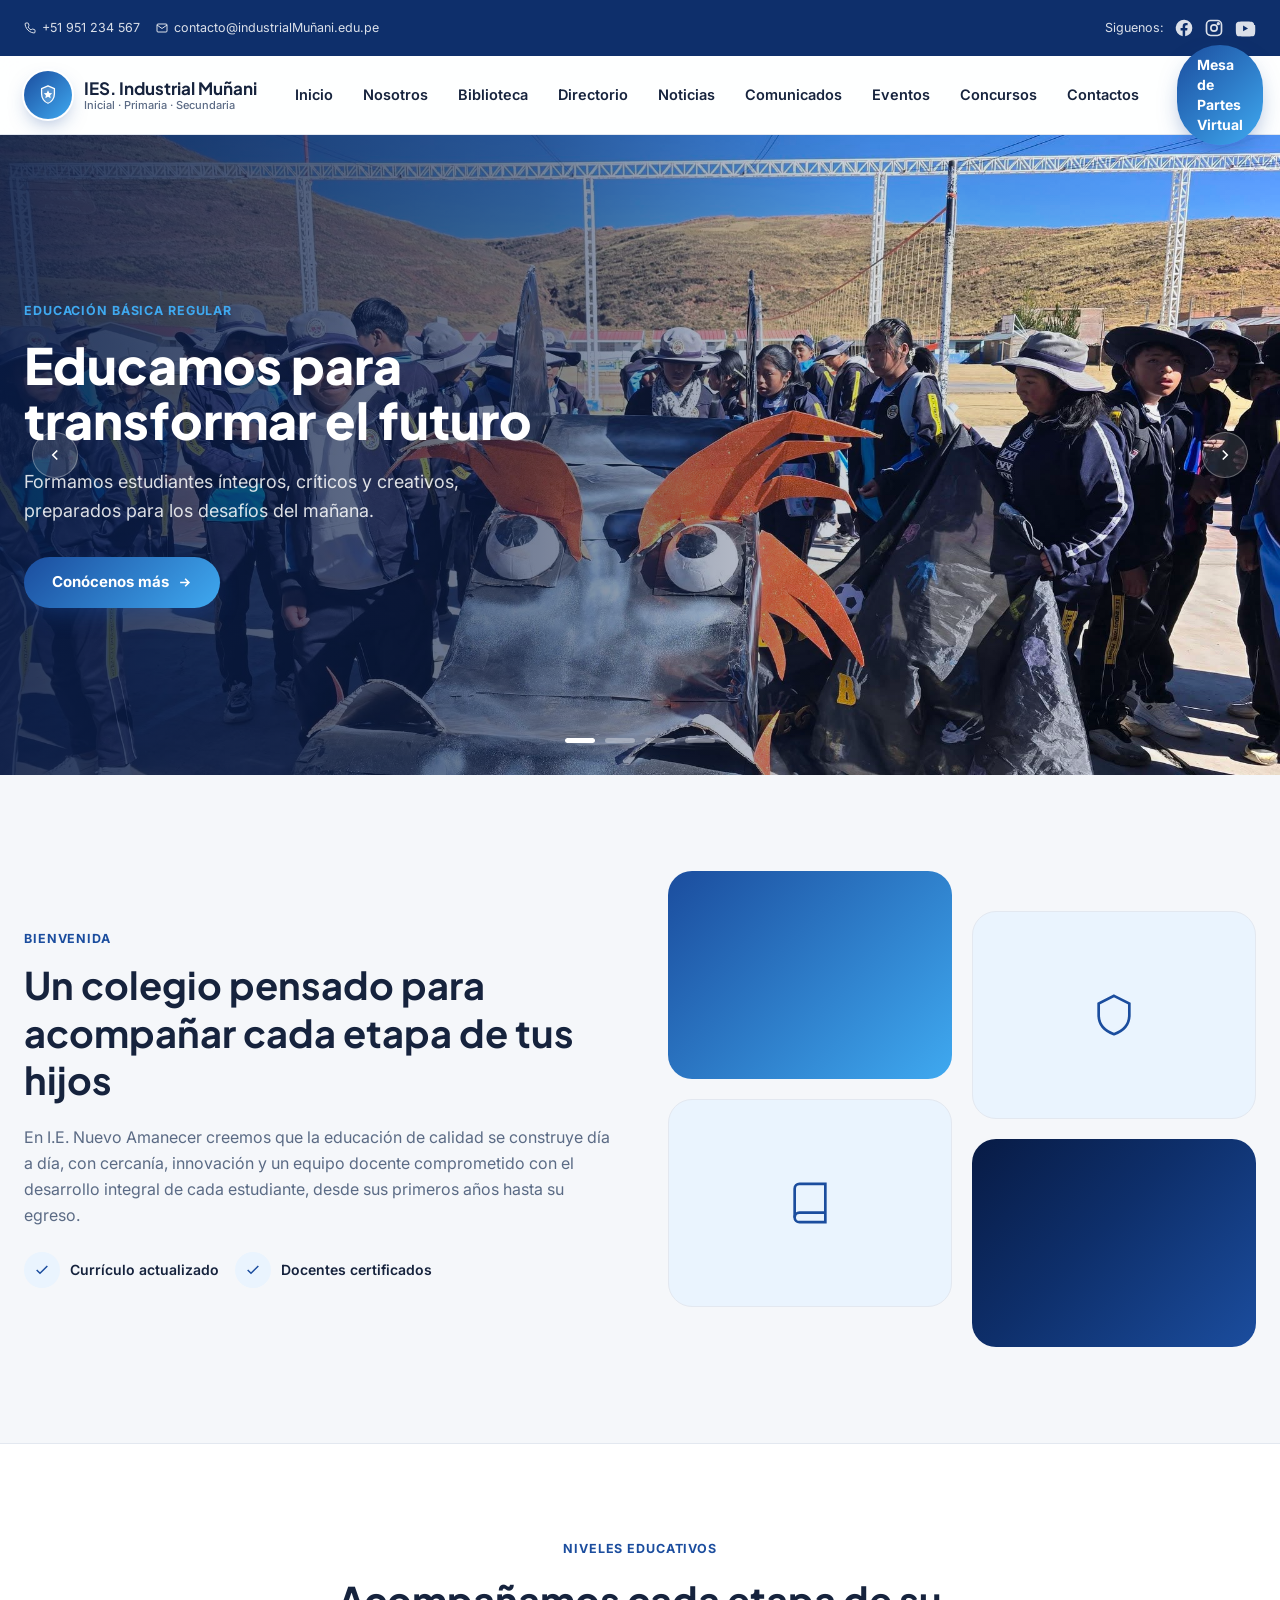
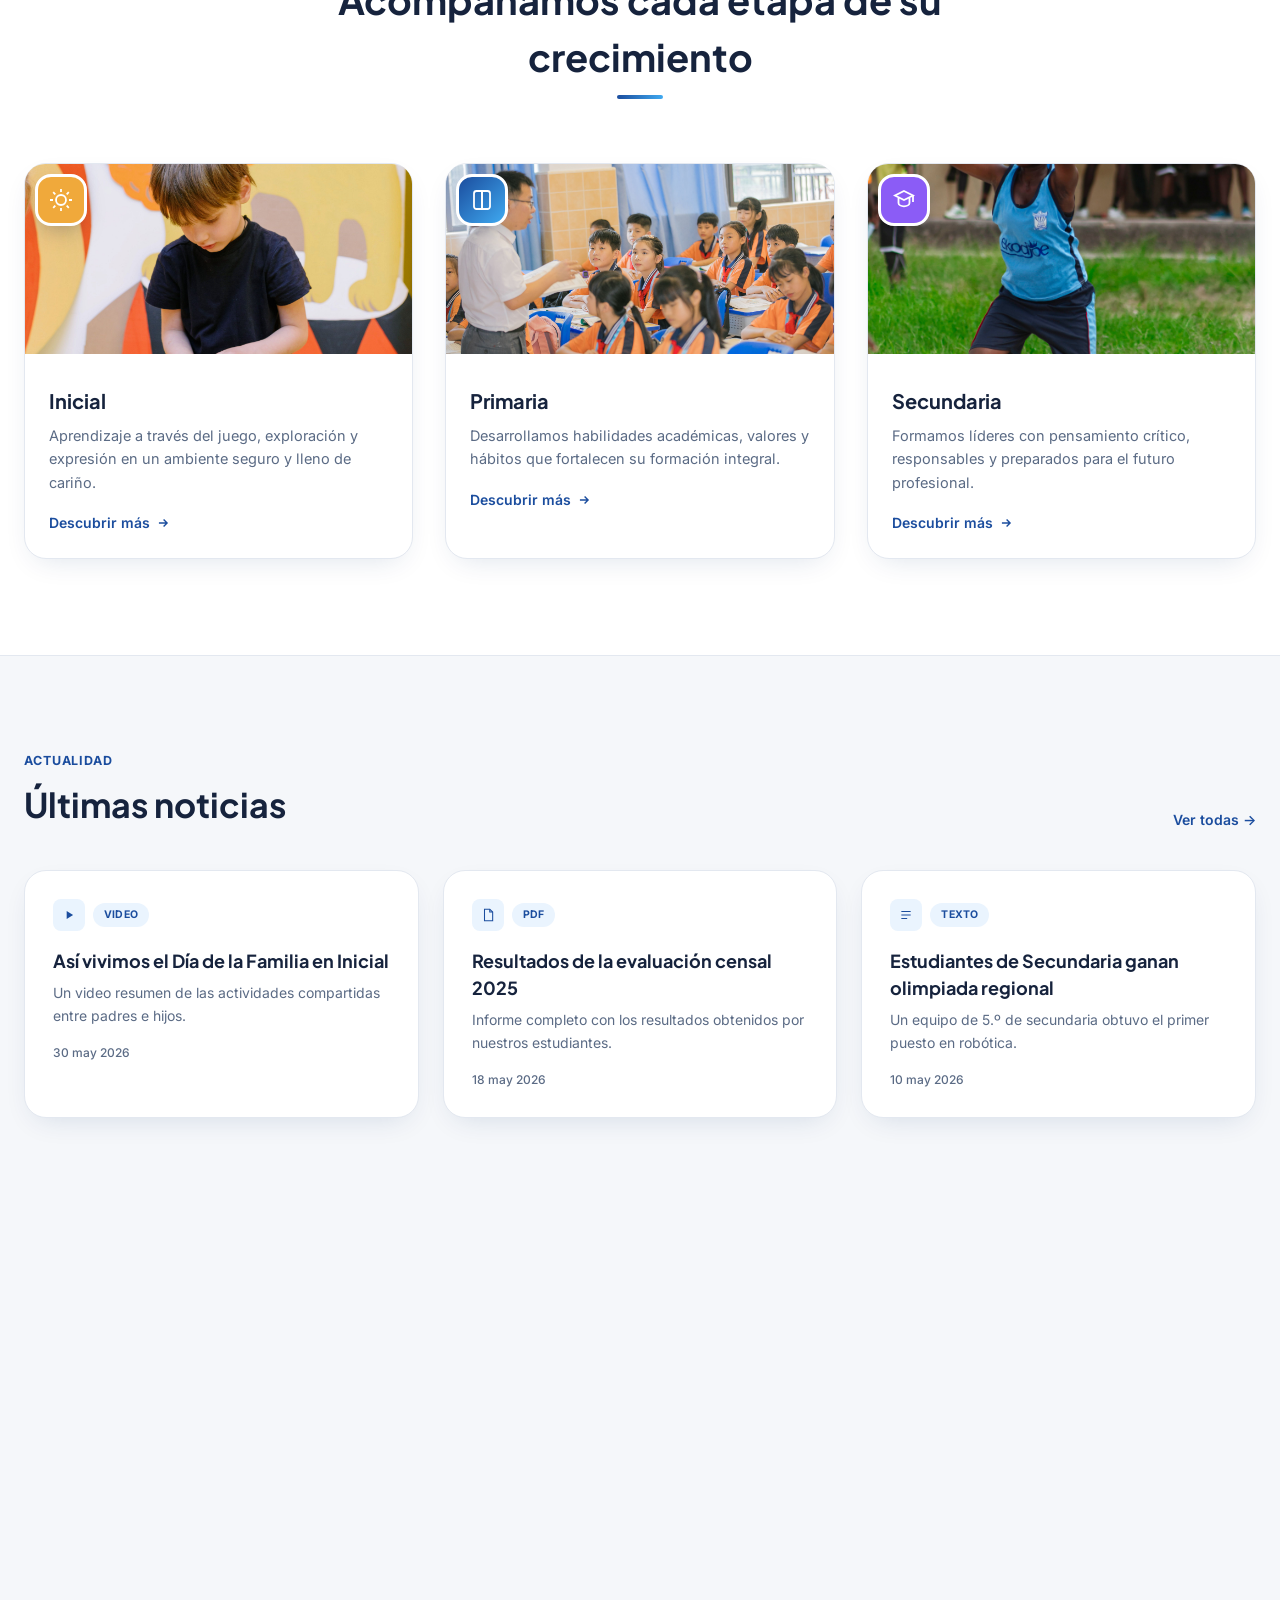
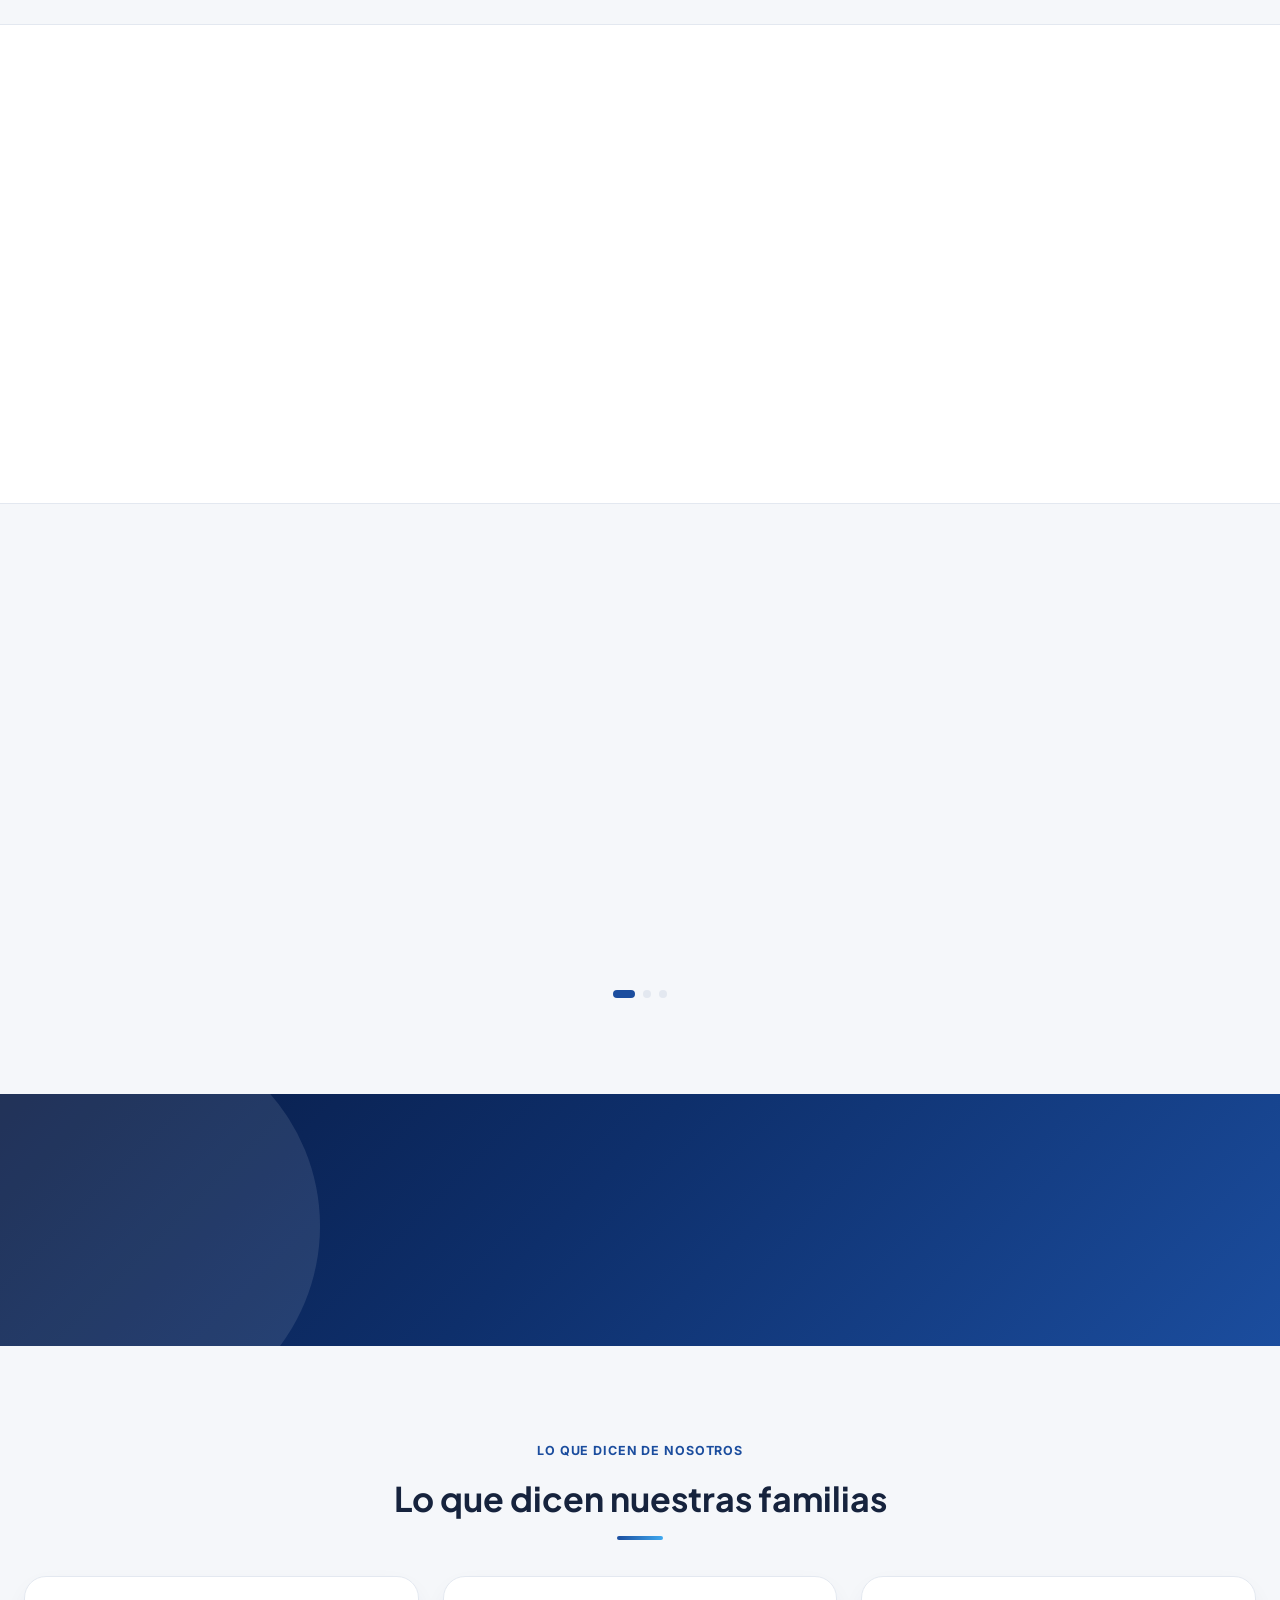
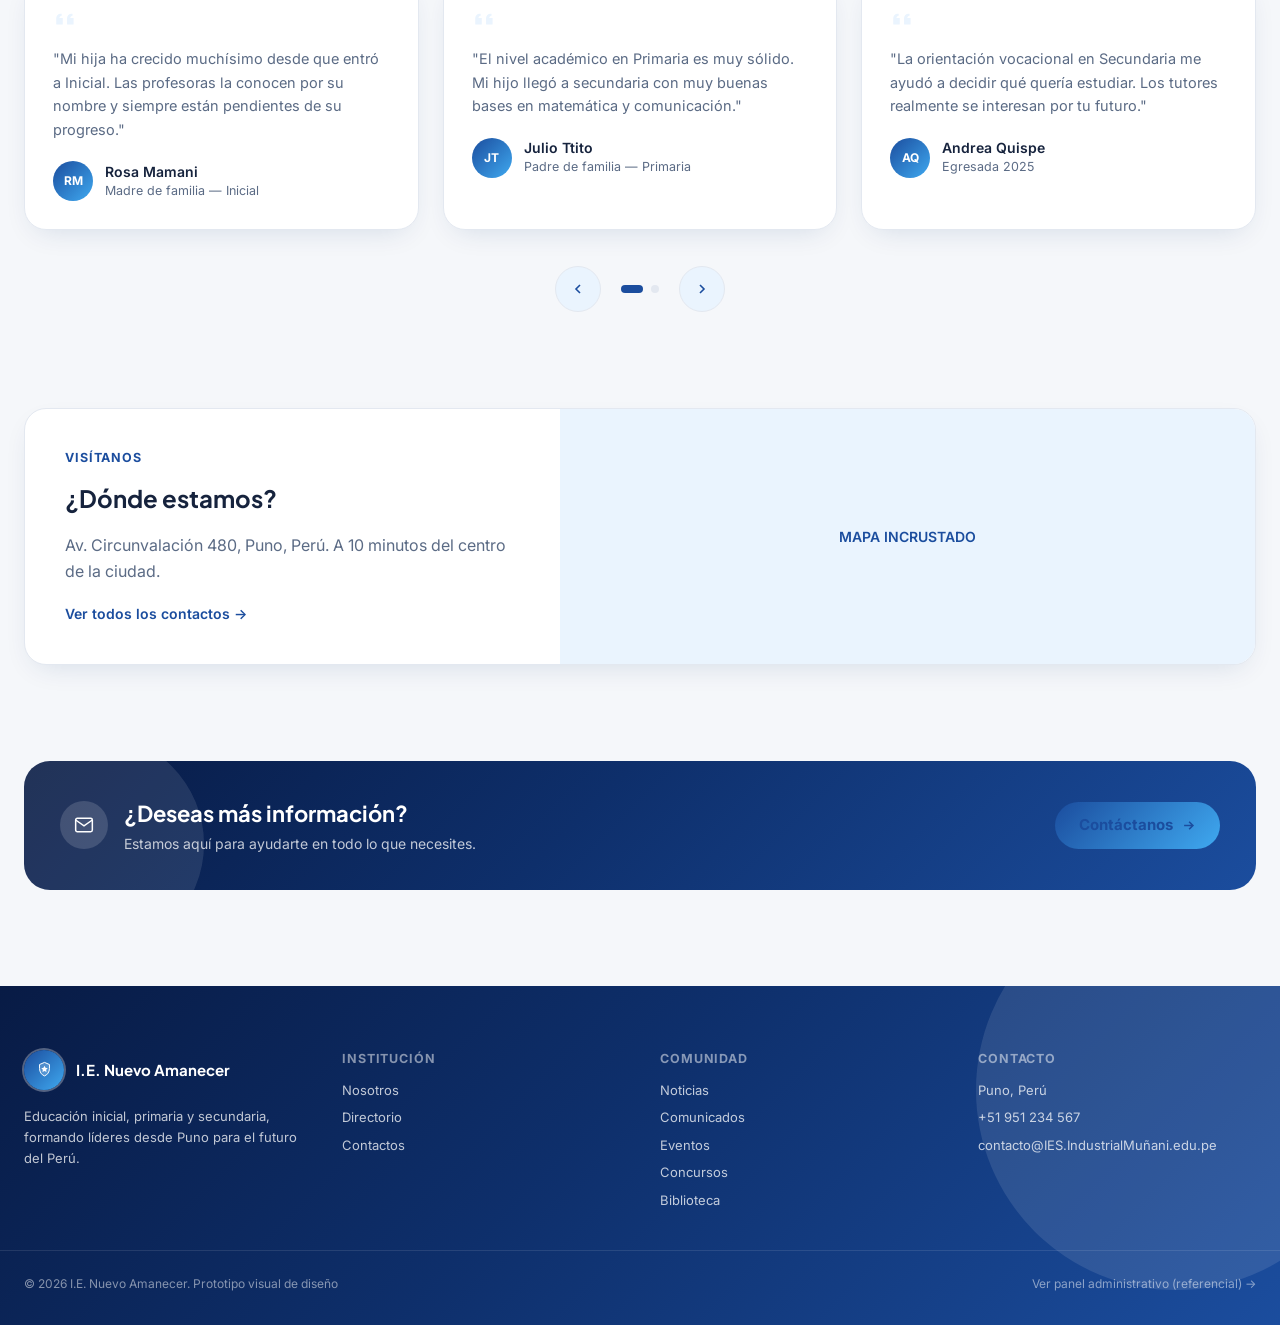
<file: index.html>
<!DOCTYPE html>
<html lang="es">
<head>
<meta charset="UTF-8">
<meta name="viewport" content="width=device-width, initial-scale=1.0">
<title>I.E. Nuevo Amanecer — Inicio (Prototipo)</title>
<link rel="preconnect" href="https://fonts.googleapis.com">
<link href="https://fonts.googleapis.com/css2?family=Plus+Jakarta+Sans:wght@500;600;700;800&family=Inter:wght@400;500;600;700&display=swap" rel="stylesheet">
<link rel="stylesheet" href="assets/tailwind.css">
<link rel="stylesheet" href="assets/styles.css">
</head>
<body class="antialiased">

<a href="#contenido" class="sr-only focus:not-sr-only focus:absolute focus:top-2 focus:left-2 focus:bg-white focus:px-3 focus:py-2 focus:rounded-md focus:z-50">Saltar al contenido</a>

<!-- <div class="bg-[var(--blue-deep)] text-white text-center text-[12px] sm:text-[13px] py-2 px-4">
  PROTOTIPO VISUAL DE DISEÑO — sin backend, autenticación ni datos reales
</div> -->

<!-- Utility bar -->
<div class="bg-[var(--blue-dark)] text-white/85">
  <div class="max-w-7xl mx-auto px-4 sm:px-6 h-14 flex items-center justify-between text-[12.5px]">
    <div class="flex items-center gap-4">
      <span class="hidden sm:flex items-center gap-1.5"><svg width="12" height="12" viewBox="0 0 24 24" fill="none" stroke="currentColor" stroke-width="2"><path d="M22 16.9v3a2 2 0 0 1-2.2 2 19.8 19.8 0 0 1-8.6-3 19.5 19.5 0 0 1-6-6 19.8 19.8 0 0 1-3-8.7A2 2 0 0 1 4.1 2h3a2 2 0 0 1 2 1.7c.1 1 .4 2 .7 3a2 2 0 0 1-.5 2.1L8 10a16 16 0 0 0 6 6l1.3-1.3a2 2 0 0 1 2-.5c1 .3 2 .5 3 .7a2 2 0 0 1 1.7 2z"/></svg>+51 951 234 567</span>
      <span class="hidden sm:flex items-center gap-1.5"><svg width="12" height="12" viewBox="0 0 24 24" fill="none" stroke="currentColor" stroke-width="2"><rect x="2" y="4" width="20" height="16" rx="2"/><path d="M2 6l10 7L22 6"/></svg>contacto@industrialMuñani.edu.pe</span>
    </div>
    <div class="flex items-center gap-2.5">
      <span>Siguenos:</span>
      <a href="#" aria-label="Facebook" class="hover:text-white"><svg width="20" height="20" viewBox="0 0 24 24" fill="currentColor"><path d="M22 12a10 10 0 1 0-11.6 9.9v-7H7.9V12h2.5V9.8c0-2.5 1.5-3.9 3.7-3.9 1.1 0 2.2.2 2.2.2v2.5h-1.3c-1.2 0-1.6.8-1.6 1.6V12h2.8l-.4 2.9h-2.4v7A10 10 0 0 0 22 12z"/></svg></a>
      <a href="#" aria-label="Instagram" class="hover:text-white"><svg width="20" height="20" viewBox="0 0 24 24" fill="none" stroke="currentColor" stroke-width="2"><rect x="3" y="3" width="18" height="18" rx="5"/><circle cx="12" cy="12" r="3.8"/><circle cx="17.2" cy="6.8" r="1"/></svg></a>
      <a href="#" aria-label="YouTube" class="hover:text-white"><svg width="22" height="22" viewBox="0 0 24 24" fill="currentColor"><path d="M22 8.6s-.2-1.6-.9-2.3c-.8-.9-1.7-.9-2.2-1C15.6 5 12 5 12 5s-3.6 0-6.9.3c-.5.1-1.4.1-2.2 1-.7.7-.9 2.3-.9 2.3S2 10.4 2 12.3v1.8c0 1.9.2 3.7.2 3.7s.2 1.6.9 2.3c.8.9 1.9.9 2.4 1 1.7.2 7.5.3 7.5.3s3.6 0 6.9-.3c.5-.1 1.4-.1 2.2-1 .7-.7.9-2.3.9-2.3s.2-1.9.2-3.7v-1.8c0-1.9-.2-3.7-.2-3.7zM9.9 15.6V9.4l5.4 3.1z"/></svg></a>
    </div>
  </div>
</div>

<!-- Header -->
<header class="sticky top-0 z-50 bg-white/90 backdrop-blur-md border-b border-[var(--gray-line)]">
  <div class="max-w-8xl mx-auto px-4 sm:px-6 h-[78px] flex items-center justify-between gap-6">
    <a href="index.html" class="flex items-center gap-3 shrink-0">
      <div class="w-12 h-12 rounded-full bg-gradient-sky flex items-center justify-center ring-2 ring-white shadow-[0_8px_20px_-6px_rgba(27,77,158,0.5)]">
        <svg width="22" height="22" viewBox="0 0 24 24" fill="none"><path d="M12 2l7 3v5.5c0 5-3 9.3-7 10.5-4-1.2-7-5.5-7-10.5V5z" fill="white" opacity="0.18"/><path d="M12 2l7 3v5.5c0 5-3 9.3-7 10.5-4-1.2-7-5.5-7-10.5V5z" stroke="white" stroke-width="1.4" stroke-linejoin="round"/><path d="M12 6.8l1.4 2.9 3.2.4-2.3 2.2.6 3.2L12 14l-2.9 1.5.6-3.2-2.3-2.2 3.2-.4z" fill="white"/></svg>
      </div>
      <div class="leading-tight">
        <p class="font-display font-bold text-[17px] text-[var(--ink)]">IES. Industrial Muñani</p>
        <p class="text-[11px] text-[var(--ink-soft)] font-medium">Inicial · Primaria · Secundaria</p>
      </div>
    </a>
    <nav class="hidden lg:flex items-center gap-0.5 font-semibold text-[14.5px] text-[var(--ink)]">      
      <a href="index.html" class="px-3.5 py-2 rounded-lg hover:bg-[var(--sky-light)] hover:text-[var(--blue)]">Inicio</a>
      <a href="nosotros.html" class="px-3.5 py-2 rounded-lg hover:bg-[var(--sky-light)] hover:text-[var(--blue)]">Nosotros</a>
      <a href="biblioteca.html" class="px-3.5 py-2 rounded-lg hover:bg-[var(--sky-light)] hover:text-[var(--blue)]">Biblioteca</a>
      <a href="directorio.html" class="px-3.5 py-2 rounded-lg hover:bg-[var(--sky-light)] hover:text-[var(--blue)]">Directorio</a>
      <a href="noticias.html" class="px-3.5 py-2 rounded-lg hover:bg-[var(--sky-light)] hover:text-[var(--blue)]">Noticias</a>
      <a href="comunicados.html" class="px-3.5 py-2 rounded-lg hover:bg-[var(--sky-light)] hover:text-[var(--blue)]">Comunicados</a>
      <a href="eventos.html" class="px-3.5 py-2 rounded-lg hover:bg-[var(--sky-light)] hover:text-[var(--blue)]">Eventos</a>
      <a href="concursos.html" class="px-3.5 py-2 rounded-lg hover:bg-[var(--sky-light)] hover:text-[var(--blue)]">Concursos</a>
      <a href="contactos.html" class="px-3.5 py-2 rounded-lg hover:bg-[var(--sky-light)] hover:text-[var(--blue)]">Contactos</a>
    </nav>

    <div class="flex items-center gap-3">
      <a href="mesa-de-partes.html" class="hidden sm:inline-flex btn-primary rounded-full px-5 py-2.5 text-sm">Mesa de Partes Virtual</a>
      <button data-menu-toggle aria-expanded="false" aria-controls="mobile-nav" class="lg:hidden w-10 h-10 flex items-center justify-center rounded-lg border border-[var(--gray-line)]">
        <svg width="18" height="18" viewBox="0 0 24 24" fill="none" stroke="currentColor" stroke-width="2"><path d="M4 7h16M4 12h16M4 17h16"/></svg>
      </button>
    </div>
  </div>

  <div id="mobile-nav" data-mobile-nav class="hidden lg:hidden border-t border-[var(--gray-line)] bg-white px-4 sm:px-6 py-4 space-y-1 text-[15px] font-semibold">
    <a href="index.html" class="block px-3 py-2.5 rounded-lg hover:bg-[var(--sky-light)]">Inicio</a>
    <a href="nosotros.html" class="block px-3 py-2.5 rounded-lg hover:bg-[var(--sky-light)]">Nosotros</a>
    <a href="biblioteca.html" class="block px-3 py-2.5 rounded-lg hover:bg-[var(--sky-light)]">Biblioteca</a>
    <a href="directorio.html" class="block px-3 py-2.5 rounded-lg hover:bg-[var(--sky-light)]">Directorio</a>
    <a href="noticias.html" class="block px-3 py-2.5 rounded-lg hover:bg-[var(--sky-light)]">Noticias</a>
    <a href="comunicados.html" class="block px-3 py-2.5 rounded-lg hover:bg-[var(--sky-light)]">Comunicados</a>
    <a href="eventos.html" class="block px-3 py-2.5 rounded-lg hover:bg-[var(--sky-light)]">Eventos</a>
    <a href="concursos.html" class="block px-3 py-2.5 rounded-lg hover:bg-[var(--sky-light)]">Concursos</a>
    <a href="contactos.html" class="block px-3 py-2.5 rounded-lg hover:bg-[var(--sky-light)]">Contactos</a>
    <a href="mesa-de-partes.html" class="block mt-2 btn-primary rounded-full px-4 py-2.5 text-center">Mesa de Partes Virtual</a>
  </div>
</header>

<main id="contenido">

  <!-- ================= HERO SLIDER ================= -->
  <section data-hero-slider class="hero-slider bg-gradient-blue">
    <!-- Slide 1 -->
    <div data-slide class="hero-slide is-active">
      <div class="hero-slide-bg overflow-hidden bg-[var(--blue-deep)]">
        <div class="hero-photo-bg"><img src="assets/images/hero-1.jpg" alt="Estudiantes de I.E. Nuevo Amanecer"></div>
        <div class="hero-overlay"></div>
      </div>
      <div class="max-w-7xl mx-auto px-4 sm:px-6 w-full relative z-10">
        <div class="max-w-xl">
          <p class="eyebrow !text-[var(--sky)] mb-4">Educación básica regular</p>
          <h1 class="font-display text-[32px] sm:text-[50px] font-extrabold text-white leading-[1.1] mb-5">Educamos para transformar el futuro</h1>
          <p class="text-white/85 text-[16px] sm:text-[18px] leading-relaxed mb-8 max-w-lg">Formamos estudiantes íntegros, críticos y creativos, preparados para los desafíos del mañana.</p>
          <a href="nosotros.html" class="btn-primary rounded-full px-7 py-3.5 text-[15px] inline-flex items-center gap-2">Conócenos más <svg width="15" height="15" viewBox="0 0 24 24" fill="none" stroke="currentColor" stroke-width="2.6"><path d="M5 12h14M13 6l6 6-6 6"/></svg></a>
        </div>
      </div>
    </div>

    <!-- Slide 2 -->
    <div data-slide class="hero-slide">
      <div class="hero-slide-bg overflow-hidden bg-[var(--blue-deep)]">
        <div class="hero-photo-bg"><img src="assets/images/hero-2.jpg" alt="Estudiantes de Inicial, Primaria y Secundaria"></div>
        <div class="hero-overlay"></div>
      </div>
      <div class="max-w-7xl mx-auto px-4 sm:px-6 w-full relative z-10">
        <div class="max-w-xl">
          <p class="eyebrow !text-[var(--sky)] mb-4">Tres etapas, una sola comunidad</p>
          <h1 class="font-display text-[32px] sm:text-[50px] font-extrabold text-white leading-[1.1] mb-5">Inicial, Primaria y Secundaria</h1>
          <p class="text-white/85 text-[16px] sm:text-[18px] leading-relaxed mb-8 max-w-lg">Acompañamos a cada estudiante en cada etapa de su formación, con docentes especializados por nivel.</p>
          <a href="#niveles" class="btn-primary rounded-full px-7 py-3.5 text-[15px] inline-flex items-center gap-2">Ver niveles educativos <svg width="15" height="15" viewBox="0 0 24 24" fill="none" stroke="currentColor" stroke-width="2.6"><path d="M5 12h14M13 6l6 6-6 6"/></svg></a>
        </div>
      </div>
    </div>

    <!-- Slide 3 -->
    <div data-slide class="hero-slide">
      <div class="hero-slide-bg overflow-hidden bg-[var(--blue-deep)]">
        <div class="hero-photo-bg"><img src="assets/images/hero-3.jpg" alt="Excelencia académica en I.E. Nuevo Amanecer"></div>
        <div class="hero-overlay"></div>
      </div>
      <div class="max-w-7xl mx-auto px-4 sm:px-6 w-full relative z-10">
        <div class="max-w-xl">
          <p class="eyebrow !text-[var(--sky)] mb-4">Resultados que hablan</p>
          <h1 class="font-display text-[32px] sm:text-[50px] font-extrabold text-white leading-[1.1] mb-5">Excelencia académica</h1>
          <p class="text-white/85 text-[16px] sm:text-[18px] leading-relaxed mb-8 max-w-lg">Más de tres décadas formando estudiantes con altos estándares académicos y valores sólidos.</p>
          <a href="#contadores" class="btn-primary rounded-full px-7 py-3.5 text-[15px] inline-flex items-center gap-2">Ver nuestros resultados <svg width="15" height="15" viewBox="0 0 24 24" fill="none" stroke="currentColor" stroke-width="2.6"><path d="M5 12h14M13 6l6 6-6 6"/></svg></a>
        </div>
      </div>
    </div>

    <!-- Slide 4 -->
    <div data-slide class="hero-slide">
      <div class="hero-slide-bg overflow-hidden bg-[var(--blue-deep)]">
        <div class="hero-photo-bg"><img src="assets/images/hero-4.jpg" alt="Liderazgo estudiantil en I.E. Nuevo Amanecer"></div>
        <div class="hero-overlay"></div>
      </div>
      <div class="max-w-7xl mx-auto px-4 sm:px-6 w-full relative z-10">
        <div class="max-w-xl">
          <p class="eyebrow !text-[var(--sky)] mb-4">Proyecto de vida</p>
          <h1 class="font-display text-[32px] sm:text-[50px] font-extrabold text-white leading-[1.1] mb-5">Formamos líderes</h1>
          <p class="text-white/85 text-[16px] sm:text-[18px] leading-relaxed mb-8 max-w-lg">Desarrollamos habilidades de liderazgo, pensamiento crítico y compromiso social en cada estudiante.</p>
          <a href="mesa-de-partes.html" class="btn-primary rounded-full px-7 py-3.5 text-[15px] inline-flex items-center gap-2">Mesa de partes virtual <svg width="15" height="15" viewBox="0 0 24 24" fill="none" stroke="currentColor" stroke-width="2.6"><path d="M5 12h14M13 6l6 6-6 6"/></svg></a>
        </div>
      </div>
    </div>

    <!-- Edge arrows -->
    <button data-slide-prev class="hero-arrow absolute left-4 sm:left-8 top-1/2 -translate-y-1/2 z-20" aria-label="Banner anterior">
      <svg width="18" height="18" viewBox="0 0 24 24" fill="none" stroke="currentColor" stroke-width="2.2"><path d="M15 18l-6-6 6-6"/></svg>
    </button>
    <button data-slide-next class="hero-arrow absolute right-4 sm:right-8 top-1/2 -translate-y-1/2 z-20" aria-label="Banner siguiente">
      <svg width="18" height="18" viewBox="0 0 24 24" fill="none" stroke="currentColor" stroke-width="2.2"><path d="M9 18l6-6-6-6"/></svg>
    </button>

    <!-- Dots -->
    <div class="absolute bottom-8 left-0 right-0 z-20 flex justify-center gap-2.5" role="tablist" aria-label="Banners">
      <button data-slide-dot class="hero-dot is-active" aria-label="Banner 1"></button>
      <button data-slide-dot class="hero-dot" aria-label="Banner 2"></button>
      <button data-slide-dot class="hero-dot" aria-label="Banner 3"></button>
      <button data-slide-dot class="hero-dot" aria-label="Banner 4"></button>
    </div>
  </section>

  <!-- ================= BIENVENIDA ================= -->
  <section class="max-w-7xl mx-auto px-4 sm:px-6 py-20 sm:py-24 grid lg:grid-cols-2 gap-14 items-center">
    <div data-reveal>
      <p class="eyebrow mb-3">Bienvenida</p>
      <h2 class="font-display text-[30px] sm:text-[38px] font-bold text-[var(--ink)] mb-5 leading-tight">Un colegio pensado para acompañar cada etapa de tus hijos</h2>
      <p class="text-[var(--ink-soft)] text-[16px] leading-relaxed mb-6">En I.E. Nuevo Amanecer creemos que la educación de calidad se construye día a día, con cercanía, innovación y un equipo docente comprometido con el desarrollo integral de cada estudiante, desde sus primeros años hasta su egreso.</p>
      <div class="flex flex-wrap gap-4">
        <div class="flex items-center gap-2.5"><div class="w-9 h-9 rounded-full bg-[var(--sky-light)] flex items-center justify-center"><svg width="16" height="16" viewBox="0 0 24 24" fill="none" stroke="var(--blue)" stroke-width="2.2"><path d="M20 6L9 17l-5-5"/></svg></div><span class="text-sm font-semibold text-[var(--ink)]">Currículo actualizado</span></div>
        <div class="flex items-center gap-2.5"><div class="w-9 h-9 rounded-full bg-[var(--sky-light)] flex items-center justify-center"><svg width="16" height="16" viewBox="0 0 24 24" fill="none" stroke="var(--blue)" stroke-width="2.2"><path d="M20 6L9 17l-5-5"/></svg></div><span class="text-sm font-semibold text-[var(--ink)]">Docentes certificados</span></div>
      </div>
    </div>
    <div data-reveal class="grid grid-cols-2 gap-5">
      <div class="rounded-[24px] h-52 bg-gradient-sky float-slow"></div>
      <div class="rounded-[24px] h-52 mt-10 bg-[var(--sky-light)] border border-[var(--gray-line)] flex items-center justify-center">
        <svg width="46" height="46" viewBox="0 0 24 24" fill="none" stroke="var(--blue)" stroke-width="1.4"><path d="M12 2l8 4v6c0 5-3.4 8.4-8 10-4.6-1.6-8-5-8-10V6z"/></svg>
      </div>
      <div class="rounded-[24px] h-52 -mt-10 bg-[var(--sky-light)] border border-[var(--gray-line)] flex items-center justify-center">
        <svg width="46" height="46" viewBox="0 0 24 24" fill="none" stroke="var(--blue)" stroke-width="1.4"><path d="M4 19.5A2.5 2.5 0 0 1 6.5 17H20"/><path d="M6.5 2H20v20H6.5A2.5 2.5 0 0 1 4 19.5v-15A2.5 2.5 0 0 1 6.5 2z"/></svg>
      </div>
      <div class="rounded-[24px] h-52 bg-gradient-blue"></div>
    </div>
  </section>

  <!-- ================= NIVELES ================= -->
  <section id="niveles" class="bg-white py-20 sm:py-24 border-y border-[var(--gray-line)]">
    <div class="max-w-7xl mx-auto px-4 sm:px-6">
      <div class="text-center max-w-2xl mx-auto mb-16" data-reveal>
        <p class="eyebrow mb-3">Niveles educativos</p>
        <h2 class="font-display text-[30px] sm:text-[38px] font-bold text-[var(--ink)]">Acompañamos cada etapa de su crecimiento</h2>
        <span class="heading-accent center"></span>
      </div>
      <div class="grid sm:grid-cols-3 gap-8">
        <div data-reveal class="card card-hover rounded-[22px] ">
          <div class="nivel-photo mb-8">
            <img src="assets/images/nivel-inicial.jpg" alt="Estudiantes del nivel Inicial">
            <div class="nivel-icon-float" style="background:#F0A93B"><svg width="24" height="24" viewBox="0 0 24 24" fill="none" stroke="#fff" stroke-width="1.8"><circle cx="12" cy="12" r="5"/><path d="M12 1v3M12 20v3M4.2 4.2l2.1 2.1M17.7 17.7l2.1 2.1M1 12h3M20 12h3M4.2 19.8l2.1-2.1M17.7 6.3l2.1-2.1"/></svg></div>
          </div>
          <div class="p-6 pt-0">
          <h3 class="font-display text-[20px] font-bold text-[var(--ink)] mb-2">Inicial</h3>
          <p class="text-[var(--ink-soft)] text-[14.5px] leading-relaxed mb-4">Aprendizaje a través del juego, exploración y expresión en un ambiente seguro y lleno de cariño.</p>
          <a href="nosotros.html" class="text-[var(--blue)] font-semibold text-sm inline-flex items-center gap-1.5 hover:gap-2.5 transition-all">Descubrir más <svg width="14" height="14" viewBox="0 0 24 24" fill="none" stroke="currentColor" stroke-width="2.4"><path d="M5 12h14M13 6l6 6-6 6"/></svg></a>
          </div>

        </div>
        <div data-reveal class="card card-hover rounded-[22px]">
          <div class="nivel-photo mb-8">
            <img src="assets/images/nivel-primaria.jpg" alt="Estudiantes del nivel Primaria">
            <div class="nivel-icon-float bg-gradient-sky"><svg width="24" height="24" viewBox="0 0 24 24" fill="none" stroke="#fff" stroke-width="1.8"><path d="M4 5.5A2.5 2.5 0 0 1 6.5 3H12v18H6.5A2.5 2.5 0 0 1 4 18.5z"/><path d="M20 5.5A2.5 2.5 0 0 0 17.5 3H12v18h5.5a2.5 2.5 0 0 0 2.5-2.5z"/></svg></div>
          </div>
           <div class="p-6 pt-0">
          <h3 class="font-display text-[20px] font-bold text-[var(--ink)] mb-2">Primaria</h3>
          <p class="text-[var(--ink-soft)] text-[14.5px] leading-relaxed mb-4">Desarrollamos habilidades académicas, valores y hábitos que fortalecen su formación integral.</p>
          <a href="nosotros.html" class="text-[var(--blue)] font-semibold text-sm inline-flex items-center gap-1.5 hover:gap-2.5 transition-all">Descubrir más <svg width="14" height="14" viewBox="0 0 24 24" fill="none" stroke="currentColor" stroke-width="2.4"><path d="M5 12h14M13 6l6 6-6 6"/></svg></a>
        </div>
        </div>
        <div data-reveal class="card card-hover rounded-[22px]">
          <div class="nivel-photo mb-8">
            <img src="assets/images/nivel-secundaria.jpg" alt="Estudiantes del nivel Secundaria">
            <div class="nivel-icon-float" style="background:#8B5CF6"><svg width="24" height="24" viewBox="0 0 24 24" fill="none" stroke="#fff" stroke-width="1.8"><path d="M12 3l9 4.5-9 4.5-9-4.5z"/><path d="M6.5 9.7V15c0 1.8 2.5 3.3 5.5 3.3s5.5-1.5 5.5-3.3V9.7"/><path d="M21 8v6"/></svg></div>
          </div>
          <div class="p-6 pt-0">
          <h3 class="font-display text-[20px] font-bold text-[var(--ink)] mb-2">Secundaria</h3>
          <p class="text-[var(--ink-soft)] text-[14.5px] leading-relaxed mb-4">Formamos líderes con pensamiento crítico, responsables y preparados para el futuro profesional.</p>
          <a href="nosotros.html" class="text-[var(--blue)] font-semibold text-sm inline-flex items-center gap-1.5 hover:gap-2.5 transition-all">Descubrir más <svg width="14" height="14" viewBox="0 0 24 24" fill="none" stroke="currentColor" stroke-width="2.4"><path d="M5 12h14M13 6l6 6-6 6"/></svg></a>
        </div>
        </div>
      </div>
    </div>
  </section>

  <!-- ================= NOTICIAS ================= -->
  <section class="max-w-7xl mx-auto px-4 sm:px-6 pt-20 sm:pt-24">
    <div class="flex items-end justify-between mb-10 flex-wrap gap-3" data-reveal>
      <div><p class="eyebrow mb-2">Actualidad</p><h2 class="font-display text-[28px] sm:text-[34px] font-bold text-[var(--ink)]">Últimas noticias</h2></div>
      <a href="noticias.html" class="text-[var(--blue)] font-semibold text-sm hover:underline">Ver todas →</a>
    </div>
    <div class="grid sm:grid-cols-3 gap-6">
      <a href="noticias.html" data-reveal class="card card-hover rounded-[22px] p-7 block">
        <div class="flex items-center gap-2 mb-4"><span class="w-8 h-8 rounded-lg bg-[var(--sky-light)] flex items-center justify-center shrink-0"><svg width="14" height="14" viewBox="0 0 24 24" fill="var(--blue)"><path d="M8 5v14l11-7z"/></svg></span><span class="badge badge-blue">Video</span></div>
        <h3 class="font-display text-[18px] font-bold text-[var(--ink)] mb-2">Así vivimos el Día de la Familia en Inicial</h3>
        <p class="text-[14px] text-[var(--ink-soft)] leading-relaxed mb-4">Un video resumen de las actividades compartidas entre padres e hijos.</p>
        <p class="text-[12px] text-[var(--ink-soft)] font-medium">30 may 2026</p>
      </a>
      <a href="noticias.html" data-reveal class="card card-hover rounded-[22px] p-7 block">
        <div class="flex items-center gap-2 mb-4"><span class="w-8 h-8 rounded-lg bg-[var(--sky-light)] flex items-center justify-center shrink-0"><svg width="14" height="14" viewBox="0 0 24 24" fill="none" stroke="var(--blue)" stroke-width="1.8"><path d="M6 2h9l5 5v15H6z"/><path d="M15 2v5h5"/></svg></span><span class="badge badge-blue">PDF</span></div>
        <h3 class="font-display text-[18px] font-bold text-[var(--ink)] mb-2">Resultados de la evaluación censal 2025</h3>
        <p class="text-[14px] text-[var(--ink-soft)] leading-relaxed mb-4">Informe completo con los resultados obtenidos por nuestros estudiantes.</p>
        <p class="text-[12px] text-[var(--ink-soft)] font-medium">18 may 2026</p>
      </a>
      <a href="noticias.html" data-reveal class="card card-hover rounded-[22px] p-7 block">
        <div class="flex items-center gap-2 mb-4"><span class="w-8 h-8 rounded-lg bg-[var(--sky-light)] flex items-center justify-center shrink-0"><svg width="14" height="14" viewBox="0 0 24 24" fill="none" stroke="var(--blue)" stroke-width="1.8"><path d="M4 6h16M4 12h16M4 18h10"/></svg></span><span class="badge badge-blue">Texto</span></div>
        <h3 class="font-display text-[18px] font-bold text-[var(--ink)] mb-2">Estudiantes de Secundaria ganan olimpiada regional</h3>
        <p class="text-[14px] text-[var(--ink-soft)] leading-relaxed mb-4">Un equipo de 5.º de secundaria obtuvo el primer puesto en robótica.</p>
        <p class="text-[12px] text-[var(--ink-soft)] font-medium">10 may 2026</p>
      </a>
    </div>
  </section>

  <!-- ================= COMUNICADOS ================= -->
  <section class="max-w-7xl mx-auto px-4 sm:px-6 py-20 sm:py-24">
    <div class="flex items-end justify-between mb-10 flex-wrap gap-3" data-reveal>
      <div><p class="eyebrow mb-2">Al día</p><h2 class="font-display text-[28px] sm:text-[34px] font-bold text-[var(--ink)]">Últimos comunicados</h2></div>
      <a href="comunicados.html" class="text-[var(--blue)] font-semibold text-sm hover:underline">Ver todos →</a>
    </div>
    <div class="grid sm:grid-cols-3 gap-6">
      <div data-reveal class="card card-hover rounded-[22px] p-7">
        <span class="badge badge-gray mb-4">General</span>
        <h3 class="font-display text-[18px] font-bold text-[var(--ink)] mb-2">Matrícula 2027 — cronograma</h3>
        <p class="text-[14px] text-[var(--ink-soft)] leading-relaxed mb-4">Se comunica el cronograma de matrícula y ratificación para los tres niveles.</p>
        <p class="text-[12px] text-[var(--ink-soft)] font-medium">02 mar 2026</p>
      </div>
      <div data-reveal class="card card-hover rounded-[22px] p-7">
        <span class="badge badge-blue mb-4">Primaria</span>
        <h3 class="font-display text-[18px] font-bold text-[var(--ink)] mb-2">Entrega de libretas — I bimestre</h3>
        <p class="text-[14px] text-[var(--ink-soft)] leading-relaxed mb-4">La entrega se realizará por aula, según el horario publicado en el panel.</p>
        <p class="text-[12px] text-[var(--ink-soft)] font-medium">28 abr 2026</p>
      </div>
      <div data-reveal class="card card-hover rounded-[22px] p-7">
        <span class="badge badge-violet mb-4">Secundaria</span>
        <h3 class="font-display text-[18px] font-bold text-[var(--ink)] mb-2">Charla de orientación vocacional</h3>
        <p class="text-[14px] text-[var(--ink-soft)] leading-relaxed mb-4">Dirigida a estudiantes de 4.º y 5.º de secundaria, con invitados de institutos locales.</p>
        <p class="text-[12px] text-[var(--ink-soft)] font-medium">15 may 2026</p>
      </div>
    </div>
  </section>

  <!-- ================= EVENTOS + CONCURSOS ================= -->
  <section class="bg-white py-20 sm:py-24 border-y border-[var(--gray-line)]">
    <div class="max-w-7xl mx-auto px-4 sm:px-6 grid lg:grid-cols-2 gap-14">
      <div data-reveal>
        <div class="flex items-end justify-between mb-8"><h2 class="font-display text-[24px] sm:text-[28px] font-bold text-[var(--ink)]">Próximos eventos</h2><a href="eventos.html" class="text-[var(--blue)] font-semibold text-sm hover:underline">Ver todos →</a></div>
        <div class="space-y-4">
          <div class="card rounded-2xl p-5 flex items-center gap-4"><div class="w-14 h-14 rounded-xl bg-gradient-sky flex flex-col items-center justify-center shrink-0"><span class="text-[10px] font-bold text-white">JUL</span><span class="text-[18px] font-bold text-white">18</span></div><div class="min-w-0"><p class="font-bold text-[var(--ink)] text-[15px] truncate">Festival de talentos — Inicial</p><p class="text-[13px] text-[var(--ink-soft)]">Patio principal, 10:00 a.m.</p></div></div>
          <div class="card rounded-2xl p-5 flex items-center gap-4"><div class="w-14 h-14 rounded-xl bg-gradient-sky flex flex-col items-center justify-center shrink-0"><span class="text-[10px] font-bold text-white">JUL</span><span class="text-[18px] font-bold text-white">24</span></div><div class="min-w-0"><p class="font-bold text-[var(--ink)] text-[15px] truncate">Olimpiada interna de matemática</p><p class="text-[13px] text-[var(--ink-soft)]">Aulas de Primaria</p></div></div>
        </div>
      </div>
      <div data-reveal>
        <div class="flex items-end justify-between mb-8"><h2 class="font-display text-[24px] sm:text-[28px] font-bold text-[var(--ink)]">Próximos concursos</h2><a href="concursos.html" class="text-[var(--blue)] font-semibold text-sm hover:underline">Ver todos →</a></div>
        <div class="space-y-4">
          <div class="card rounded-2xl p-5 flex items-center justify-between gap-4"><div class="flex items-center gap-4"><div class="w-11 h-11 rounded-xl bg-[var(--sky-light)] flex items-center justify-center shrink-0"><svg width="18" height="18" viewBox="0 0 24 24" fill="none" stroke="var(--blue)" stroke-width="1.8"><path d="M12 2l2.6 6.6L21 9l-5 4.5L17.5 21 12 17l-5.5 4L8 13.5 3 9l6.4-.4z"/></svg></div><p class="font-bold text-[var(--ink)] text-[15px]">Concurso de oratoria "Voces de Puno"</p></div><span class="badge badge-green shrink-0">Abierto</span></div>
          <div class="card rounded-2xl p-5 flex items-center justify-between gap-4"><div class="flex items-center gap-4"><div class="w-11 h-11 rounded-xl bg-[var(--sky-light)] flex items-center justify-center shrink-0"><svg width="18" height="18" viewBox="0 0 24 24" fill="none" stroke="var(--blue)" stroke-width="1.8"><path d="M12 2l2.6 6.6L21 9l-5 4.5L17.5 21 12 17l-5.5 4L8 13.5 3 9l6.4-.4z"/></svg></div><p class="font-bold text-[var(--ink)] text-[15px]">Olimpiada interna de matemática</p></div><span class="badge badge-green shrink-0">Abierto</span></div>
        </div>
      </div>
    </div>
  </section>

  <!-- ================= GALERÍA ================= -->
  <section class="max-w-7xl mx-auto px-4 sm:px-6 py-20 sm:py-24">
    <div class="text-center max-w-2xl mx-auto mb-12" data-reveal>
      <p class="eyebrow mb-3">Vida escolar</p>
      <h2 class="font-display text-[30px] sm:text-[38px] font-bold text-[var(--ink)]">Momentos que nos inspiran</h2>
      <span class="heading-accent center"></span>
    </div>
    <div class="grid grid-cols-2 sm:grid-cols-5 gap-4 mb-8">
      <div data-reveal class="gallery-item h-44 sm:h-52"><img class="gallery-ph h-full" src="assets/images/galeria-1.jpg" alt="Feria de ciencias"><div class="gallery-overlay"><p class="text-white font-semibold text-[13px]">Feria de ciencias</p></div></div>
      <div data-reveal class="gallery-item h-44 sm:h-52"><img class="gallery-ph h-full" src="assets/images/galeria-2.jpg" alt="Deportes"><div class="gallery-overlay"><p class="text-white font-semibold text-[13px]">Deportes</p></div></div>
      <div data-reveal class="gallery-item h-44 sm:h-52"><img class="gallery-ph h-full" src="assets/images/galeria-3.jpg" alt="Aniversario"><div class="gallery-overlay"><p class="text-white font-semibold text-[13px]">Aniversario</p></div></div>
      <div data-reveal class="gallery-item h-44 sm:h-52"><img class="gallery-ph h-full" src="assets/images/galeria-4.jpg" alt="Oratoria"><div class="gallery-overlay"><p class="text-white font-semibold text-[13px]">Oratoria</p></div></div>
      <div data-reveal class="gallery-item h-44 sm:h-52 col-span-2 sm:col-span-1"><img class="gallery-ph h-full" src="assets/images/galeria-5.jpg" alt="Graduación 2025"><div class="gallery-overlay"><p class="text-white font-semibold text-[13px]">Graduación 2025</p></div></div>
    </div>
    <div class="flex justify-center gap-2">
      <span class="testi-dot is-active"></span><span class="testi-dot"></span><span class="testi-dot"></span>
    </div>
  </section>

  <!-- ================= CONTADORES ================= -->
  <section id="contadores" class="bg-gradient-blue py-20 relative overflow-hidden">
    <svg class="absolute -left-20 -bottom-20 opacity-10" width="400" height="400" viewBox="0 0 400 400"><circle cx="200" cy="200" r="200" fill="#fff"/></svg>
    <div class="max-w-7xl mx-auto px-4 sm:px-6 grid grid-cols-2 lg:grid-cols-4 gap-8 text-center relative z-10">
      <div data-reveal><p class="font-display counter-num text-[38px] sm:text-[46px] font-extrabold text-white"><span data-counter="670">0</span>+</p><p class="text-[13px] text-white/70 font-medium mt-1">Estudiantes</p></div>
      <div data-reveal><p class="font-display counter-num text-[38px] sm:text-[46px] font-extrabold text-white"><span data-counter="48">0</span></p><p class="text-[13px] text-white/70 font-medium mt-1">Docentes</p></div>
      <div data-reveal><p class="font-display counter-num text-[38px] sm:text-[46px] font-extrabold text-white"><span data-counter="30">0</span>+</p><p class="text-[13px] text-white/70 font-medium mt-1">Años de experiencia</p></div>
      <div data-reveal><p class="font-display counter-num text-[38px] sm:text-[46px] font-extrabold text-white"><span data-counter="15">0</span></p><p class="text-[13px] text-white/70 font-medium mt-1">Premios y reconocimientos</p></div>
    </div>
  </section>

  <!-- ================= TESTIMONIOS ================= -->
  <section class="max-w-7xl mx-auto px-4 sm:px-6 py-20 sm:py-24 text-center">
    <p class="eyebrow mb-3">Lo que dicen de nosotros</p>
    <h2 class="font-display text-[28px] sm:text-[34px] font-bold text-[var(--ink)] mb-3">Lo que dicen nuestras familias</h2>
    <span class="heading-accent center mb-9"></span>
    <div data-testi-slider class="relative">
      <div data-slide class="testi-slide is-active">
        <div class="grid sm:grid-cols-3 gap-6">
          <div class="card rounded-[20px] p-7 text-left">
            <svg width="26" height="26" viewBox="0 0 24 24" fill="var(--sky-light)" class="mb-4"><path d="M7 8c-2.2 0-4 1.8-4 4v6h6v-6H6c0-1.1.9-2 2-2V8zm10 0c-2.2 0-4 1.8-4 4v6h6v-6h-3c0-1.1.9-2 2-2V8z"/></svg>
            <p class="text-[14.5px] text-[var(--ink-soft)] leading-relaxed mb-5">"Mi hija ha crecido muchísimo desde que entró a Inicial. Las profesoras la conocen por su nombre y siempre están pendientes de su progreso."</p>
            <div class="flex items-center gap-3"><div class="w-10 h-10 rounded-full bg-gradient-sky flex items-center justify-center text-white text-[12px] font-bold shrink-0">RM</div><div><p class="font-semibold text-[var(--ink)] text-sm">Rosa Mamani</p><p class="text-[12.5px] text-[var(--ink-soft)]">Madre de familia — Inicial</p></div></div>
          </div>
          <div class="card rounded-[20px] p-7 text-left">
            <svg width="26" height="26" viewBox="0 0 24 24" fill="var(--sky-light)" class="mb-4"><path d="M7 8c-2.2 0-4 1.8-4 4v6h6v-6H6c0-1.1.9-2 2-2V8zm10 0c-2.2 0-4 1.8-4 4v6h6v-6h-3c0-1.1.9-2 2-2V8z"/></svg>
            <p class="text-[14.5px] text-[var(--ink-soft)] leading-relaxed mb-5">"El nivel académico en Primaria es muy sólido. Mi hijo llegó a secundaria con muy buenas bases en matemática y comunicación."</p>
            <div class="flex items-center gap-3"><div class="w-10 h-10 rounded-full bg-gradient-sky flex items-center justify-center text-white text-[12px] font-bold shrink-0">JT</div><div><p class="font-semibold text-[var(--ink)] text-sm">Julio Ttito</p><p class="text-[12.5px] text-[var(--ink-soft)]">Padre de familia — Primaria</p></div></div>
          </div>
          <div class="card rounded-[20px] p-7 text-left">
            <svg width="26" height="26" viewBox="0 0 24 24" fill="var(--sky-light)" class="mb-4"><path d="M7 8c-2.2 0-4 1.8-4 4v6h6v-6H6c0-1.1.9-2 2-2V8zm10 0c-2.2 0-4 1.8-4 4v6h6v-6h-3c0-1.1.9-2 2-2V8z"/></svg>
            <p class="text-[14.5px] text-[var(--ink-soft)] leading-relaxed mb-5">"La orientación vocacional en Secundaria me ayudó a decidir qué quería estudiar. Los tutores realmente se interesan por tu futuro."</p>
            <div class="flex items-center gap-3"><div class="w-10 h-10 rounded-full bg-gradient-sky flex items-center justify-center text-white text-[12px] font-bold shrink-0">AQ</div><div><p class="font-semibold text-[var(--ink)] text-sm">Andrea Quispe</p><p class="text-[12.5px] text-[var(--ink-soft)]">Egresada 2025</p></div></div>
          </div>
        </div>
      </div>
      <div data-slide class="testi-slide">
        <div class="grid sm:grid-cols-3 gap-6">
          <div class="card rounded-[20px] p-7 text-left">
            <svg width="26" height="26" viewBox="0 0 24 24" fill="var(--sky-light)" class="mb-4"><path d="M7 8c-2.2 0-4 1.8-4 4v6h6v-6H6c0-1.1.9-2 2-2V8zm10 0c-2.2 0-4 1.8-4 4v6h6v-6h-3c0-1.1.9-2 2-2V8z"/></svg>
            <p class="text-[14.5px] text-[var(--ink-soft)] leading-relaxed mb-5">"Lo que más valoro es la cercanía de los docentes. Siempre están dispuestos a conversar sobre el progreso de mi hijo."</p>
            <div class="flex items-center gap-3"><div class="w-10 h-10 rounded-full bg-gradient-sky flex items-center justify-center text-white text-[12px] font-bold shrink-0">LC</div><div><p class="font-semibold text-[var(--ink)] text-sm">Luz Ccama</p><p class="text-[12.5px] text-[var(--ink-soft)]">Madre de familia — Primaria</p></div></div>
          </div>
          <div class="card rounded-[20px] p-7 text-left">
            <svg width="26" height="26" viewBox="0 0 24 24" fill="var(--sky-light)" class="mb-4"><path d="M7 8c-2.2 0-4 1.8-4 4v6h6v-6H6c0-1.1.9-2 2-2V8zm10 0c-2.2 0-4 1.8-4 4v6h6v-6h-3c0-1.1.9-2 2-2V8z"/></svg>
            <p class="text-[14.5px] text-[var(--ink-soft)] leading-relaxed mb-5">"Egresé hace cinco años y sigo en contacto con mis profesores. Esa cercanía marcó la diferencia en mi formación."</p>
            <div class="flex items-center gap-3"><div class="w-10 h-10 rounded-full bg-gradient-sky flex items-center justify-center text-white text-[12px] font-bold shrink-0">DV</div><div><p class="font-semibold text-[var(--ink)] text-sm">Diego Vilca</p><p class="text-[12.5px] text-[var(--ink-soft)]">Egresado 2020</p></div></div>
          </div>
          <div class="card rounded-[20px] p-7 text-left">
            <svg width="26" height="26" viewBox="0 0 24 24" fill="var(--sky-light)" class="mb-4"><path d="M7 8c-2.2 0-4 1.8-4 4v6h6v-6H6c0-1.1.9-2 2-2V8zm10 0c-2.2 0-4 1.8-4 4v6h6v-6h-3c0-1.1.9-2 2-2V8z"/></svg>
            <p class="text-[14.5px] text-[var(--ink-soft)] leading-relaxed mb-5">"El acompañamiento en Inicial fue clave para que mi hijo se adaptara con confianza a su primer año escolar."</p>
            <div class="flex items-center gap-3"><div class="w-10 h-10 rounded-full bg-gradient-sky flex items-center justify-center text-white text-[12px] font-bold shrink-0">PQ</div><div><p class="font-semibold text-[var(--ink)] text-sm">Pedro Quispe</p><p class="text-[12.5px] text-[var(--ink-soft)]">Padre de familia — Inicial</p></div></div>
          </div>
        </div>
      </div>

      <div class="flex items-center justify-center gap-5 mt-9">
        <button data-slide-prev class="hero-arrow !bg-[var(--sky-light)] !border-[var(--gray-line)] !text-[var(--blue)]" aria-label="Testimonios anteriores">
          <svg width="16" height="16" viewBox="0 0 24 24" fill="none" stroke="currentColor" stroke-width="2.4"><path d="M15 18l-6-6 6-6"/></svg>
        </button>
        <div class="flex gap-2">
          <button data-slide-dot class="testi-dot is-active" aria-label="Página 1"></button>
          <button data-slide-dot class="testi-dot" aria-label="Página 2"></button>
        </div>
        <button data-slide-next class="hero-arrow !bg-[var(--sky-light)] !border-[var(--gray-line)] !text-[var(--blue)]" aria-label="Más testimonios">
          <svg width="16" height="16" viewBox="0 0 24 24" fill="none" stroke="currentColor" stroke-width="2.4"><path d="M9 18l6-6-6-6"/></svg>
        </button>
      </div>
    </div>
  </section>

  <!-- ================= MAPA ================= -->
  <section class="max-w-7xl mx-auto px-4 sm:px-6 pb-20 sm:pb-24">
    <div class="card rounded-[28px] overflow-hidden grid lg:grid-cols-[1fr,1.3fr]">
      <div class="p-8 sm:p-10 flex flex-col justify-center">
        <p class="eyebrow mb-3">Visítanos</p>
        <h3 class="font-display text-[24px] font-bold text-[var(--ink)] mb-4">¿Dónde estamos?</h3>
        <p class="text-[var(--ink-soft)] leading-relaxed mb-5">Av. Circunvalación 480, Puno, Perú. A 10 minutos del centro de la ciudad.</p>
        <a href="contactos.html" class="text-[var(--blue)] font-semibold text-sm hover:underline">Ver todos los contactos →</a>
      </div>
      <div class="h-64 lg:h-auto bg-[var(--sky-light)] flex items-center justify-center text-sm font-semibold text-[var(--blue)]">MAPA INCRUSTADO</div>
    </div>
  </section>
  <!-- ================= CTA ================= -->
  <section class="max-w-7xl mx-auto px-4 sm:px-6 pb-20 sm:pb-24">
    <div data-reveal class="bg-gradient-blue rounded-[26px] p-7 sm:p-9 flex flex-col sm:flex-row items-center justify-between gap-6 relative overflow-hidden">
      <svg class="absolute -left-10 -bottom-16 opacity-10" width="220" height="220" viewBox="0 0 220 220"><circle cx="110" cy="110" r="110" fill="#fff"/></svg>
      <div class="flex items-center gap-4 relative z-10 text-center sm:text-left">
        <div class="w-12 h-12 rounded-full bg-white/15 items-center justify-center shrink-0 hidden sm:flex"><svg width="20" height="20" viewBox="0 0 24 24" fill="none" stroke="#fff" stroke-width="1.8"><rect x="2" y="4" width="20" height="16" rx="2"/><path d="M2 6l10 7L22 6"/></svg></div>
        <div><p class="font-display text-[20px] sm:text-[22px] font-bold text-white">¿Deseas más información?</p><p class="text-white/75 text-sm mt-1">Estamos aquí para ayudarte en todo lo que necesites.</p></div>
      </div>
      <a href="contactos.html" class="btn-primary !bg-white !text-[var(--blue)] rounded-full px-6 py-3 text-[15px] inline-flex items-center gap-2 relative z-10 shrink-0" style="box-shadow:none">Contáctanos <svg width="15" height="15" viewBox="0 0 24 24" fill="none" stroke="currentColor" stroke-width="2.6"><path d="M5 12h14M13 6l6 6-6 6"/></svg></a>
    </div>
  </section>

</main>

<!-- ================= FOOTER ================= -->
<footer class="bg-gradient-blue text-white/75 pt-16 pb-8 relative overflow-hidden">
  <svg class="absolute -right-24 -top-24 opacity-10" width="400" height="400" viewBox="0 0 400 400"><circle cx="200" cy="200" r="200" fill="#fff"/></svg>
  <div class="max-w-7xl mx-auto px-4 sm:px-6 grid sm:grid-cols-2 lg:grid-cols-4 gap-10 mb-10 relative z-10">
    <div>
      <div class="flex items-center gap-3 mb-4">
        <div class="w-10 h-10 rounded-full bg-gradient-sky flex items-center justify-center ring-2 ring-white/30"><svg width="17" height="17" viewBox="0 0 24 24" fill="none"><path d="M12 2l7 3v5.5c0 5-3 9.3-7 10.5-4-1.2-7-5.5-7-10.5V5z" fill="white" opacity="0.18"/><path d="M12 2l7 3v5.5c0 5-3 9.3-7 10.5-4-1.2-7-5.5-7-10.5V5z" stroke="white" stroke-width="1.4" stroke-linejoin="round"/><path d="M12 6.8l1.4 2.9 3.2.4-2.3 2.2.6 3.2L12 14l-2.9 1.5.6-3.2-2.3-2.2 3.2-.4z" fill="white"/></svg></div>
        <p class="font-display font-bold text-white text-[15px]">I.E. Nuevo Amanecer</p>
      </div>
      <p class="text-[13px] leading-relaxed">Educación inicial, primaria y secundaria, formando líderes desde Puno para el futuro del Perú.</p>
    </div>
    <div><p class="eyebrow !text-white/50 mb-3">Institución</p><div class="space-y-2 text-[13px]"><a href="nosotros.html" class="block hover:text-white">Nosotros</a><a href="directorio.html" class="block hover:text-white">Directorio</a><a href="contactos.html" class="block hover:text-white">Contactos</a></div></div>
    <div><p class="eyebrow !text-white/50 mb-3">Comunidad</p><div class="space-y-2 text-[13px]"><a href="noticias.html" class="block hover:text-white">Noticias</a><a href="comunicados.html" class="block hover:text-white">Comunicados</a><a href="eventos.html" class="block hover:text-white">Eventos</a><a href="concursos.html" class="block hover:text-white">Concursos</a><a href="biblioteca.html" class="block hover:text-white">Biblioteca</a></div></div>
    <div><p class="eyebrow !text-white/50 mb-3">Contacto</p><div class="space-y-2 text-[13px]"><p>Puno, Perú</p><p>+51 951 234 567</p><p>contacto@IES.IndustrialMuñani.edu.pe</p></div></div>
  </div>
  <div class="max-w-7xl mx-auto px-4 sm:px-6 pt-6 border-t border-white/10 flex flex-wrap justify-between gap-3 text-[12px] text-white/50 relative z-10">
    <p>© 2026 I.E. Nuevo Amanecer. Prototipo visual de diseño</p>
    <a href="admin.html" class="hover:text-white">Ver panel administrativo (referencial) →</a>
  </div>
</footer>

<button data-scroll-top class="scroll-top-btn" aria-label="Volver arriba"><svg width="18" height="18" viewBox="0 0 24 24" fill="none" stroke="currentColor" stroke-width="2.4"><path d="M12 19V5M5 12l7-7 7 7"/></svg></button>

<script src="assets/script.js"></script>
</body>
</html>
</file>
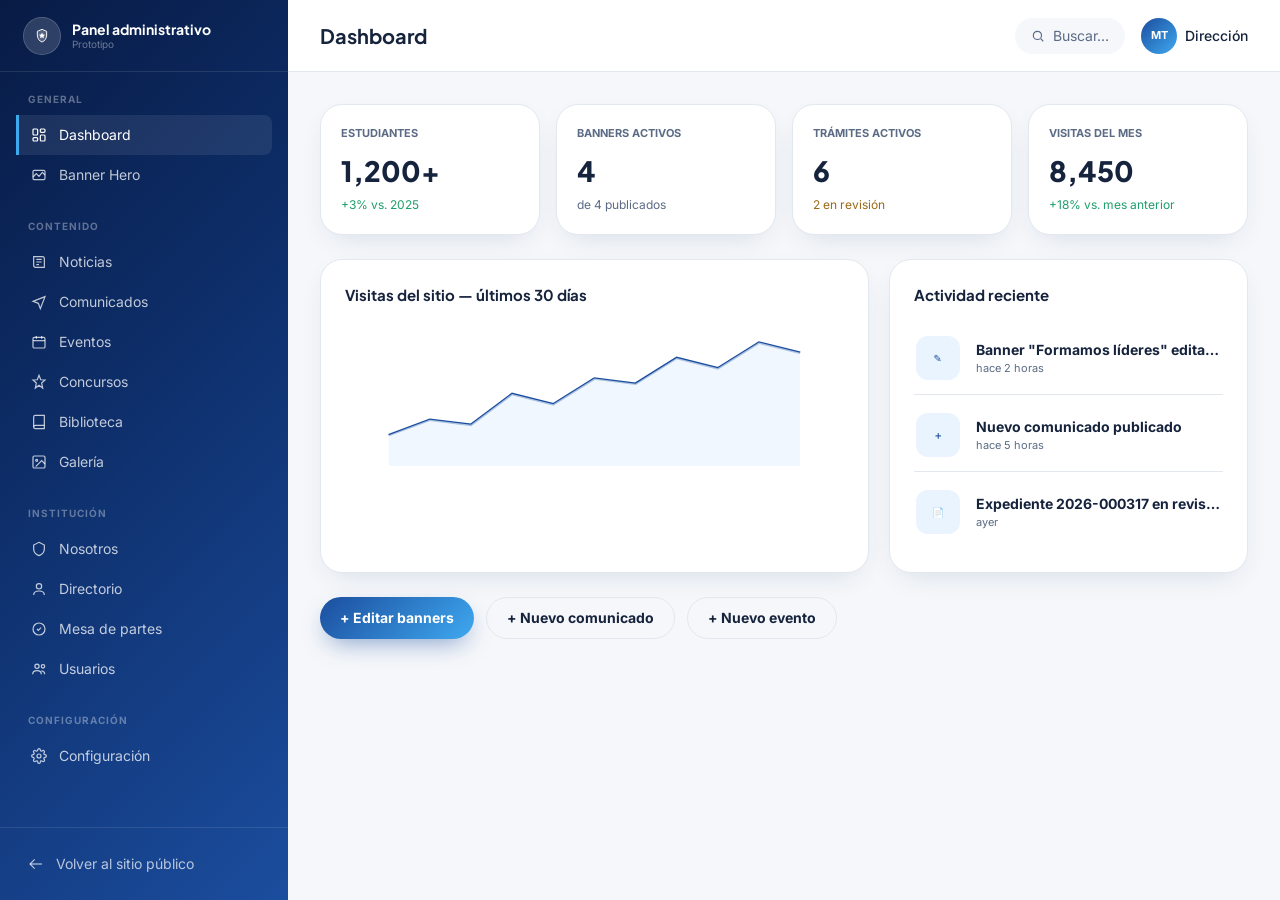
<file: admin.html>
<!DOCTYPE html>
<html lang="es">
<head>
<meta charset="UTF-8">
<meta name="viewport" content="width=device-width, initial-scale=1.0">
<title>Panel administrativo — IES. Industrial Muñani</title>
<link rel="preconnect" href="https://fonts.googleapis.com">
<link href="https://fonts.googleapis.com/css2?family=Plus+Jakarta+Sans:wght@500;600;700;800&family=Inter:wght@400;500;600;700&display=swap" rel="stylesheet">
<link rel="stylesheet" href="assets/tailwind.css">
<link rel="stylesheet" href="assets/styles.css">
</head>
<body class="antialiased bg-[var(--gray-light)]">

<div class="flex h-screen overflow-hidden">

  <div data-admin-backdrop class="hidden fixed inset-0 bg-black/40 z-40 lg:hidden"></div>

  <!-- ============ SIDEBAR ============ -->
  <aside data-mobile-admin-nav class="admin-sidebar hidden lg:flex w-72 bg-gradient-blue text-white/80 flex-col shrink-0">
    <div class="h-[72px] flex items-center gap-3 px-6 border-b border-white/10 shrink-0">
      <div class="w-9 h-9 rounded-full bg-white/15 flex items-center justify-center ring-1 ring-white/30"><svg width="16" height="16" viewBox="0 0 24 24" fill="none"><path d="M12 2l7 3v5.5c0 5-3 9.3-7 10.5-4-1.2-7-5.5-7-10.5V5z" fill="white" opacity="0.18"/><path d="M12 2l7 3v5.5c0 5-3 9.3-7 10.5-4-1.2-7-5.5-7-10.5V5z" stroke="white" stroke-width="1.4" stroke-linejoin="round"/><path d="M12 6.8l1.4 2.9 3.2.4-2.3 2.2.6 3.2L12 14l-2.9 1.5.6-3.2-2.3-2.2 3.2-.4z" fill="white"/></svg></div>
      <div class="leading-tight">
        <p class="font-display font-bold text-white text-[14px]">Panel administrativo</p>
        <p class="text-[10px] text-white/40">Prototipo</p>
      </div>
    </div>

    <nav class="flex-1 overflow-y-auto px-4 py-5 space-y-6">
      <div>
        <p class="text-[10px] font-bold uppercase tracking-widest text-white/35 px-3 mb-2">General</p>
        <a href="#" data-admin-link="dashboard" data-admin-title="Dashboard" class="admin-link is-active flex items-center gap-3 px-3 py-2.5 rounded-r-lg text-sm">
          <svg width="16" height="16" viewBox="0 0 24 24" fill="none" stroke="currentColor" stroke-width="1.8"><rect x="3" y="3" width="7" height="9" rx="1.5"/><rect x="14" y="3" width="7" height="5" rx="1.5"/><rect x="14" y="12" width="7" height="9" rx="1.5"/><rect x="3" y="16" width="7" height="5" rx="1.5"/></svg>
          Dashboard
        </a>
        <a href="#" data-admin-link="banner" data-admin-title="Banner Hero" class="admin-link flex items-center gap-3 px-3 py-2.5 rounded-r-lg text-sm">
          <svg width="16" height="16" viewBox="0 0 24 24" fill="none" stroke="currentColor" stroke-width="1.8"><rect x="3" y="5" width="18" height="14" rx="2"/><path d="M3 15l5-5 4 4 5-6 4 4"/></svg>
          Banner Hero
        </a>
      </div>

      <div>
        <p class="text-[10px] font-bold uppercase tracking-widest text-white/35 px-3 mb-2">Contenido</p>
        <a href="#" data-admin-link="noticias" data-admin-title="Noticias" class="admin-link flex items-center gap-3 px-3 py-2.5 rounded-r-lg text-sm">
          <svg width="16" height="16" viewBox="0 0 24 24" fill="none" stroke="currentColor" stroke-width="1.8"><path d="M4 4h13a3 3 0 0 1 3 3v13H7a3 3 0 0 1-3-3z"/><path d="M8 8h8M8 12h8M8 16h4"/></svg>
          Noticias
        </a>
        <a href="#" data-admin-link="comunicados" data-admin-title="Comunicados" class="admin-link flex items-center gap-3 px-3 py-2.5 rounded-r-lg text-sm">
          <svg width="16" height="16" viewBox="0 0 24 24" fill="none" stroke="currentColor" stroke-width="1.8"><path d="M3 11l18-7-7 18-3-8z"/></svg>
          Comunicados
        </a>
        <a href="#" data-admin-link="eventos" data-admin-title="Eventos" class="admin-link flex items-center gap-3 px-3 py-2.5 rounded-r-lg text-sm">
          <svg width="16" height="16" viewBox="0 0 24 24" fill="none" stroke="currentColor" stroke-width="1.8"><rect x="3" y="5" width="18" height="16" rx="2"/><line x1="3" y1="10" x2="21" y2="10"/><line x1="8" y1="3" x2="8" y2="7"/><line x1="16" y1="3" x2="16" y2="7"/></svg>
          Eventos
        </a>
        <a href="#" data-admin-link="concursos" data-admin-title="Concursos" class="admin-link flex items-center gap-3 px-3 py-2.5 rounded-r-lg text-sm">
          <svg width="16" height="16" viewBox="0 0 24 24" fill="none" stroke="currentColor" stroke-width="1.8"><path d="M12 2l2.6 6.6L21 9l-5 4.5L17.5 21 12 17l-5.5 4L8 13.5 3 9l6.4-.4z"/></svg>
          Concursos
        </a>
        <a href="#" data-admin-link="biblioteca" data-admin-title="Biblioteca" class="admin-link flex items-center gap-3 px-3 py-2.5 rounded-r-lg text-sm">
          <svg width="16" height="16" viewBox="0 0 24 24" fill="none" stroke="currentColor" stroke-width="1.8"><path d="M4 19.5A2.5 2.5 0 0 1 6.5 17H20"/><path d="M6.5 2H20v20H6.5A2.5 2.5 0 0 1 4 19.5v-15A2.5 2.5 0 0 1 6.5 2z"/></svg>
          Biblioteca
        </a>
        <a href="#" data-admin-link="galeria" data-admin-title="Galería" class="admin-link flex items-center gap-3 px-3 py-2.5 rounded-r-lg text-sm">
          <svg width="16" height="16" viewBox="0 0 24 24" fill="none" stroke="currentColor" stroke-width="1.8"><rect x="3" y="3" width="18" height="18" rx="2"/><circle cx="8.5" cy="9.5" r="1.5"/><path d="M21 15l-5-5-9 9"/></svg>
          Galería
        </a>
      </div>

      <div>
        <p class="text-[10px] font-bold uppercase tracking-widest text-white/35 px-3 mb-2">Institución</p>
        <a href="#" data-admin-link="nosotros" data-admin-title="Nosotros" class="admin-link flex items-center gap-3 px-3 py-2.5 rounded-r-lg text-sm">
          <svg width="16" height="16" viewBox="0 0 24 24" fill="none" stroke="currentColor" stroke-width="1.8"><path d="M12 2l8 4v6c0 5-3.4 8.4-8 10-4.6-1.6-8-5-8-10V6z"/></svg>
          Nosotros
        </a>
        <a href="#" data-admin-link="directorio" data-admin-title="Directorio" class="admin-link flex items-center gap-3 px-3 py-2.5 rounded-r-lg text-sm">
          <svg width="16" height="16" viewBox="0 0 24 24" fill="none" stroke="currentColor" stroke-width="1.8"><circle cx="12" cy="8" r="4"/><path d="M4 21c0-4 3.6-6 8-6s8 2 8 6"/></svg>
          Directorio
        </a>
        <a href="#" data-admin-link="mesadepartes" data-admin-title="Mesa de Partes" class="admin-link flex items-center gap-3 px-3 py-2.5 rounded-r-lg text-sm">
          <svg width="16" height="16" viewBox="0 0 24 24" fill="none" stroke="currentColor" stroke-width="1.8"><path d="M9 12l2 2 4-4"/><circle cx="12" cy="12" r="9"/></svg>
          Mesa de partes
        </a>
        <a href="#" data-admin-link="usuarios" data-admin-title="Usuarios" class="admin-link flex items-center gap-3 px-3 py-2.5 rounded-r-lg text-sm">
          <svg width="16" height="16" viewBox="0 0 24 24" fill="none" stroke="currentColor" stroke-width="1.8"><circle cx="9" cy="8" r="3.2"/><path d="M2.5 20c0-3.5 2.9-5.5 6.5-5.5s6.5 2 6.5 5.5"/><circle cx="18" cy="8" r="2.6"/><path d="M15.5 14.8c2.9.3 5 2.1 5 5.2"/></svg>
          Usuarios
        </a>
      </div>

      <div>
        <p class="text-[10px] font-bold uppercase tracking-widest text-white/35 px-3 mb-2">Configuración</p>
        <a href="#" data-admin-link="config" data-admin-title="Configuración" class="admin-link flex items-center gap-3 px-3 py-2.5 rounded-r-lg text-sm">
          <svg width="16" height="16" viewBox="0 0 24 24" fill="none" stroke="currentColor" stroke-width="1.8"><circle cx="12" cy="12" r="3"/><path d="M19.4 15a1.65 1.65 0 0 0 .33 1.82l.06.06a2 2 0 1 1-2.83 2.83l-.06-.06a1.65 1.65 0 0 0-1.82-.33 1.65 1.65 0 0 0-1 1.51V21a2 2 0 0 1-4 0v-.09A1.65 1.65 0 0 0 9 19.4a1.65 1.65 0 0 0-1.82.33l-.06.06a2 2 0 1 1-2.83-2.83l.06-.06A1.65 1.65 0 0 0 4.68 15a1.65 1.65 0 0 0-1.51-1H3a2 2 0 0 1 0-4h.09A1.65 1.65 0 0 0 4.6 9a1.65 1.65 0 0 0-.33-1.82l-.06-.06a2 2 0 1 1 2.83-2.83l.06.06A1.65 1.65 0 0 0 9 4.6a1.65 1.65 0 0 0 1-1.51V3a2 2 0 0 1 4 0v.09a1.65 1.65 0 0 0 1 1.51 1.65 1.65 0 0 0 1.82-.33l.06-.06a2 2 0 1 1 2.83 2.83l-.06.06A1.65 1.65 0 0 0 19.4 9a1.65 1.65 0 0 0 1.51 1H21a2 2 0 0 1 0 4h-.09a1.65 1.65 0 0 0-1.51 1z"/></svg>
          Configuración
        </a>
      </div>
    </nav>

    <div class="p-4 border-t border-white/10 shrink-0">
      <a href="index.html" class="flex items-center gap-3 px-3 py-2.5 rounded-lg hover:bg-white/5 text-sm text-white/70">
        <svg width="16" height="16" viewBox="0 0 24 24" fill="none" stroke="currentColor" stroke-width="1.8"><path d="M10 19l-7-7 7-7"/><path d="M3 12h18"/></svg>
        Volver al sitio público
      </a>
    </div>
  </aside>

  <!-- ============ MAIN ============ -->
  <div class="flex-1 flex flex-col overflow-hidden">
    <header class="h-[72px] bg-white border-b border-[var(--gray-line)] flex items-center justify-between px-5 sm:px-8 shrink-0">
      <div class="flex items-center gap-4">
        <button data-admin-menu-toggle class="lg:hidden w-9 h-9 rounded-lg border border-[var(--gray-line)] flex items-center justify-center" aria-label="Abrir menú">
          <svg width="16" height="16" viewBox="0 0 24 24" fill="none" stroke="currentColor" stroke-width="2"><path d="M4 7h16M4 12h16M4 17h16"/></svg>
        </button>
        <h1 data-admin-title class="font-display font-bold text-[18px] sm:text-[20px] text-[var(--ink)]">Dashboard</h1>
      </div>
      <div class="flex items-center gap-3 sm:gap-4">
        <div class="hidden sm:flex items-center gap-2 bg-[var(--gray-light)] rounded-full px-4 py-2">
          <svg width="14" height="14" viewBox="0 0 24 24" fill="none" stroke="var(--ink-soft)" stroke-width="2"><circle cx="11" cy="11" r="7"/><line x1="21" y1="21" x2="16.65" y2="16.65"/></svg>
          <span class="text-sm text-[var(--ink-soft)]">Buscar…</span>
        </div>
        <div class="flex items-center gap-2">
          <div class="w-9 h-9 rounded-full bg-gradient-sky flex items-center justify-center text-white text-[11px] font-bold">MT</div>
          <span class="hidden sm:inline text-sm font-medium text-[var(--ink)]">Dirección</span>
        </div>
      </div>
    </header>

    <div class="flex-1 overflow-y-auto p-5 sm:p-8">

      <!-- ================= DASHBOARD ================= -->
      <div data-admin-panel="dashboard">
        <div class="grid sm:grid-cols-2 lg:grid-cols-4 gap-4 mb-6">
          <div class="card rounded-2xl p-5"><p class="text-[11px] font-bold uppercase text-[var(--ink-soft)] mb-2">Estudiantes</p><p class="font-display font-extrabold text-[28px] text-[var(--ink)]">1,200+</p><p class="text-[12px] text-[var(--ok)] mt-1">+3% vs. 2025</p></div>
          <div class="card rounded-2xl p-5"><p class="text-[11px] font-bold uppercase text-[var(--ink-soft)] mb-2">Banners activos</p><p class="font-display font-extrabold text-[28px] text-[var(--ink)]">4</p><p class="text-[12px] text-[var(--ink-soft)] mt-1">de 4 publicados</p></div>
          <div class="card rounded-2xl p-5"><p class="text-[11px] font-bold uppercase text-[var(--ink-soft)] mb-2">Trámites activos</p><p class="font-display font-extrabold text-[28px] text-[var(--ink)]">6</p><p class="text-[12px] text-[#9A6A17] mt-1">2 en revisión</p></div>
          <div class="card rounded-2xl p-5"><p class="text-[11px] font-bold uppercase text-[var(--ink-soft)] mb-2">Visitas del mes</p><p class="font-display font-extrabold text-[28px] text-[var(--ink)]">8,450</p><p class="text-[12px] text-[var(--ok)] mt-1">+18% vs. mes anterior</p></div>
        </div>

        <div class="grid lg:grid-cols-5 gap-5 mb-6">
          <div class="lg:col-span-3 card rounded-2xl p-6">
            <p class="font-display font-bold text-[15px] text-[var(--ink)] mb-4">Visitas del sitio — últimos 30 días</p>
            <svg viewBox="0 0 400 140" class="w-full h-36">
              <polyline points="0,110 40,95 80,100 120,70 160,80 200,55 240,60 280,35 320,45 360,20 400,30" fill="none" stroke="var(--blue)" stroke-width="2.5"/>
              <polygon points="0,110 40,95 80,100 120,70 160,80 200,55 240,60 280,35 320,45 360,20 400,30 400,140 0,140" fill="var(--sky-light)" opacity="0.7"/>
            </svg>
          </div>
          <div class="lg:col-span-2 card rounded-2xl p-6">
            <p class="font-display font-bold text-[15px] text-[var(--ink)] mb-4">Actividad reciente</p>
            <div class="space-y-1">
              <div class="admin-row"><div class="admin-thumb">✎</div><div class="flex-1 min-w-0"><p class="text-sm font-bold text-[var(--ink)] truncate">Banner "Formamos líderes" editado</p><p class="text-[11px] text-[var(--ink-soft)]">hace 2 horas</p></div></div>
              <div class="admin-row"><div class="admin-thumb">＋</div><div class="flex-1 min-w-0"><p class="text-sm font-bold text-[var(--ink)] truncate">Nuevo comunicado publicado</p><p class="text-[11px] text-[var(--ink-soft)]">hace 5 horas</p></div></div>
              <div class="admin-row"><div class="admin-thumb">📄</div><div class="flex-1 min-w-0"><p class="text-sm font-bold text-[var(--ink)] truncate">Expediente 2026-000317 en revisión</p><p class="text-[11px] text-[var(--ink-soft)]">ayer</p></div></div>
            </div>
          </div>
        </div>

        <div class="flex flex-wrap gap-3">
          <button data-goto="banner" class="btn-primary rounded-full px-5 py-2.5 text-sm">+ Editar banners</button>
          <button data-goto="comunicados" class="btn-outline-blue rounded-full px-5 py-2.5 text-sm">+ Nuevo comunicado</button>
          <button data-goto="eventos" class="btn-outline-blue rounded-full px-5 py-2.5 text-sm">+ Nuevo evento</button>
        </div>
      </div>

      <!-- ================= BANNER HERO (CRUD) ================= -->
      <div data-admin-panel="banner" class="hidden">
        <div class="flex items-center justify-between mb-6 flex-wrap gap-3">
          <p class="text-sm text-[var(--ink-soft)] max-w-md">Administra los banners del slider principal: imagen, título, texto, botón, orden y estado.</p>
          <button data-banner-add class="btn-primary rounded-full px-5 py-2.5 text-sm">+ Agregar banner</button>
        </div>

        <div data-banner-list class="space-y-5">
          <!-- Banner 1 -->
          <div data-banner-card class="banner-card card rounded-2xl p-5 sm:p-6">
            <div class="grid lg:grid-cols-[220px,1fr] gap-5">
              <div>
                <div class="banner-thumb mb-3">
                  <img data-banner-img class="hidden" alt="">
                  <div data-banner-empty class="banner-thumb-empty"><svg width="22" height="22" viewBox="0 0 24 24" fill="none" stroke="#fff" stroke-width="1.8"><rect x="3" y="5" width="18" height="14" rx="2"/><path d="M3 15l5-5 4 4 5-6 4 4"/></svg><span class="text-[11px] font-semibold">Banner 1</span></div>
                </div>
                <label class="btn-outline-blue rounded-lg text-center text-xs font-semibold py-2 block cursor-pointer">
                  Subir imagen
                  <input type="file" accept="image/*" data-banner-upload class="hidden">
                </label>
              </div>
              <div>
                <div class="grid sm:grid-cols-2 gap-4 mb-4">
                  <div class="sm:col-span-2"><label class="block text-xs font-semibold text-[var(--ink)] mb-1.5">Título</label><input type="text" value="Educamos para transformar el futuro" class="w-full border border-[var(--gray-line)] rounded-lg px-3.5 py-2 text-sm outline-none focus:border-[var(--blue)]"></div>
                  <div class="sm:col-span-2"><label class="block text-xs font-semibold text-[var(--ink)] mb-1.5">Descripción</label><textarea rows="2" class="w-full border border-[var(--gray-line)] rounded-lg px-3.5 py-2 text-sm outline-none focus:border-[var(--blue)] resize-none">Formamos estudiantes íntegros, críticos y creativos, preparados para los desafíos del mañana.</textarea></div>
                  <div><label class="block text-xs font-semibold text-[var(--ink)] mb-1.5">Texto del botón</label><input type="text" value="Conócenos más" class="w-full border border-[var(--gray-line)] rounded-lg px-3.5 py-2 text-sm outline-none focus:border-[var(--blue)]"></div>
                  <div><label class="block text-xs font-semibold text-[var(--ink)] mb-1.5">Enlace del botón</label><input type="text" value="nosotros.html" class="w-full border border-[var(--gray-line)] rounded-lg px-3.5 py-2 text-sm outline-none focus:border-[var(--blue)]"></div>
                </div>
                <div class="flex flex-wrap items-center gap-4">
                  <label class="flex items-center gap-2.5 text-sm font-medium"><span class="switch"><input type="checkbox" checked><span class="slider"></span></span>Activo</label>
                  <div class="flex gap-1.5">
                    <button data-banner-up class="admin-icon-btn" aria-label="Subir orden">↑</button>
                    <button data-banner-down class="admin-icon-btn" aria-label="Bajar orden">↓</button>
                  </div>
                  <div class="flex gap-2 ml-auto">
                    <button data-banner-save class="btn-primary rounded-full px-5 py-2 text-sm">Guardar</button>
                    <button data-banner-delete class="admin-icon-btn" aria-label="Eliminar">🗑</button>
                  </div>
                </div>
              </div>
            </div>
          </div>

          <!-- Banner 2 -->
          <div data-banner-card class="banner-card card rounded-2xl p-5 sm:p-6">
            <div class="grid lg:grid-cols-[220px,1fr] gap-5">
              <div>
                <div class="banner-thumb mb-3">
                  <img data-banner-img class="hidden" alt="">
                  <div data-banner-empty class="banner-thumb-empty"><svg width="22" height="22" viewBox="0 0 24 24" fill="none" stroke="#fff" stroke-width="1.8"><rect x="3" y="5" width="18" height="14" rx="2"/><path d="M3 15l5-5 4 4 5-6 4 4"/></svg><span class="text-[11px] font-semibold">Banner 2</span></div>
                </div>
                <label class="btn-outline-blue rounded-lg text-center text-xs font-semibold py-2 block cursor-pointer">
                  Subir imagen
                  <input type="file" accept="image/*" data-banner-upload class="hidden">
                </label>
              </div>
              <div>
                <div class="grid sm:grid-cols-2 gap-4 mb-4">
                  <div class="sm:col-span-2"><label class="block text-xs font-semibold text-[var(--ink)] mb-1.5">Título</label><input type="text" value="Inicial, Primaria y Secundaria" class="w-full border border-[var(--gray-line)] rounded-lg px-3.5 py-2 text-sm outline-none focus:border-[var(--blue)]"></div>
                  <div class="sm:col-span-2"><label class="block text-xs font-semibold text-[var(--ink)] mb-1.5">Descripción</label><textarea rows="2" class="w-full border border-[var(--gray-line)] rounded-lg px-3.5 py-2 text-sm outline-none focus:border-[var(--blue)] resize-none">Acompañamos a cada estudiante en cada etapa de su formación, con docentes especializados por nivel.</textarea></div>
                  <div><label class="block text-xs font-semibold text-[var(--ink)] mb-1.5">Texto del botón</label><input type="text" value="Ver niveles educativos" class="w-full border border-[var(--gray-line)] rounded-lg px-3.5 py-2 text-sm outline-none focus:border-[var(--blue)]"></div>
                  <div><label class="block text-xs font-semibold text-[var(--ink)] mb-1.5">Enlace del botón</label><input type="text" value="index.html#niveles" class="w-full border border-[var(--gray-line)] rounded-lg px-3.5 py-2 text-sm outline-none focus:border-[var(--blue)]"></div>
                </div>
                <div class="flex flex-wrap items-center gap-4">
                  <label class="flex items-center gap-2.5 text-sm font-medium"><span class="switch"><input type="checkbox" checked><span class="slider"></span></span>Activo</label>
                  <div class="flex gap-1.5">
                    <button data-banner-up class="admin-icon-btn" aria-label="Subir orden">↑</button>
                    <button data-banner-down class="admin-icon-btn" aria-label="Bajar orden">↓</button>
                  </div>
                  <div class="flex gap-2 ml-auto">
                    <button data-banner-save class="btn-primary rounded-full px-5 py-2 text-sm">Guardar</button>
                    <button data-banner-delete class="admin-icon-btn" aria-label="Eliminar">🗑</button>
                  </div>
                </div>
              </div>
            </div>
          </div>

          <!-- Banner 3 -->
          <div data-banner-card class="banner-card card rounded-2xl p-5 sm:p-6">
            <div class="grid lg:grid-cols-[220px,1fr] gap-5">
              <div>
                <div class="banner-thumb mb-3">
                  <img data-banner-img class="hidden" alt="">
                  <div data-banner-empty class="banner-thumb-empty"><svg width="22" height="22" viewBox="0 0 24 24" fill="none" stroke="#fff" stroke-width="1.8"><rect x="3" y="5" width="18" height="14" rx="2"/><path d="M3 15l5-5 4 4 5-6 4 4"/></svg><span class="text-[11px] font-semibold">Banner 3</span></div>
                </div>
                <label class="btn-outline-blue rounded-lg text-center text-xs font-semibold py-2 block cursor-pointer">
                  Subir imagen
                  <input type="file" accept="image/*" data-banner-upload class="hidden">
                </label>
              </div>
              <div>
                <div class="grid sm:grid-cols-2 gap-4 mb-4">
                  <div class="sm:col-span-2"><label class="block text-xs font-semibold text-[var(--ink)] mb-1.5">Título</label><input type="text" value="Excelencia académica" class="w-full border border-[var(--gray-line)] rounded-lg px-3.5 py-2 text-sm outline-none focus:border-[var(--blue)]"></div>
                  <div class="sm:col-span-2"><label class="block text-xs font-semibold text-[var(--ink)] mb-1.5">Descripción</label><textarea rows="2" class="w-full border border-[var(--gray-line)] rounded-lg px-3.5 py-2 text-sm outline-none focus:border-[var(--blue)] resize-none">Más de tres décadas formando estudiantes con altos estándares académicos y valores sólidos.</textarea></div>
                  <div><label class="block text-xs font-semibold text-[var(--ink)] mb-1.5">Texto del botón</label><input type="text" value="Ver nuestros resultados" class="w-full border border-[var(--gray-line)] rounded-lg px-3.5 py-2 text-sm outline-none focus:border-[var(--blue)]"></div>
                  <div><label class="block text-xs font-semibold text-[var(--ink)] mb-1.5">Enlace del botón</label><input type="text" value="index.html#contadores" class="w-full border border-[var(--gray-line)] rounded-lg px-3.5 py-2 text-sm outline-none focus:border-[var(--blue)]"></div>
                </div>
                <div class="flex flex-wrap items-center gap-4">
                  <label class="flex items-center gap-2.5 text-sm font-medium"><span class="switch"><input type="checkbox" checked><span class="slider"></span></span>Activo</label>
                  <div class="flex gap-1.5">
                    <button data-banner-up class="admin-icon-btn" aria-label="Subir orden">↑</button>
                    <button data-banner-down class="admin-icon-btn" aria-label="Bajar orden">↓</button>
                  </div>
                  <div class="flex gap-2 ml-auto">
                    <button data-banner-save class="btn-primary rounded-full px-5 py-2 text-sm">Guardar</button>
                    <button data-banner-delete class="admin-icon-btn" aria-label="Eliminar">🗑</button>
                  </div>
                </div>
              </div>
            </div>
          </div>

          <!-- Banner 4 -->
          <div data-banner-card class="banner-card card rounded-2xl p-5 sm:p-6">
            <div class="grid lg:grid-cols-[220px,1fr] gap-5">
              <div>
                <div class="banner-thumb mb-3">
                  <img data-banner-img class="hidden" alt="">
                  <div data-banner-empty class="banner-thumb-empty"><svg width="22" height="22" viewBox="0 0 24 24" fill="none" stroke="#fff" stroke-width="1.8"><rect x="3" y="5" width="18" height="14" rx="2"/><path d="M3 15l5-5 4 4 5-6 4 4"/></svg><span class="text-[11px] font-semibold">Banner 4</span></div>
                </div>
                <label class="btn-outline-blue rounded-lg text-center text-xs font-semibold py-2 block cursor-pointer">
                  Subir imagen
                  <input type="file" accept="image/*" data-banner-upload class="hidden">
                </label>
              </div>
              <div>
                <div class="grid sm:grid-cols-2 gap-4 mb-4">
                  <div class="sm:col-span-2"><label class="block text-xs font-semibold text-[var(--ink)] mb-1.5">Título</label><input type="text" value="Formamos líderes" class="w-full border border-[var(--gray-line)] rounded-lg px-3.5 py-2 text-sm outline-none focus:border-[var(--blue)]"></div>
                  <div class="sm:col-span-2"><label class="block text-xs font-semibold text-[var(--ink)] mb-1.5">Descripción</label><textarea rows="2" class="w-full border border-[var(--gray-line)] rounded-lg px-3.5 py-2 text-sm outline-none focus:border-[var(--blue)] resize-none">Desarrollamos habilidades de liderazgo, pensamiento crítico y compromiso social en cada estudiante.</textarea></div>
                  <div><label class="block text-xs font-semibold text-[var(--ink)] mb-1.5">Texto del botón</label><input type="text" value="Mesa de partes virtual" class="w-full border border-[var(--gray-line)] rounded-lg px-3.5 py-2 text-sm outline-none focus:border-[var(--blue)]"></div>
                  <div><label class="block text-xs font-semibold text-[var(--ink)] mb-1.5">Enlace del botón</label><input type="text" value="mesa-de-partes.html" class="w-full border border-[var(--gray-line)] rounded-lg px-3.5 py-2 text-sm outline-none focus:border-[var(--blue)]"></div>
                </div>
                <div class="flex flex-wrap items-center gap-4">
                  <label class="flex items-center gap-2.5 text-sm font-medium"><span class="switch"><input type="checkbox" checked><span class="slider"></span></span>Activo</label>
                  <div class="flex gap-1.5">
                    <button data-banner-up class="admin-icon-btn" aria-label="Subir orden">↑</button>
                    <button data-banner-down class="admin-icon-btn" aria-label="Bajar orden">↓</button>
                  </div>
                  <div class="flex gap-2 ml-auto">
                    <button data-banner-save class="btn-primary rounded-full px-5 py-2 text-sm">Guardar</button>
                    <button data-banner-delete class="admin-icon-btn" aria-label="Eliminar">🗑</button>
                  </div>
                </div>
              </div>
            </div>
          </div>
        </div>

        <template data-banner-template>
          <div data-banner-card class="banner-card card rounded-2xl p-5 sm:p-6">
            <div class="grid lg:grid-cols-[220px,1fr] gap-5">
              <div>
                <div class="banner-thumb mb-3">
                  <img data-banner-img class="hidden" alt="">
                  <div data-banner-empty class="banner-thumb-empty"><svg width="22" height="22" viewBox="0 0 24 24" fill="none" stroke="#fff" stroke-width="1.8"><rect x="3" y="5" width="18" height="14" rx="2"/><path d="M3 15l5-5 4 4 5-6 4 4"/></svg><span class="text-[11px] font-semibold">Nuevo banner</span></div>
                </div>
                <label class="btn-outline-blue rounded-lg text-center text-xs font-semibold py-2 block cursor-pointer">
                  Subir imagen
                  <input type="file" accept="image/*" data-banner-upload class="hidden">
                </label>
              </div>
              <div>
                <div class="grid sm:grid-cols-2 gap-4 mb-4">
                  <div class="sm:col-span-2"><label class="block text-xs font-semibold text-[var(--ink)] mb-1.5">Título</label><input type="text" placeholder="Título del banner" class="w-full border border-[var(--gray-line)] rounded-lg px-3.5 py-2 text-sm outline-none focus:border-[var(--blue)]"></div>
                  <div class="sm:col-span-2"><label class="block text-xs font-semibold text-[var(--ink)] mb-1.5">Descripción</label><textarea rows="2" placeholder="Descripción breve del banner" class="w-full border border-[var(--gray-line)] rounded-lg px-3.5 py-2 text-sm outline-none focus:border-[var(--blue)] resize-none"></textarea></div>
                  <div><label class="block text-xs font-semibold text-[var(--ink)] mb-1.5">Texto del botón</label><input type="text" placeholder="Ej. Conócenos más" class="w-full border border-[var(--gray-line)] rounded-lg px-3.5 py-2 text-sm outline-none focus:border-[var(--blue)]"></div>
                  <div><label class="block text-xs font-semibold text-[var(--ink)] mb-1.5">Enlace del botón</label><input type="text" placeholder="Ej. nosotros.html" class="w-full border border-[var(--gray-line)] rounded-lg px-3.5 py-2 text-sm outline-none focus:border-[var(--blue)]"></div>
                </div>
                <div class="flex flex-wrap items-center gap-4">
                  <label class="flex items-center gap-2.5 text-sm font-medium"><span class="switch"><input type="checkbox"><span class="slider"></span></span>Activo</label>
                  <div class="flex gap-1.5">
                    <button data-banner-up class="admin-icon-btn" aria-label="Subir orden">↑</button>
                    <button data-banner-down class="admin-icon-btn" aria-label="Bajar orden">↓</button>
                  </div>
                  <div class="flex gap-2 ml-auto">
                    <button data-banner-save class="btn-primary rounded-full px-5 py-2 text-sm">Guardar</button>
                    <button data-banner-delete class="admin-icon-btn" aria-label="Eliminar">🗑</button>
                  </div>
                </div>
              </div>
            </div>
          </div>
        </template>
      </div>

      <!-- ================= NOTICIAS ================= -->
      <div data-admin-panel="noticias" class="hidden">
        <div class="flex items-center justify-between mb-5 flex-wrap gap-3">
          <div class="flex gap-2 flex-wrap" data-chip-group="noticias">
            <span class="chip is-active" data-chip-filter="all">Todas</span>
            <span class="chip" data-chip-filter="texto">Texto</span>
            <span class="chip" data-chip-filter="pdf">PDF</span>
            <span class="chip" data-chip-filter="video">Video</span>
            <span class="chip" data-chip-filter="link">Enlace</span>
          </div>
          <button class="btn-primary rounded-full px-5 py-2.5 text-sm">+ Nueva noticia</button>
        </div>
        <div class="card rounded-2xl p-2 sm:p-4" data-list="noticias">
          <div class="admin-row" data-status="video"><div class="admin-thumb">VIDEO</div><div class="flex-1 min-w-0"><p class="text-sm font-bold text-[var(--ink)] truncate">Así vivimos el Día de la Familia en Inicial</p><p class="text-[11px] text-[var(--ink-soft)]">30 may 2026</p></div><span class="badge badge-amber">Inicial</span><button class="admin-icon-btn" aria-label="Editar">✎</button><button class="admin-icon-btn" aria-label="Eliminar">🗑</button></div>
          <div class="admin-row" data-status="pdf"><div class="admin-thumb">PDF</div><div class="flex-1 min-w-0"><p class="text-sm font-bold text-[var(--ink)] truncate">Resultados de la evaluación censal 2025</p><p class="text-[11px] text-[var(--ink-soft)]">18 may 2026</p></div><span class="badge badge-gray">General</span><button class="admin-icon-btn" aria-label="Editar">✎</button><button class="admin-icon-btn" aria-label="Eliminar">🗑</button></div>
          <div class="admin-row" data-status="texto"><div class="admin-thumb">TEXTO</div><div class="flex-1 min-w-0"><p class="text-sm font-bold text-[var(--ink)] truncate">Estudiantes de Secundaria ganan olimpiada regional</p><p class="text-[11px] text-[var(--ink-soft)]">10 may 2026</p></div><span class="badge badge-violet">Secundaria</span><button class="admin-icon-btn" aria-label="Editar">✎</button><button class="admin-icon-btn" aria-label="Eliminar">🗑</button></div>
          <div class="admin-row" data-status="link"><div class="admin-thumb">LINK</div><div class="flex-1 min-w-0"><p class="text-sm font-bold text-[var(--ink)] truncate">Inscripciones abiertas — Minedu "Aprendo en casa"</p><p class="text-[11px] text-[var(--ink-soft)]">05 may 2026</p></div><span class="badge badge-gray">General</span><button class="admin-icon-btn" aria-label="Editar">✎</button><button class="admin-icon-btn" aria-label="Eliminar">🗑</button></div>
        </div>

        <div data-add-form="noticias" class="modal-backdrop hidden">
          <div class="modal-card !max-w-lg">
            <p class="font-display font-bold text-[17px] text-[var(--ink)] mb-5">Nueva noticia</p>
            <div class="mb-4">
              <label class="block text-xs font-semibold text-[var(--ink)] mb-1.5">Título</label>
              <input type="text" data-field-title placeholder="Título de la noticia" class="w-full border border-[var(--gray-line)] rounded-lg px-3.5 py-2 text-sm outline-none focus:border-[var(--blue)]">
            </div>
            <div class="mb-4">
              <label class="block text-xs font-semibold text-[var(--ink)] mb-1.5">Nivel</label>
              <select data-field-category class="w-full border border-[var(--gray-line)] rounded-lg px-3.5 py-2 text-sm bg-white outline-none focus:border-[var(--blue)]"><option>General</option><option>Inicial</option><option>Primaria</option><option>Secundaria</option></select>
            </div>
            <div class="mb-4">
              <label class="block text-xs font-semibold text-[var(--ink)] mb-2">Tipo de contenido — elige uno</label>
              <div class="flex flex-wrap gap-2" data-noticia-type-group>
                <button type="button" data-noticia-type="texto" class="chip is-active">📝 Texto</button>
                <button type="button" data-noticia-type="pdf" class="chip">📄 PDF</button>
                <button type="button" data-noticia-type="video" class="chip">▶ Video de YouTube</button>
                <button type="button" data-noticia-type="link" class="chip">🔗 Enlace</button>
              </div>
            </div>

            <div data-noticia-field="texto" class="mb-5">
              <label class="block text-xs font-semibold text-[var(--ink)] mb-1.5">Contenido</label>
              <textarea data-field-secondary rows="4" placeholder="Redacta el cuerpo de la noticia…" class="w-full border border-[var(--gray-line)] rounded-lg px-3.5 py-2 text-sm outline-none focus:border-[var(--blue)] resize-none"></textarea>
            </div>
            <div data-noticia-field="pdf" class="hidden mb-5">
              <label class="block text-xs font-semibold text-[var(--ink)] mb-1.5">Archivo PDF</label>
              <div class="border-2 border-dashed border-[var(--gray-line)] rounded-lg p-5 text-center">
                <svg width="20" height="20" viewBox="0 0 24 24" fill="none" stroke="var(--ink-soft)" stroke-width="1.8" class="mx-auto mb-2"><path d="M12 3v12"/><path d="M7 8l5-5 5 5"/><path d="M5 21h14"/></svg>
                <p class="text-sm text-[var(--ink-soft)]">Arrastra tu archivo o <span class="text-[var(--blue)] font-semibold underline">selecciona un PDF</span></p>
              </div>
            </div>
            <div data-noticia-field="video" class="hidden mb-5">
              <label class="block text-xs font-semibold text-[var(--ink)] mb-1.5">URL del video de YouTube</label>
              <input type="text" data-field-secondary placeholder="https://youtube.com/watch?v=…" class="w-full border border-[var(--gray-line)] rounded-lg px-3.5 py-2 text-sm outline-none focus:border-[var(--blue)]">
            </div>
            <div data-noticia-field="link" class="hidden mb-5">
              <label class="block text-xs font-semibold text-[var(--ink)] mb-1.5">Enlace</label>
              <input type="text" data-field-secondary placeholder="https://…" class="w-full border border-[var(--gray-line)] rounded-lg px-3.5 py-2 text-sm outline-none focus:border-[var(--blue)]">
            </div>

            <div class="flex justify-end gap-3"><button data-cancel-item class="btn-outline-blue rounded-full px-5 py-2 text-sm">Cancelar</button><button data-save-item class="btn-primary rounded-full px-5 py-2 text-sm">Guardar</button></div>
          </div>
        </div>
      </div>

      <!-- ================= COMUNICADOS ================= -->
      <div data-admin-panel="comunicados" class="hidden">
        <div class="flex items-center justify-between mb-5 flex-wrap gap-3">
          <div class="flex gap-2 flex-wrap" data-chip-group="comunicados">
            <span class="chip is-active" data-chip-filter="all">Todos</span>
            <span class="chip" data-chip-filter="general">General</span>
            <span class="chip" data-chip-filter="inicial">Inicial</span>
            <span class="chip" data-chip-filter="primaria">Primaria</span>
            <span class="chip" data-chip-filter="secundaria">Secundaria</span>
          </div>
          <button class="btn-primary rounded-full px-5 py-2.5 text-sm">+ Nuevo comunicado</button>
        </div>
        <div class="card rounded-2xl p-2 sm:p-4" data-list="comunicados">
          <div class="admin-row" data-status="general"><div class="admin-thumb">—</div><div class="flex-1 min-w-0"><p class="text-sm font-bold text-[var(--ink)] truncate">Matrícula 2027 — cronograma</p><p class="text-[11px] text-[var(--ink-soft)]">02 mar 2026</p></div><span class="badge badge-gray">General</span><button class="admin-icon-btn" aria-label="Editar">✎</button><button class="admin-icon-btn" aria-label="Eliminar">🗑</button></div>
          <div class="admin-row" data-status="inicial"><div class="admin-thumb">—</div><div class="flex-1 min-w-0"><p class="text-sm font-bold text-[var(--ink)] truncate">Reunión de padres — Inicial</p><p class="text-[11px] text-[var(--ink-soft)]">10 abr 2026</p></div><span class="badge badge-amber">Inicial</span><button class="admin-icon-btn" aria-label="Editar">✎</button><button class="admin-icon-btn" aria-label="Eliminar">🗑</button></div>
          <div class="admin-row" data-status="primaria"><div class="admin-thumb">—</div><div class="flex-1 min-w-0"><p class="text-sm font-bold text-[var(--ink)] truncate">Entrega de libretas — I bimestre</p><p class="text-[11px] text-[var(--ink-soft)]">28 abr 2026</p></div><span class="badge badge-blue">Primaria</span><button class="admin-icon-btn" aria-label="Editar">✎</button><button class="admin-icon-btn" aria-label="Eliminar">🗑</button></div>
          <div class="admin-row" data-status="secundaria"><div class="admin-thumb">—</div><div class="flex-1 min-w-0"><p class="text-sm font-bold text-[var(--ink)] truncate">Charla de orientación vocacional</p><p class="text-[11px] text-[var(--ink-soft)]">15 may 2026</p></div><span class="badge badge-violet">Secundaria</span><button class="admin-icon-btn" aria-label="Editar">✎</button><button class="admin-icon-btn" aria-label="Eliminar">🗑</button></div>
        </div>
        <div data-add-form="comunicados" class="modal-backdrop hidden">
          <div class="modal-card">
            <p class="font-display font-bold text-[17px] text-[var(--ink)] mb-5">Nuevo comunicado</p>
            <div class="grid sm:grid-cols-2 gap-4 mb-5">
              <div class="sm:col-span-2"><label class="block text-xs font-semibold text-[var(--ink)] mb-1.5">Título</label><input type="text" data-field-title placeholder="Título del comunicado" class="w-full border border-[var(--gray-line)] rounded-lg px-3.5 py-2 text-sm outline-none focus:border-[var(--blue)]"></div>
              <div><label class="block text-xs font-semibold text-[var(--ink)] mb-1.5">Nivel</label><select data-field-category class="w-full border border-[var(--gray-line)] rounded-lg px-3.5 py-2 text-sm bg-white outline-none focus:border-[var(--blue)]"><option>General</option><option>Inicial</option><option>Primaria</option><option>Secundaria</option></select></div>
            </div>
            <div class="flex justify-end gap-3"><button data-cancel-item class="btn-outline-blue rounded-full px-5 py-2 text-sm">Cancelar</button><button data-save-item class="btn-primary rounded-full px-5 py-2 text-sm">Guardar</button></div>
          </div>
        </div>
      </div>

      <!-- ================= EVENTOS ================= -->
      <div data-admin-panel="eventos" class="hidden">
        <div class="flex items-center justify-between mb-5"><p class="text-sm text-[var(--ink-soft)]">Actividades y fechas del calendario escolar.</p><button class="btn-primary rounded-full px-5 py-2.5 text-sm">+ Nuevo evento</button></div>
        <div class="card rounded-2xl p-2 sm:p-4" data-list="eventos">
          <div class="admin-row"><div class="admin-thumb">18<br>JUL</div><div class="flex-1 min-w-0"><p class="text-sm font-bold text-[var(--ink)] truncate">Festival de talentos</p><p class="text-[11px] text-[var(--ink-soft)]">Patio principal</p></div><span class="badge badge-amber">Inicial</span><button class="admin-icon-btn" aria-label="Editar">✎</button><button class="admin-icon-btn" aria-label="Eliminar">🗑</button></div>
          <div class="admin-row"><div class="admin-thumb">24<br>JUL</div><div class="flex-1 min-w-0"><p class="text-sm font-bold text-[var(--ink)] truncate">Olimpiada interna de matemática</p><p class="text-[11px] text-[var(--ink-soft)]">Aulas de Primaria</p></div><span class="badge badge-blue">Primaria</span><button class="admin-icon-btn" aria-label="Editar">✎</button><button class="admin-icon-btn" aria-label="Eliminar">🗑</button></div>
          <div class="admin-row"><div class="admin-thumb">02<br>AGO</div><div class="flex-1 min-w-0"><p class="text-sm font-bold text-[var(--ink)] truncate">Feria de orientación vocacional</p><p class="text-[11px] text-[var(--ink-soft)]">Auditorio</p></div><span class="badge badge-violet">Secundaria</span><button class="admin-icon-btn" aria-label="Editar">✎</button><button class="admin-icon-btn" aria-label="Eliminar">🗑</button></div>
        </div>
        <div data-add-form="eventos" class="modal-backdrop hidden">
          <div class="modal-card">
            <p class="font-display font-bold text-[17px] text-[var(--ink)] mb-5">Nuevo evento</p>
            <div class="grid sm:grid-cols-3 gap-4 mb-5">
              <div class="sm:col-span-3"><label class="block text-xs font-semibold text-[var(--ink)] mb-1.5">Título</label><input type="text" data-field-title placeholder="Nombre del evento" class="w-full border border-[var(--gray-line)] rounded-lg px-3.5 py-2 text-sm outline-none focus:border-[var(--blue)]"></div>
              <div><label class="block text-xs font-semibold text-[var(--ink)] mb-1.5">Nivel</label><select data-field-category class="w-full border border-[var(--gray-line)] rounded-lg px-3.5 py-2 text-sm bg-white outline-none focus:border-[var(--blue)]"><option>Inicial</option><option>Primaria</option><option>Secundaria</option><option>General</option></select></div>
              <div class="sm:col-span-2"><label class="block text-xs font-semibold text-[var(--ink)] mb-1.5">Fecha y lugar</label><input type="text" data-field-secondary placeholder="Ej. 30 ago · Auditorio" class="w-full border border-[var(--gray-line)] rounded-lg px-3.5 py-2 text-sm outline-none focus:border-[var(--blue)]"></div>
            </div>
            <div class="flex justify-end gap-3"><button data-cancel-item class="btn-outline-blue rounded-full px-5 py-2 text-sm">Cancelar</button><button data-save-item class="btn-primary rounded-full px-5 py-2 text-sm">Guardar</button></div>
          </div>
        </div>
      </div>

      <!-- ================= CONCURSOS ================= -->
      <div data-admin-panel="concursos" class="hidden">
        <div class="flex items-center justify-between mb-5"><p class="text-sm text-[var(--ink-soft)]">Convocatorias y olimpiadas por nivel.</p><button class="btn-primary rounded-full px-5 py-2.5 text-sm">+ Nuevo concurso</button></div>
        <div class="card rounded-2xl p-2 sm:p-4" data-list="concursos">
          <div class="admin-row"><div class="admin-thumb">PDF</div><div class="flex-1 min-w-0"><p class="text-sm font-bold text-[var(--ink)] truncate">Olimpiada interna de matemática</p><p class="text-[11px] text-[var(--ink-soft)]">Inscripciones hasta 20 jul 2026</p></div><span class="badge badge-blue">Primaria</span><span class="badge badge-green">Abierto</span><button class="admin-icon-btn" aria-label="Editar">✎</button><button class="admin-icon-btn" aria-label="Eliminar">🗑</button></div>
          <div class="admin-row"><div class="admin-thumb">PDF</div><div class="flex-1 min-w-0"><p class="text-sm font-bold text-[var(--ink)] truncate">Concurso de oratoria "Voces de Puno"</p><p class="text-[11px] text-[var(--ink-soft)]">Inscripciones hasta 10 ago 2026</p></div><span class="badge badge-violet">Secundaria</span><span class="badge badge-green">Abierto</span><button class="admin-icon-btn" aria-label="Editar">✎</button><button class="admin-icon-btn" aria-label="Eliminar">🗑</button></div>
        </div>
        <div data-add-form="concursos" class="modal-backdrop hidden">
          <div class="modal-card">
            <p class="font-display font-bold text-[17px] text-[var(--ink)] mb-5">Nuevo concurso</p>
            <div class="grid sm:grid-cols-3 gap-4 mb-5">
              <div class="sm:col-span-3"><label class="block text-xs font-semibold text-[var(--ink)] mb-1.5">Título</label><input type="text" data-field-title placeholder="Nombre del concurso" class="w-full border border-[var(--gray-line)] rounded-lg px-3.5 py-2 text-sm outline-none focus:border-[var(--blue)]"></div>
              <div><label class="block text-xs font-semibold text-[var(--ink)] mb-1.5">Nivel</label><select data-field-category class="w-full border border-[var(--gray-line)] rounded-lg px-3.5 py-2 text-sm bg-white outline-none focus:border-[var(--blue)]"><option>Inicial</option><option>Primaria</option><option>Secundaria</option></select></div>
              <div class="sm:col-span-2"><label class="block text-xs font-semibold text-[var(--ink)] mb-1.5">Fecha límite</label><input type="text" data-field-secondary placeholder="Ej. 30 ago 2026" class="w-full border border-[var(--gray-line)] rounded-lg px-3.5 py-2 text-sm outline-none focus:border-[var(--blue)]"></div>
            </div>
            <div class="flex justify-end gap-3"><button data-cancel-item class="btn-outline-blue rounded-full px-5 py-2 text-sm">Cancelar</button><button data-save-item class="btn-primary rounded-full px-5 py-2 text-sm">Guardar</button></div>
          </div>
        </div>
      </div>

      <!-- ================= BIBLIOTECA ================= -->
      <div data-admin-panel="biblioteca" class="hidden">
        <div class="flex items-center justify-between mb-5"><p class="text-sm text-[var(--ink-soft)]">Recursos y materiales de apoyo por nivel.</p><button class="btn-primary rounded-full px-5 py-2.5 text-sm">+ Subir recurso</button></div>
        <div class="card rounded-2xl p-2 sm:p-4" data-list="biblioteca">
          <div class="admin-row"><div class="admin-thumb">PDF</div><div class="flex-1 min-w-0"><p class="text-sm font-bold text-[var(--ink)] truncate">Cuentos para leer en casa</p><p class="text-[11px] text-[var(--ink-soft)]">4.1 MB</p></div><span class="badge badge-amber">Inicial</span><button class="admin-icon-btn" aria-label="Editar">✎</button><button class="admin-icon-btn" aria-label="Eliminar">🗑</button></div>
          <div class="admin-row"><div class="admin-thumb">PDF</div><div class="flex-1 min-w-0"><p class="text-sm font-bold text-[var(--ink)] truncate">Cuadernillo de matemática — 3.º grado</p><p class="text-[11px] text-[var(--ink-soft)]">2.3 MB</p></div><span class="badge badge-blue">Primaria</span><button class="admin-icon-btn" aria-label="Editar">✎</button><button class="admin-icon-btn" aria-label="Eliminar">🗑</button></div>
        </div>
        <div data-add-form="biblioteca" class="modal-backdrop hidden">
          <div class="modal-card">
            <p class="font-display font-bold text-[17px] text-[var(--ink)] mb-5">Nuevo recurso</p>
            <div class="grid sm:grid-cols-2 gap-4 mb-5">
              <div class="sm:col-span-2"><label class="block text-xs font-semibold text-[var(--ink)] mb-1.5">Título</label><input type="text" data-field-title placeholder="Ej. Fichas de comprensión lectora" class="w-full border border-[var(--gray-line)] rounded-lg px-3.5 py-2 text-sm outline-none focus:border-[var(--blue)]"></div>
              <div><label class="block text-xs font-semibold text-[var(--ink)] mb-1.5">Nivel</label><select data-field-category class="w-full border border-[var(--gray-line)] rounded-lg px-3.5 py-2 text-sm bg-white outline-none focus:border-[var(--blue)]"><option>Inicial</option><option>Primaria</option><option>Secundaria</option></select></div>
              <div><label class="block text-xs font-semibold text-[var(--ink)] mb-1.5">Tipo</label><select data-field-secondary class="w-full border border-[var(--gray-line)] rounded-lg px-3.5 py-2 text-sm bg-white outline-none focus:border-[var(--blue)]"><option>PDF</option><option>Video</option></select></div>
            </div>
            <div class="flex justify-end gap-3"><button data-cancel-item class="btn-outline-blue rounded-full px-5 py-2 text-sm">Cancelar</button><button data-save-item class="btn-primary rounded-full px-5 py-2 text-sm">Guardar</button></div>
          </div>
        </div>
      </div>

      <!-- ================= GALERÍA ================= -->
      <div data-admin-panel="galeria" class="hidden">
        <div class="flex items-center justify-between mb-5"><p class="text-sm text-[var(--ink-soft)]">Fotos y momentos destacados de la vida escolar.</p><button class="btn-primary rounded-full px-5 py-2.5 text-sm">+ Subir foto</button></div>
        <div class="grid sm:grid-cols-2 lg:grid-cols-3 gap-4" data-list="galeria">
          <div class="card rounded-2xl overflow-hidden" data-deletable>
            <div class="h-32" style="background:linear-gradient(150deg,#1B4D9E,#3FA9F0)"></div>
            <div class="p-4 flex items-center justify-between"><p class="text-sm font-bold text-[var(--ink)]">Feria de ciencias</p><button class="admin-icon-btn" aria-label="Eliminar">🗑</button></div>
          </div>
          <div class="card rounded-2xl overflow-hidden" data-deletable>
            <div class="h-32" style="background:linear-gradient(150deg,#0E2F6B,#1B4D9E)"></div>
            <div class="p-4 flex items-center justify-between"><p class="text-sm font-bold text-[var(--ink)]">Aniversario institucional</p><button class="admin-icon-btn" aria-label="Eliminar">🗑</button></div>
          </div>
          <div class="card rounded-2xl overflow-hidden" data-deletable>
            <div class="h-32" style="background:linear-gradient(150deg,#8B5CF6,#3FA9F0)"></div>
            <div class="p-4 flex items-center justify-between"><p class="text-sm font-bold text-[var(--ink)]">Concurso de oratoria</p><button class="admin-icon-btn" aria-label="Eliminar">🗑</button></div>
          </div>
        </div>
        <div data-add-form="galeria" class="modal-backdrop hidden">
          <div class="modal-card">
            <p class="font-display font-bold text-[17px] text-[var(--ink)] mb-5">Nueva foto</p>
            <div class="mb-5"><label class="block text-xs font-semibold text-[var(--ink)] mb-1.5">Título</label><input type="text" data-field-title placeholder="Ej. Clausura del año escolar" class="w-full border border-[var(--gray-line)] rounded-lg px-3.5 py-2 text-sm outline-none focus:border-[var(--blue)]"></div>
            <div class="flex justify-end gap-3"><button data-cancel-item class="btn-outline-blue rounded-full px-5 py-2 text-sm">Cancelar</button><button data-save-item class="btn-primary rounded-full px-5 py-2 text-sm">Guardar</button></div>
          </div>
        </div>
      </div>

      <!-- ================= NOSOTROS ================= -->
      <div data-admin-panel="nosotros" class="hidden">
        <div class="card rounded-2xl p-6 sm:p-8 max-w-3xl">
          <p class="font-display font-bold text-[16px] text-[var(--ink)] mb-6">Historia, misión, visión y valores</p>
          <div class="space-y-5">
            <div><label class="block text-sm font-semibold text-[var(--ink)] mb-1.5">Historia</label><textarea rows="4" class="w-full border border-[var(--gray-line)] rounded-xl px-4 py-2.5 text-sm outline-none focus:border-[var(--blue)] resize-none">La Institución Educativa Nuevo Amanecer abrió sus puertas en 1996 como un pequeño programa de Inicial…</textarea></div>
            <div class="grid sm:grid-cols-2 gap-5">
              <div><label class="block text-sm font-semibold text-[var(--ink)] mb-1.5">Misión</label><textarea rows="3" class="w-full border border-[var(--gray-line)] rounded-xl px-4 py-2.5 text-sm outline-none focus:border-[var(--blue)] resize-none">Brindar una educación integral de calidad en Inicial, Primaria y Secundaria…</textarea></div>
              <div><label class="block text-sm font-semibold text-[var(--ink)] mb-1.5">Visión</label><textarea rows="3" class="w-full border border-[var(--gray-line)] rounded-xl px-4 py-2.5 text-sm outline-none focus:border-[var(--blue)] resize-none">Ser referentes en Puno por formar egresados con sólidas bases académicas…</textarea></div>
            </div>
          </div>
          <button data-save-settings class="btn-primary rounded-full px-6 py-2.5 text-sm mt-6">Guardar cambios</button>
        </div>
      </div>

      <!-- ================= DIRECTORIO ================= -->
      <div data-admin-panel="directorio" class="hidden">
        <div class="flex items-center justify-between mb-5"><p class="text-sm text-[var(--ink-soft)]">Docentes y personal administrativo.</p><button class="btn-primary rounded-full px-5 py-2.5 text-sm">+ Agregar miembro</button></div>
        <div class="card rounded-2xl p-2 sm:p-4" data-list="directorio">
          <div class="admin-row"><div class="admin-thumb">MT</div><div class="flex-1 min-w-0"><p class="text-sm font-bold text-[var(--ink)] truncate">Mg. Marisol Torres Quispe</p><p class="text-[11px] text-[var(--ink-soft)]">Directora general</p></div><button class="admin-icon-btn" aria-label="Editar">✎</button><button class="admin-icon-btn" aria-label="Eliminar">🗑</button></div>
          <div class="admin-row"><div class="admin-thumb">CF</div><div class="flex-1 min-w-0"><p class="text-sm font-bold text-[var(--ink)] truncate">Miss Carmen Flores Apaza</p><p class="text-[11px] text-[var(--ink-soft)]">Aula de 4 años</p></div><span class="badge badge-amber">Inicial</span><button class="admin-icon-btn" aria-label="Editar">✎</button><button class="admin-icon-btn" aria-label="Eliminar">🗑</button></div>
          <div class="admin-row"><div class="admin-thumb">AV</div><div class="flex-1 min-w-0"><p class="text-sm font-bold text-[var(--ink)] truncate">Prof. Ángel Vilca Condori</p><p class="text-[11px] text-[var(--ink-soft)]">Coordinador de Secundaria</p></div><span class="badge badge-violet">Secundaria</span><button class="admin-icon-btn" aria-label="Editar">✎</button><button class="admin-icon-btn" aria-label="Eliminar">🗑</button></div>
        </div>
        <div data-add-form="directorio" class="modal-backdrop hidden">
          <div class="modal-card">
            <p class="font-display font-bold text-[17px] text-[var(--ink)] mb-5">Agregar miembro</p>
            <div class="grid sm:grid-cols-3 gap-4 mb-5">
              <div class="sm:col-span-2"><label class="block text-xs font-semibold text-[var(--ink)] mb-1.5">Nombre completo</label><input type="text" data-field-title placeholder="Ej. Prof. Ana Flores Ticona" class="w-full border border-[var(--gray-line)] rounded-lg px-3.5 py-2 text-sm outline-none focus:border-[var(--blue)]"></div>
              <div><label class="block text-xs font-semibold text-[var(--ink)] mb-1.5">Nivel</label><select data-field-category class="w-full border border-[var(--gray-line)] rounded-lg px-3.5 py-2 text-sm bg-white outline-none focus:border-[var(--blue)]"><option>General</option><option>Inicial</option><option>Primaria</option><option>Secundaria</option></select></div>
              <div class="sm:col-span-3"><label class="block text-xs font-semibold text-[var(--ink)] mb-1.5">Cargo</label><input type="text" data-field-secondary placeholder="Ej. Docente — 2.º grado" class="w-full border border-[var(--gray-line)] rounded-lg px-3.5 py-2 text-sm outline-none focus:border-[var(--blue)]"></div>
            </div>
            <div class="flex justify-end gap-3"><button data-cancel-item class="btn-outline-blue rounded-full px-5 py-2 text-sm">Cancelar</button><button data-save-item class="btn-primary rounded-full px-5 py-2 text-sm">Guardar</button></div>
          </div>
        </div>
      </div>

      <!-- ================= MESA DE PARTES ================= -->
      <div data-admin-panel="mesadepartes" class="hidden">
        <div class="flex gap-2 mb-5 flex-wrap" data-chip-group="mesadepartes">
          <span class="chip is-active" data-chip-filter="all">Todos</span>
          <span class="chip" data-chip-filter="pendiente">Pendiente</span><span class="chip" data-chip-filter="revision">Revisión</span><span class="chip" data-chip-filter="observado">Observado</span><span class="chip" data-chip-filter="aprobado">Aprobado</span><span class="chip" data-chip-filter="finalizado">Finalizado</span>
        </div>
        <p class="text-xs text-[var(--ink-soft)] mb-3">Usa el selector de cada fila para simular un cambio de estado del trámite.</p>
        <div class="card rounded-2xl p-2 sm:p-4" data-list="mesadepartes">
          <div class="admin-row" data-status="finalizado"><div class="admin-thumb">MQ</div><div class="flex-1 min-w-0"><p class="text-sm font-bold text-[var(--ink)] truncate">María Quispe Mamani — Certificado de estudios</p><p class="text-[11px] text-[var(--ink-soft)]">2026-000281 · 30 jun 2026</p></div><span class="badge badge-green" data-status-badge>Finalizado</span><select data-expediente-select class="text-[11px] font-bold uppercase border border-[var(--gray-line)] rounded-lg px-2 py-1.5 bg-white outline-none focus:border-[var(--blue)]"><option value="pendiente">Pendiente</option><option value="revision">Revisión</option><option value="observado">Observado</option><option value="aprobado">Aprobado</option><option value="finalizado" selected>Finalizado</option></select></div>
          <div class="admin-row" data-status="revision"><div class="admin-thumb">JT</div><div class="flex-1 min-w-0"><p class="text-sm font-bold text-[var(--ink)] truncate">Juan Ttito Flores — Constancia de matrícula</p><p class="text-[11px] text-[var(--ink-soft)]">2026-000317 · 02 jul 2026</p></div><span class="badge badge-blue" data-status-badge>En revisión</span><select data-expediente-select class="text-[11px] font-bold uppercase border border-[var(--gray-line)] rounded-lg px-2 py-1.5 bg-white outline-none focus:border-[var(--blue)]"><option value="pendiente">Pendiente</option><option value="revision" selected>Revisión</option><option value="observado">Observado</option><option value="aprobado">Aprobado</option><option value="finalizado">Finalizado</option></select></div>
          <div class="admin-row" data-status="observado"><div class="admin-thumb">LC</div><div class="flex-1 min-w-0"><p class="text-sm font-bold text-[var(--ink)] truncate">Luz Ccama Apaza — Traslado de matrícula</p><p class="text-[11px] text-[var(--ink-soft)]">2026-000210 · 14 jun 2026</p></div><span class="badge badge-red" data-status-badge>Observado</span><select data-expediente-select class="text-[11px] font-bold uppercase border border-[var(--gray-line)] rounded-lg px-2 py-1.5 bg-white outline-none focus:border-[var(--blue)]"><option value="pendiente">Pendiente</option><option value="revision">Revisión</option><option value="observado" selected>Observado</option><option value="aprobado">Aprobado</option><option value="finalizado">Finalizado</option></select></div>
        </div>
      </div>

      <!-- ================= USUARIOS ================= -->
      <div data-admin-panel="usuarios" class="hidden">
        <div class="flex items-center justify-between mb-5"><p class="text-sm text-[var(--ink-soft)]">Cuentas con acceso al panel administrativo.</p><button class="btn-primary rounded-full px-5 py-2.5 text-sm">+ Invitar usuario</button></div>
        <div class="card rounded-2xl p-2 sm:p-4" data-list="usuarios">
          <div class="admin-row"><div class="admin-thumb">MT</div><div class="flex-1 min-w-0"><p class="text-sm font-bold text-[var(--ink)] truncate">Dirección</p><p class="text-[11px] text-[var(--ink-soft)]">direccion@colegionuevoamanecer.edu.pe</p></div><span class="badge badge-blue">Administrador</span><span class="badge badge-green">Activo</span></div>
          <div class="admin-row"><div class="admin-thumb">SC</div><div class="flex-1 min-w-0"><p class="text-sm font-bold text-[var(--ink)] truncate">Secretaría</p><p class="text-[11px] text-[var(--ink-soft)]">secretaria@colegionuevoamanecer.edu.pe</p></div><span class="badge badge-amber">Editor</span><span class="badge badge-green">Activo</span><button class="admin-icon-btn" aria-label="Eliminar">🗑</button></div>
        </div>
        <div data-add-form="usuarios" class="modal-backdrop hidden">
          <div class="modal-card">
            <p class="font-display font-bold text-[17px] text-[var(--ink)] mb-5">Invitar usuario</p>
            <div class="grid sm:grid-cols-2 gap-4 mb-5">
              <div><label class="block text-xs font-semibold text-[var(--ink)] mb-1.5">Nombre</label><input type="text" data-field-title placeholder="Ej. Coordinación TIC" class="w-full border border-[var(--gray-line)] rounded-lg px-3.5 py-2 text-sm outline-none focus:border-[var(--blue)]"></div>
              <div><label class="block text-xs font-semibold text-[var(--ink)] mb-1.5">Correo</label><input type="email" data-field-secondary placeholder="correo@colegionuevoamanecer.edu.pe" class="w-full border border-[var(--gray-line)] rounded-lg px-3.5 py-2 text-sm outline-none focus:border-[var(--blue)]"></div>
              <div><label class="block text-xs font-semibold text-[var(--ink)] mb-1.5">Rol</label><select data-field-category class="w-full border border-[var(--gray-line)] rounded-lg px-3.5 py-2 text-sm bg-white outline-none focus:border-[var(--blue)]"><option>Editor</option><option>Administrador</option></select></div>
            </div>
            <div class="flex justify-end gap-3"><button data-cancel-item class="btn-outline-blue rounded-full px-5 py-2 text-sm">Cancelar</button><button data-save-item class="btn-primary rounded-full px-5 py-2 text-sm">Enviar invitación</button></div>
          </div>
        </div>
      </div>

      <!-- ================= CONFIGURACIÓN ================= -->
      <div data-admin-panel="config" class="hidden">
        <div class="card rounded-2xl p-6 sm:p-8 max-w-3xl">
          <p class="font-display font-bold text-[16px] text-[var(--ink)] mb-6">Datos de la institución</p>
          <div class="grid md:grid-cols-2 gap-5">
            <div class="md:col-span-2"><label class="block text-sm font-semibold text-[var(--ink)] mb-1.5">Nombre del colegio</label><input value="I.E. Nuevo Amanecer" class="w-full border border-[var(--gray-line)] rounded-xl px-4 py-2.5 text-sm outline-none focus:border-[var(--blue)]"></div>
            <div class="md:col-span-2"><label class="block text-sm font-semibold text-[var(--ink)] mb-1.5">Lema institucional</label><input value="Educamos para transformar el futuro" class="w-full border border-[var(--gray-line)] rounded-xl px-4 py-2.5 text-sm outline-none focus:border-[var(--blue)]"></div>
            <div><label class="block text-sm font-semibold text-[var(--ink)] mb-1.5">Teléfono</label><input value="+51 951 234 567" class="w-full border border-[var(--gray-line)] rounded-xl px-4 py-2.5 text-sm outline-none focus:border-[var(--blue)]"></div>
            <div><label class="block text-sm font-semibold text-[var(--ink)] mb-1.5">Correo institucional</label><input value="contacto@colegionuevoamanecer.edu.pe" class="w-full border border-[var(--gray-line)] rounded-xl px-4 py-2.5 text-sm outline-none focus:border-[var(--blue)]"></div>
          </div>
          <button data-save-settings class="btn-primary rounded-full px-6 py-2.5 text-sm mt-6">Guardar cambios</button>
        </div>
      </div>

    </div>
  </div>
</div>

<!-- Confirm-delete modal -->
<div data-confirm-modal class="modal-backdrop hidden">
  <div class="modal-card">
    <p class="font-display font-bold text-[17px] text-[var(--ink)] mb-2">¿Eliminar este elemento?</p>
    <p class="text-sm text-[var(--ink-soft)] mb-6">Esta acción es solo una simulación visual del prototipo — no elimina datos reales.</p>
    <div class="flex justify-end gap-3">
      <button data-close-modal class="btn-outline-blue rounded-full px-5 py-2.5 text-sm">Cancelar</button>
      <button data-confirm-delete-btn class="btn-primary !bg-[var(--danger)] rounded-full px-5 py-2.5 text-sm" style="box-shadow:none">Eliminar</button>
    </div>
  </div>
</div>

<div data-toast class="toast"><span class="toast-dot"></span><span data-toast-text></span></div>

<script src="assets/script.js"></script>
</body>
</html>
</file>
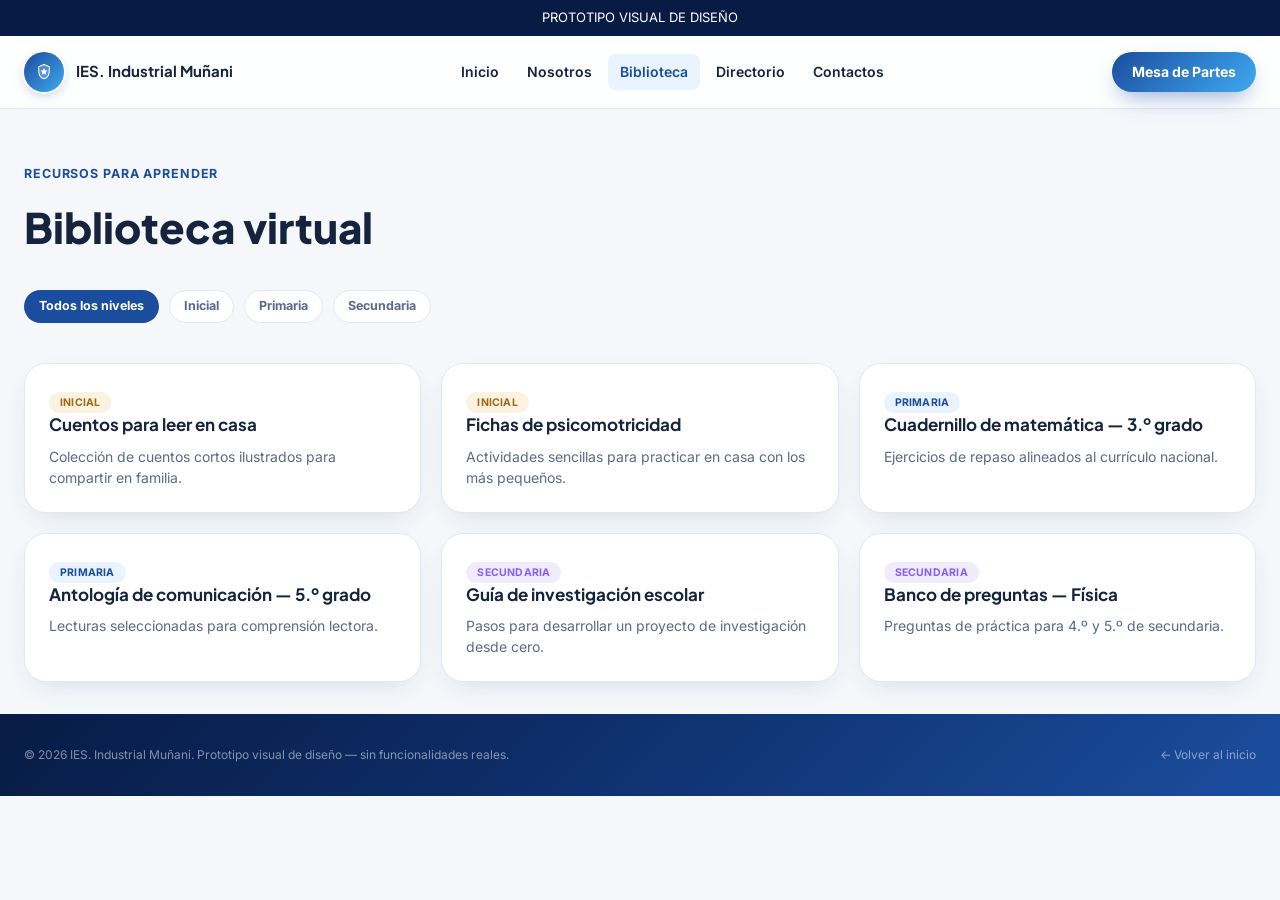
<file: biblioteca.html>
<!DOCTYPE html>
<html lang="es">
<head>
<meta charset="UTF-8">
<meta name="viewport" content="width=device-width, initial-scale=1.0">
<title>Biblioteca virtual — IES. Industrial Muñani</title>
<link rel="preconnect" href="https://fonts.googleapis.com">
<link href="https://fonts.googleapis.com/css2?family=Plus+Jakarta+Sans:wght@500;600;700;800&family=Inter:wght@400;500;600;700&display=swap" rel="stylesheet">
<link rel="stylesheet" href="assets/tailwind.css">
<link rel="stylesheet" href="assets/styles.css">
</head>
<body class="antialiased">

<div class="bg-[var(--blue-deep)] text-white text-center text-[12px] sm:text-[13px] py-2 px-4">
  PROTOTIPO VISUAL DE DISEÑO
</div>

<header class="sticky top-0 z-50 bg-white/90 backdrop-blur-md border-b border-[var(--gray-line)]">
  <div class="max-w-7xl mx-auto px-4 sm:px-6 h-[72px] flex items-center justify-between gap-6">
    <a href="index.html" class="flex items-center gap-3">
      <div class="w-10 h-10 rounded-full bg-gradient-sky flex items-center justify-center ring-2 ring-white shadow-[0_4px_14px_-4px_rgba(27,77,158,0.5)]"><svg width="18" height="18" viewBox="0 0 24 24" fill="none"><path d="M12 2l7 3v5.5c0 5-3 9.3-7 10.5-4-1.2-7-5.5-7-10.5V5z" fill="white" opacity="0.18"/><path d="M12 2l7 3v5.5c0 5-3 9.3-7 10.5-4-1.2-7-5.5-7-10.5V5z" stroke="white" stroke-width="1.4" stroke-linejoin="round"/><path d="M12 6.8l1.4 2.9 3.2.4-2.3 2.2.6 3.2L12 14l-2.9 1.5.6-3.2-2.3-2.2 3.2-.4z" fill="white"/></svg></div>
      <p class="font-display font-bold text-[15px] text-[var(--ink)]">IES. Industrial Muñani</p>
    </a>
    <nav class="hidden md:flex items-center gap-1 text-sm font-semibold">
      <a href="index.html" class="px-3 py-2 rounded-lg hover:bg-[var(--sky-light)]">Inicio</a>
      <a href="nosotros.html" class="px-3 py-2 rounded-lg hover:bg-[var(--sky-light)]">Nosotros</a>
      <a href="biblioteca.html" class="px-3 py-2 rounded-lg bg-[var(--sky-light)] text-[var(--blue)]">Biblioteca</a>
      <a href="directorio.html" class="px-3 py-2 rounded-lg hover:bg-[var(--sky-light)]">Directorio</a>
      <a href="contactos.html" class="px-3 py-2 rounded-lg hover:bg-[var(--sky-light)]">Contactos</a>
    </nav>
    <a href="mesa-de-partes.html" class="btn-primary rounded-full px-5 py-2.5 text-sm hidden sm:inline-block">Mesa de Partes</a>
  </div>
</header>

<main>
  <section class="max-w-7xl mx-auto px-4 sm:px-6 pt-14 pb-8">
    <p class="eyebrow mb-3">Recursos para aprender</p>
    <h1 class="font-display text-[34px] sm:text-[42px] font-extrabold text-[var(--ink)] mb-8">Biblioteca virtual</h1>

    <div class="flex flex-wrap gap-2.5 mb-10" data-chip-group="biblioteca-publica">
      <span class="chip is-active" data-chip-filter="all">Todos los niveles</span>
      <span class="chip" data-chip-filter="inicial">Inicial</span>
      <span class="chip" data-chip-filter="primaria">Primaria</span>
      <span class="chip" data-chip-filter="secundaria">Secundaria</span>
    </div>

    <div class="grid sm:grid-cols-2 lg:grid-cols-3 gap-5" data-list="biblioteca-publica">
      <div class="card card-hover rounded-[20px] p-6" data-status="inicial"><span class="badge badge-amber mb-4">Inicial</span><h3 class="font-display text-[17px] font-bold text-[var(--ink)] mb-2">Cuentos para leer en casa</h3><p class="text-[14px] text-[var(--ink-soft)]">Colección de cuentos cortos ilustrados para compartir en familia.</p></div>
      <div class="card card-hover rounded-[20px] p-6" data-status="inicial"><span class="badge badge-amber mb-4">Inicial</span><h3 class="font-display text-[17px] font-bold text-[var(--ink)] mb-2">Fichas de psicomotricidad</h3><p class="text-[14px] text-[var(--ink-soft)]">Actividades sencillas para practicar en casa con los más pequeños.</p></div>
      <div class="card card-hover rounded-[20px] p-6" data-status="primaria"><span class="badge badge-blue mb-4">Primaria</span><h3 class="font-display text-[17px] font-bold text-[var(--ink)] mb-2">Cuadernillo de matemática — 3.º grado</h3><p class="text-[14px] text-[var(--ink-soft)]">Ejercicios de repaso alineados al currículo nacional.</p></div>
      <div class="card card-hover rounded-[20px] p-6" data-status="primaria"><span class="badge badge-blue mb-4">Primaria</span><h3 class="font-display text-[17px] font-bold text-[var(--ink)] mb-2">Antología de comunicación — 5.º grado</h3><p class="text-[14px] text-[var(--ink-soft)]">Lecturas seleccionadas para comprensión lectora.</p></div>
      <div class="card card-hover rounded-[20px] p-6" data-status="secundaria"><span class="badge badge-violet mb-4">Secundaria</span><h3 class="font-display text-[17px] font-bold text-[var(--ink)] mb-2">Guía de investigación escolar</h3><p class="text-[14px] text-[var(--ink-soft)]">Pasos para desarrollar un proyecto de investigación desde cero.</p></div>
      <div class="card card-hover rounded-[20px] p-6" data-status="secundaria"><span class="badge badge-violet mb-4">Secundaria</span><h3 class="font-display text-[17px] font-bold text-[var(--ink)] mb-2">Banco de preguntas — Física</h3><p class="text-[14px] text-[var(--ink-soft)]">Preguntas de práctica para 4.º y 5.º de secundaria.</p></div>
    </div>
  </section>
</main>

<footer class="bg-gradient-blue text-white/70 py-8">
  <div class="max-w-7xl mx-auto px-4 sm:px-6 flex flex-wrap justify-between gap-3 text-[12px] text-white/50">
    <p>© 2026 IES. Industrial Muñani. Prototipo visual de diseño — sin funcionalidades reales.</p>
    <a href="index.html" class="hover:text-white">← Volver al inicio</a>
  </div>
</footer>

<button data-scroll-top class="scroll-top-btn" aria-label="Volver arriba"><svg width="18" height="18" viewBox="0 0 24 24" fill="none" stroke="currentColor" stroke-width="2.4"><path d="M12 19V5M5 12l7-7 7 7"/></svg></button>

<script src="assets/script.js"></script>
</body>
</html>
</file>
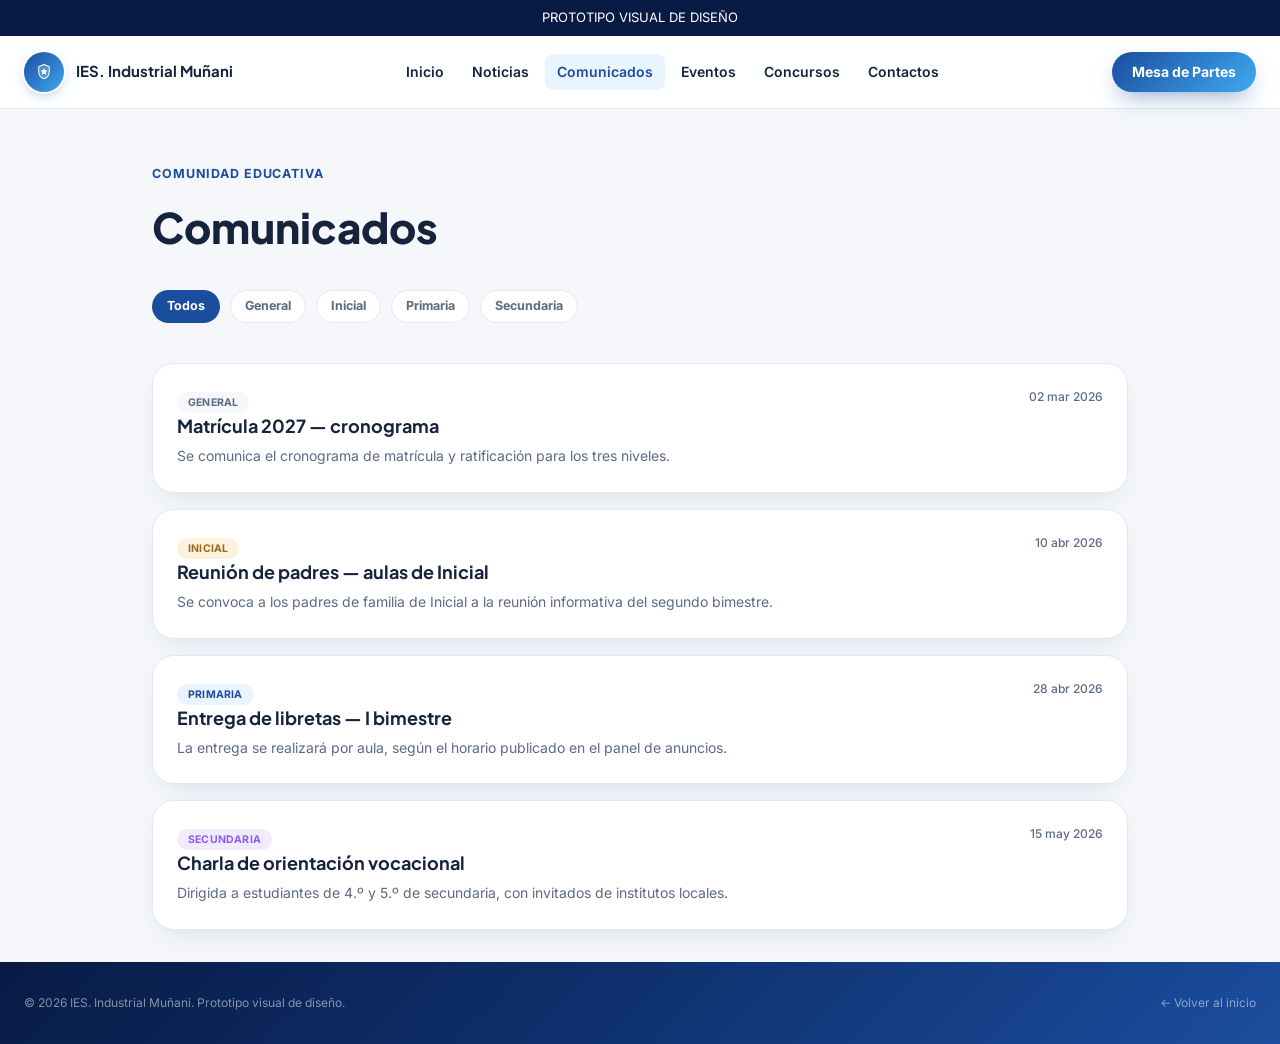
<file: comunicados.html>
<!DOCTYPE html>
<html lang="es">
<head>
<meta charset="UTF-8">
<meta name="viewport" content="width=device-width, initial-scale=1.0">
<title>Comunicados — I.E. Nuevo Amanecer (Prototipo)</title>
<link rel="preconnect" href="https://fonts.googleapis.com">
<link href="https://fonts.googleapis.com/css2?family=Plus+Jakarta+Sans:wght@500;600;700;800&family=Inter:wght@400;500;600;700&display=swap" rel="stylesheet">
<link rel="stylesheet" href="assets/tailwind.css">
<link rel="stylesheet" href="assets/styles.css">
</head>
<body class="antialiased">

<div class="bg-[var(--blue-deep)] text-white text-center text-[12px] sm:text-[13px] py-2 px-4">
  PROTOTIPO VISUAL DE DISEÑO
</div>

<header class="sticky top-0 z-50 bg-white/90 backdrop-blur-md border-b border-[var(--gray-line)]">
  <div class="max-w-7xl mx-auto px-4 sm:px-6 h-[72px] flex items-center justify-between gap-6">
    <a href="index.html" class="flex items-center gap-3">
      <div class="w-10 h-10 rounded-full bg-gradient-sky flex items-center justify-center ring-2 ring-white shadow-[0_4px_14px_-4px_rgba(27,77,158,0.5)]"><svg width="18" height="18" viewBox="0 0 24 24" fill="none"><path d="M12 2l7 3v5.5c0 5-3 9.3-7 10.5-4-1.2-7-5.5-7-10.5V5z" fill="white" opacity="0.18"/><path d="M12 2l7 3v5.5c0 5-3 9.3-7 10.5-4-1.2-7-5.5-7-10.5V5z" stroke="white" stroke-width="1.4" stroke-linejoin="round"/><path d="M12 6.8l1.4 2.9 3.2.4-2.3 2.2.6 3.2L12 14l-2.9 1.5.6-3.2-2.3-2.2 3.2-.4z" fill="white"/></svg></div>
      <p class="font-display font-bold text-[15px] text-[var(--ink)]">IES. Industrial Muñani</p>
    </a>
    <nav class="hidden md:flex items-center gap-1 text-sm font-semibold">
      <a href="index.html" class="px-3 py-2 rounded-lg hover:bg-[var(--sky-light)]">Inicio</a>
      <a href="noticias.html" class="px-3 py-2 rounded-lg hover:bg-[var(--sky-light)]">Noticias</a>
      <a href="comunicados.html" class="px-3 py-2 rounded-lg bg-[var(--sky-light)] text-[var(--blue)]">Comunicados</a>
      <a href="eventos.html" class="px-3 py-2 rounded-lg hover:bg-[var(--sky-light)]">Eventos</a>
      <a href="concursos.html" class="px-3 py-2 rounded-lg hover:bg-[var(--sky-light)]">Concursos</a>
      <a href="contactos.html" class="px-3 py-2 rounded-lg hover:bg-[var(--sky-light)]">Contactos</a>
    </nav>
    <a href="mesa-de-partes.html" class="btn-primary rounded-full px-5 py-2.5 text-sm hidden sm:inline-block">Mesa de Partes</a>
  </div>
</header>

<main>
  <section class="max-w-5xl mx-auto px-4 sm:px-6 pt-14 pb-8">
    <p class="eyebrow mb-3">Comunidad educativa</p>
    <h1 class="font-display text-[34px] sm:text-[42px] font-extrabold text-[var(--ink)] mb-8">Comunicados</h1>

    <div class="flex flex-wrap gap-2.5 mb-10" data-chip-group="comunicados-publica">
      <span class="chip is-active" data-chip-filter="all">Todos</span>
      <span class="chip" data-chip-filter="general">General</span>
      <span class="chip" data-chip-filter="inicial">Inicial</span>
      <span class="chip" data-chip-filter="primaria">Primaria</span>
      <span class="chip" data-chip-filter="secundaria">Secundaria</span>
    </div>

    <div class="space-y-4" data-list="comunicados-publica">
      <div class="card rounded-[20px] p-6" data-status="general"><div class="flex items-start justify-between gap-4 flex-wrap"><div><span class="badge badge-gray mb-3">General</span><h3 class="font-display text-[18px] font-bold text-[var(--ink)] mb-1.5">Matrícula 2027 — cronograma</h3><p class="text-[14px] text-[var(--ink-soft)] leading-relaxed">Se comunica el cronograma de matrícula y ratificación para los tres niveles.</p></div><p class="text-[12px] text-[var(--ink-soft)] whitespace-nowrap font-medium">02 mar 2026</p></div></div>
      <div class="card rounded-[20px] p-6" data-status="inicial"><div class="flex items-start justify-between gap-4 flex-wrap"><div><span class="badge badge-amber mb-3">Inicial</span><h3 class="font-display text-[18px] font-bold text-[var(--ink)] mb-1.5">Reunión de padres — aulas de Inicial</h3><p class="text-[14px] text-[var(--ink-soft)] leading-relaxed">Se convoca a los padres de familia de Inicial a la reunión informativa del segundo bimestre.</p></div><p class="text-[12px] text-[var(--ink-soft)] whitespace-nowrap font-medium">10 abr 2026</p></div></div>
      <div class="card rounded-[20px] p-6" data-status="primaria"><div class="flex items-start justify-between gap-4 flex-wrap"><div><span class="badge badge-blue mb-3">Primaria</span><h3 class="font-display text-[18px] font-bold text-[var(--ink)] mb-1.5">Entrega de libretas — I bimestre</h3><p class="text-[14px] text-[var(--ink-soft)] leading-relaxed">La entrega se realizará por aula, según el horario publicado en el panel de anuncios.</p></div><p class="text-[12px] text-[var(--ink-soft)] whitespace-nowrap font-medium">28 abr 2026</p></div></div>
      <div class="card rounded-[20px] p-6" data-status="secundaria"><div class="flex items-start justify-between gap-4 flex-wrap"><div><span class="badge badge-violet mb-3">Secundaria</span><h3 class="font-display text-[18px] font-bold text-[var(--ink)] mb-1.5">Charla de orientación vocacional</h3><p class="text-[14px] text-[var(--ink-soft)] leading-relaxed">Dirigida a estudiantes de 4.º y 5.º de secundaria, con invitados de institutos locales.</p></div><p class="text-[12px] text-[var(--ink-soft)] whitespace-nowrap font-medium">15 may 2026</p></div></div>
    </div>
  </section>
</main>

<footer class="bg-gradient-blue text-white/70 py-8">
  <div class="max-w-7xl mx-auto px-4 sm:px-6 flex flex-wrap justify-between gap-3 text-[12px] text-white/50">
    <p>© 2026 IES. Industrial Muñani. Prototipo visual de diseño.</p>
    <a href="index.html" class="hover:text-white">← Volver al inicio</a>
  </div>
</footer>

<button data-scroll-top class="scroll-top-btn" aria-label="Volver arriba"><svg width="18" height="18" viewBox="0 0 24 24" fill="none" stroke="currentColor" stroke-width="2.4"><path d="M12 19V5M5 12l7-7 7 7"/></svg></button>

<script src="assets/script.js"></script>
</body>
</html>
</file>
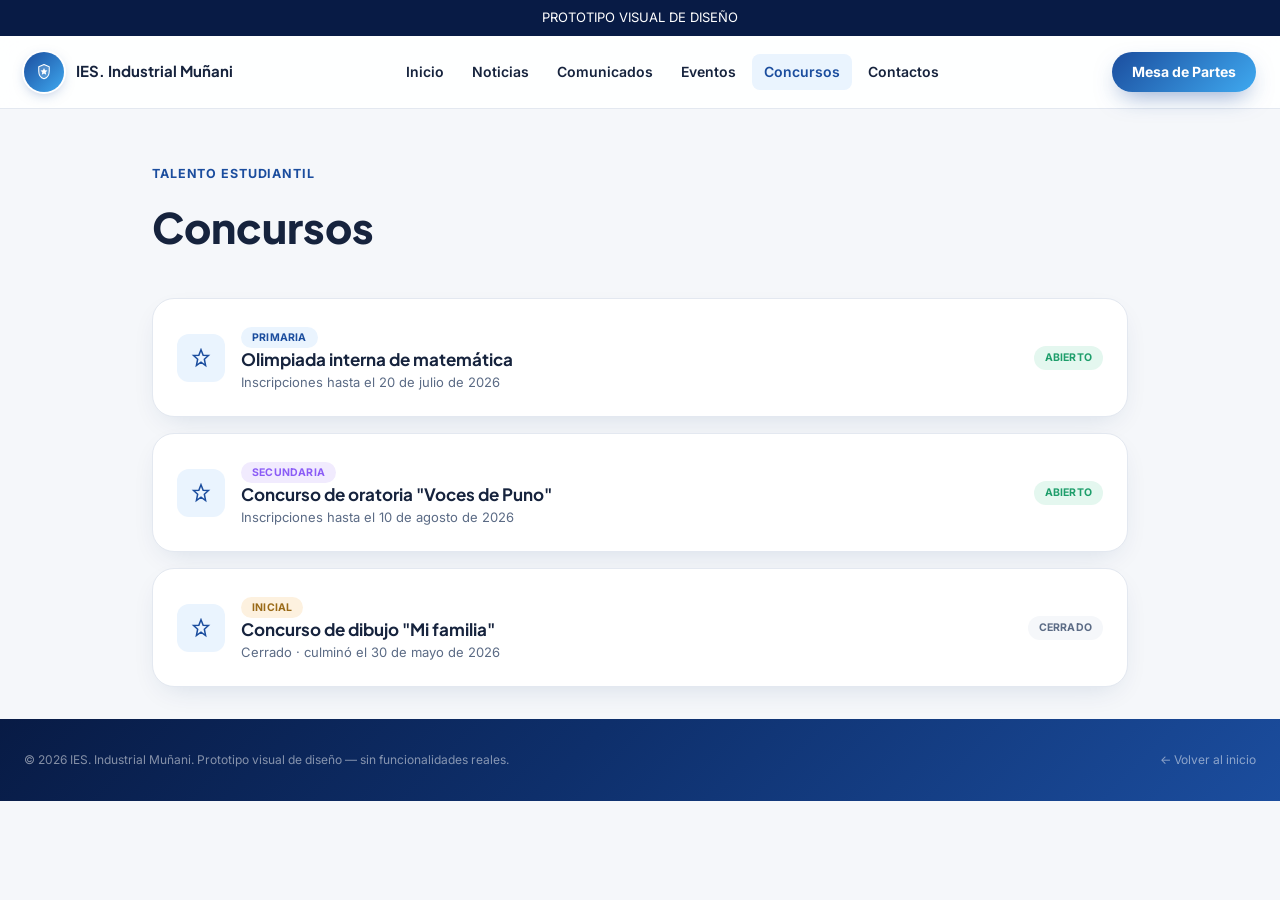
<file: concursos.html>
<!DOCTYPE html>
<html lang="es">
<head>
<meta charset="UTF-8">
<meta name="viewport" content="width=device-width, initial-scale=1.0">
<title>Concursos — IES. Industrial Muñani</title>
<link rel="preconnect" href="https://fonts.googleapis.com">
<link href="https://fonts.googleapis.com/css2?family=Plus+Jakarta+Sans:wght@500;600;700;800&family=Inter:wght@400;500;600;700&display=swap" rel="stylesheet">
<link rel="stylesheet" href="assets/tailwind.css">
<link rel="stylesheet" href="assets/styles.css">
</head>
<body class="antialiased">

<div class="bg-[var(--blue-deep)] text-white text-center text-[12px] sm:text-[13px] py-2 px-4">
  PROTOTIPO VISUAL DE DISEÑO 
</div>

<header class="sticky top-0 z-50 bg-white/90 backdrop-blur-md border-b border-[var(--gray-line)]">
  <div class="max-w-7xl mx-auto px-4 sm:px-6 h-[72px] flex items-center justify-between gap-6">
    <a href="index.html" class="flex items-center gap-3">
      <div class="w-10 h-10 rounded-full bg-gradient-sky flex items-center justify-center ring-2 ring-white shadow-[0_4px_14px_-4px_rgba(27,77,158,0.5)]"><svg width="18" height="18" viewBox="0 0 24 24" fill="none"><path d="M12 2l7 3v5.5c0 5-3 9.3-7 10.5-4-1.2-7-5.5-7-10.5V5z" fill="white" opacity="0.18"/><path d="M12 2l7 3v5.5c0 5-3 9.3-7 10.5-4-1.2-7-5.5-7-10.5V5z" stroke="white" stroke-width="1.4" stroke-linejoin="round"/><path d="M12 6.8l1.4 2.9 3.2.4-2.3 2.2.6 3.2L12 14l-2.9 1.5.6-3.2-2.3-2.2 3.2-.4z" fill="white"/></svg></div>
      <p class="font-display font-bold text-[15px] text-[var(--ink)]">IES. Industrial Muñani</p>
    </a>
    <nav class="hidden md:flex items-center gap-1 text-sm font-semibold">
      <a href="index.html" class="px-3 py-2 rounded-lg hover:bg-[var(--sky-light)]">Inicio</a>
      <a href="noticias.html" class="px-3 py-2 rounded-lg hover:bg-[var(--sky-light)]">Noticias</a>
      <a href="comunicados.html" class="px-3 py-2 rounded-lg hover:bg-[var(--sky-light)]">Comunicados</a>
      <a href="eventos.html" class="px-3 py-2 rounded-lg hover:bg-[var(--sky-light)]">Eventos</a>
      <a href="concursos.html" class="px-3 py-2 rounded-lg bg-[var(--sky-light)] text-[var(--blue)]">Concursos</a>
      <a href="contactos.html" class="px-3 py-2 rounded-lg hover:bg-[var(--sky-light)]">Contactos</a>
    </nav>
    <a href="mesa-de-partes.html" class="btn-primary rounded-full px-5 py-2.5 text-sm hidden sm:inline-block">Mesa de Partes</a>
  </div>
</header>

<main>
  <section class="max-w-5xl mx-auto px-4 sm:px-6 pt-14 pb-8">
    <p class="eyebrow mb-3">Talento estudiantil</p>
    <h1 class="font-display text-[34px] sm:text-[42px] font-extrabold text-[var(--ink)] mb-10">Concursos</h1>

    <div class="space-y-4">
      <div class="card rounded-[20px] p-6 flex items-center justify-between gap-4 flex-wrap">
        <div class="flex items-center gap-4">
          <div class="w-12 h-12 rounded-xl bg-[var(--sky-light)] flex items-center justify-center shrink-0"><svg width="20" height="20" viewBox="0 0 24 24" fill="none" stroke="var(--blue)" stroke-width="1.8"><path d="M12 2l2.6 6.6L21 9l-5 4.5L17.5 21 12 17l-5.5 4L8 13.5 3 9l6.4-.4z"/></svg></div>
          <div><span class="badge badge-blue mb-1.5">Primaria</span><h3 class="font-display text-[17px] font-bold text-[var(--ink)]">Olimpiada interna de matemática</h3><p class="text-[13px] text-[var(--ink-soft)]">Inscripciones hasta el 20 de julio de 2026</p></div>
        </div>
        <span class="badge badge-green">Abierto</span>
      </div>
      <div class="card rounded-[20px] p-6 flex items-center justify-between gap-4 flex-wrap">
        <div class="flex items-center gap-4">
          <div class="w-12 h-12 rounded-xl bg-[var(--sky-light)] flex items-center justify-center shrink-0"><svg width="20" height="20" viewBox="0 0 24 24" fill="none" stroke="var(--blue)" stroke-width="1.8"><path d="M12 2l2.6 6.6L21 9l-5 4.5L17.5 21 12 17l-5.5 4L8 13.5 3 9l6.4-.4z"/></svg></div>
          <div><span class="badge badge-violet mb-1.5">Secundaria</span><h3 class="font-display text-[17px] font-bold text-[var(--ink)]">Concurso de oratoria "Voces de Puno"</h3><p class="text-[13px] text-[var(--ink-soft)]">Inscripciones hasta el 10 de agosto de 2026</p></div>
        </div>
        <span class="badge badge-green">Abierto</span>
      </div>
      <div class="card rounded-[20px] p-6 flex items-center justify-between gap-4 flex-wrap">
        <div class="flex items-center gap-4">
          <div class="w-12 h-12 rounded-xl bg-[var(--sky-light)] flex items-center justify-center shrink-0"><svg width="20" height="20" viewBox="0 0 24 24" fill="none" stroke="var(--blue)" stroke-width="1.8"><path d="M12 2l2.6 6.6L21 9l-5 4.5L17.5 21 12 17l-5.5 4L8 13.5 3 9l6.4-.4z"/></svg></div>
          <div><span class="badge badge-amber mb-1.5">Inicial</span><h3 class="font-display text-[17px] font-bold text-[var(--ink)]">Concurso de dibujo "Mi familia"</h3><p class="text-[13px] text-[var(--ink-soft)]">Cerrado · culminó el 30 de mayo de 2026</p></div>
        </div>
        <span class="badge badge-gray">Cerrado</span>
      </div>
    </div>
  </section>
</main>

<footer class="bg-gradient-blue text-white/70 py-8">
  <div class="max-w-7xl mx-auto px-4 sm:px-6 flex flex-wrap justify-between gap-3 text-[12px] text-white/50">
    <p>© 2026 IES. Industrial Muñani. Prototipo visual de diseño — sin funcionalidades reales.</p>
    <a href="index.html" class="hover:text-white">← Volver al inicio</a>
  </div>
</footer>

<button data-scroll-top class="scroll-top-btn" aria-label="Volver arriba"><svg width="18" height="18" viewBox="0 0 24 24" fill="none" stroke="currentColor" stroke-width="2.4"><path d="M12 19V5M5 12l7-7 7 7"/></svg></button>

<script src="assets/script.js"></script>
</body>
</html>
</file>
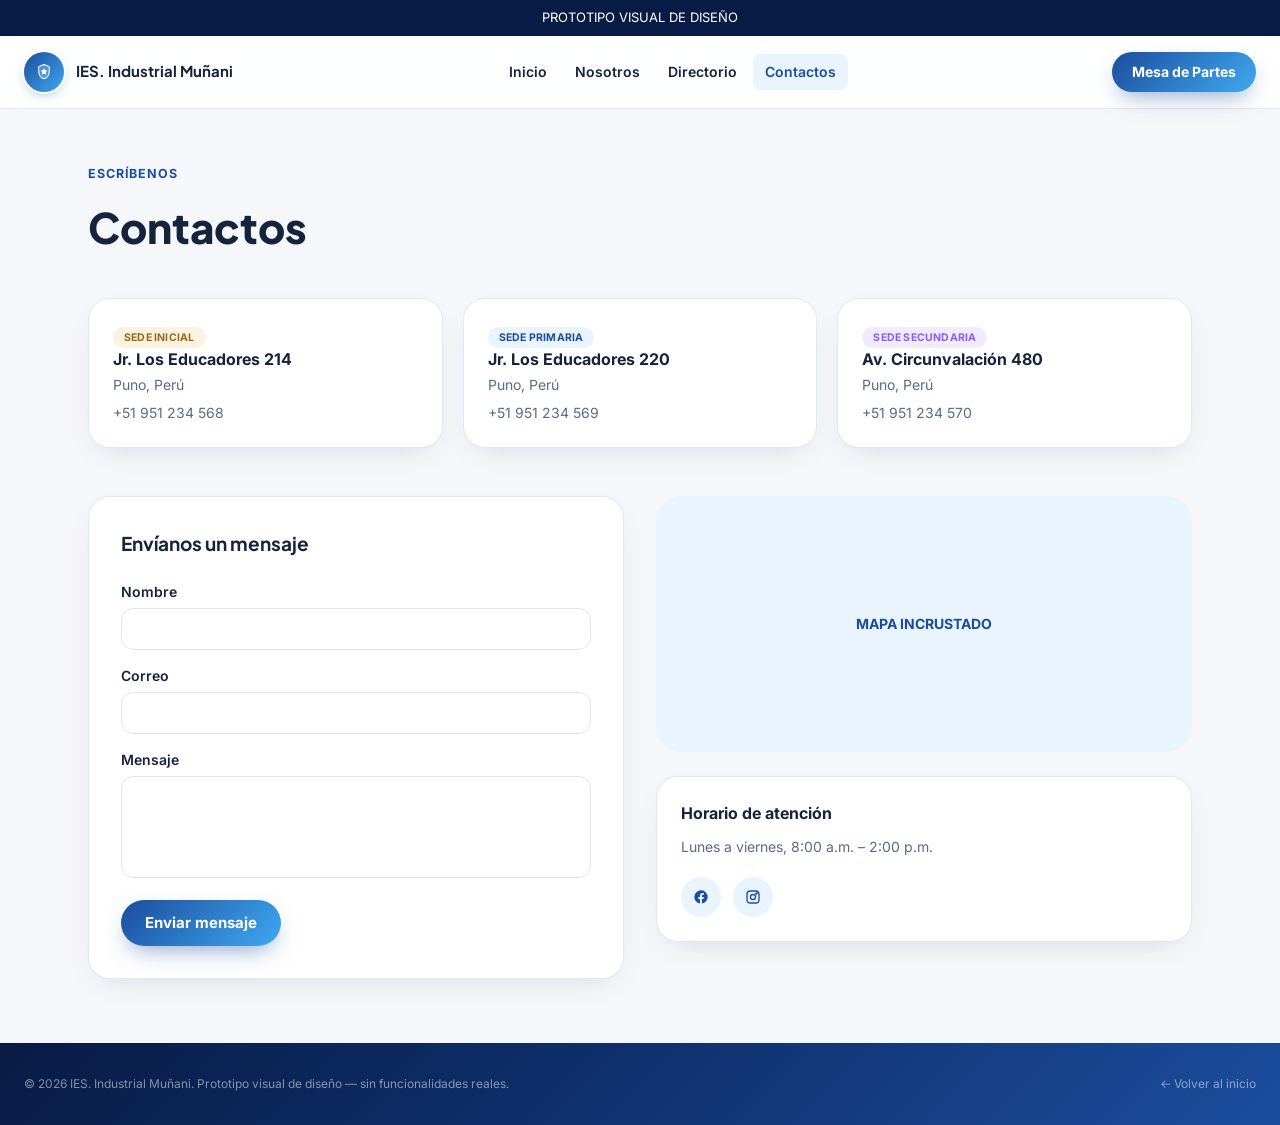
<file: contactos.html>
<!DOCTYPE html>
<html lang="es">
<head>
<meta charset="UTF-8">
<meta name="viewport" content="width=device-width, initial-scale=1.0">
<title>Contactos — IES. Industrial Muñani</title>
<link rel="preconnect" href="https://fonts.googleapis.com">
<link href="https://fonts.googleapis.com/css2?family=Plus+Jakarta+Sans:wght@500;600;700;800&family=Inter:wght@400;500;600;700&display=swap" rel="stylesheet">
<link rel="stylesheet" href="assets/tailwind.css">
<link rel="stylesheet" href="assets/styles.css">
</head>
<body class="antialiased">

<div class="bg-[var(--blue-deep)] text-white text-center text-[12px] sm:text-[13px] py-2 px-4">
  PROTOTIPO VISUAL DE DISEÑO 
</div>

<header class="sticky top-0 z-50 bg-white/90 backdrop-blur-md border-b border-[var(--gray-line)]">
  <div class="max-w-7xl mx-auto px-4 sm:px-6 h-[72px] flex items-center justify-between gap-6">
    <a href="index.html" class="flex items-center gap-3">
      <div class="w-10 h-10 rounded-full bg-gradient-sky flex items-center justify-center ring-2 ring-white shadow-[0_4px_14px_-4px_rgba(27,77,158,0.5)]"><svg width="18" height="18" viewBox="0 0 24 24" fill="none"><path d="M12 2l7 3v5.5c0 5-3 9.3-7 10.5-4-1.2-7-5.5-7-10.5V5z" fill="white" opacity="0.18"/><path d="M12 2l7 3v5.5c0 5-3 9.3-7 10.5-4-1.2-7-5.5-7-10.5V5z" stroke="white" stroke-width="1.4" stroke-linejoin="round"/><path d="M12 6.8l1.4 2.9 3.2.4-2.3 2.2.6 3.2L12 14l-2.9 1.5.6-3.2-2.3-2.2 3.2-.4z" fill="white"/></svg></div>
      <p class="font-display font-bold text-[15px] text-[var(--ink)]">IES. Industrial Muñani</p>
    </a>
    <nav class="hidden md:flex items-center gap-1 text-sm font-semibold">
      <a href="index.html" class="px-3 py-2 rounded-lg hover:bg-[var(--sky-light)]">Inicio</a>
      <a href="nosotros.html" class="px-3 py-2 rounded-lg hover:bg-[var(--sky-light)]">Nosotros</a>
      <a href="directorio.html" class="px-3 py-2 rounded-lg hover:bg-[var(--sky-light)]">Directorio</a>
      <a href="contactos.html" class="px-3 py-2 rounded-lg bg-[var(--sky-light)] text-[var(--blue)]">Contactos</a>
    </nav>
    <a href="mesa-de-partes.html" class="btn-primary rounded-full px-5 py-2.5 text-sm hidden sm:inline-block">Mesa de Partes</a>
  </div>
</header>

<main>
  <section class="max-w-6xl mx-auto px-4 sm:px-6 pt-14 pb-16">
    <p class="eyebrow mb-3">Escríbenos</p>
    <h1 class="font-display text-[34px] sm:text-[42px] font-extrabold text-[var(--ink)] mb-10">Contactos</h1>

    <div class="grid sm:grid-cols-3 gap-5 mb-12">
      <div class="card rounded-[20px] p-6"><span class="badge badge-amber mb-3">Sede Inicial</span><p class="font-bold text-[var(--ink)] mb-1">Jr. Los Educadores 214</p><p class="text-sm text-[var(--ink-soft)]">Puno, Perú</p><p class="text-sm text-[var(--ink-soft)] mt-2">+51 951 234 568</p></div>
      <div class="card rounded-[20px] p-6"><span class="badge badge-blue mb-3">Sede Primaria</span><p class="font-bold text-[var(--ink)] mb-1">Jr. Los Educadores 220</p><p class="text-sm text-[var(--ink-soft)]">Puno, Perú</p><p class="text-sm text-[var(--ink-soft)] mt-2">+51 951 234 569</p></div>
      <div class="card rounded-[20px] p-6"><span class="badge badge-violet mb-3">Sede Secundaria</span><p class="font-bold text-[var(--ink)] mb-1">Av. Circunvalación 480</p><p class="text-sm text-[var(--ink-soft)]">Puno, Perú</p><p class="text-sm text-[var(--ink-soft)] mt-2">+51 951 234 570</p></div>
    </div>

    <div class="grid lg:grid-cols-2 gap-8">
      <div class="card rounded-[26px] p-6 sm:p-8">
        <h2 class="font-display text-[19px] font-bold text-[var(--ink)] mb-6">Envíanos un mensaje</h2>
        <form onsubmit="return false" class="space-y-4">
          <div><label class="block text-sm font-semibold text-[var(--ink)] mb-1.5">Nombre</label><input type="text" class="w-full border border-[var(--gray-line)] rounded-xl px-4 py-2.5 text-sm outline-none focus:border-[var(--blue)]"></div>
          <div><label class="block text-sm font-semibold text-[var(--ink)] mb-1.5">Correo</label><input type="email" class="w-full border border-[var(--gray-line)] rounded-xl px-4 py-2.5 text-sm outline-none focus:border-[var(--blue)]"></div>
          <div><label class="block text-sm font-semibold text-[var(--ink)] mb-1.5">Mensaje</label><textarea rows="4" class="w-full border border-[var(--gray-line)] rounded-xl px-4 py-2.5 text-sm outline-none focus:border-[var(--blue)] resize-none"></textarea></div>
          <button class="btn-primary rounded-full px-6 py-3 text-[15px]">Enviar mensaje</button>
        </form>
      </div>
      <div class="space-y-6">
        <div class="h-64 rounded-[26px] bg-[var(--sky-light)] flex items-center justify-center text-sm text-[var(--blue)] font-bold">MAPA INCRUSTADO</div>
        <div class="card rounded-[20px] p-6">
          <p class="font-bold text-[var(--ink)] mb-3">Horario de atención</p>
          <p class="text-sm text-[var(--ink-soft)]">Lunes a viernes, 8:00 a.m. – 2:00 p.m.</p>
          <div class="flex gap-3 mt-5">
            <a href="#" aria-label="Facebook" class="w-10 h-10 rounded-full bg-[var(--sky-light)] flex items-center justify-center"><svg width="16" height="16" viewBox="0 0 24 24" fill="var(--blue)"><path d="M22 12a10 10 0 1 0-11.6 9.9v-7H7.9V12h2.5V9.8c0-2.5 1.5-3.9 3.7-3.9 1.1 0 2.2.2 2.2.2v2.5h-1.3c-1.2 0-1.6.8-1.6 1.6V12h2.8l-.4 2.9h-2.4v7A10 10 0 0 0 22 12z"/></svg></a>
            <a href="#" aria-label="Instagram" class="w-10 h-10 rounded-full bg-[var(--sky-light)] flex items-center justify-center"><svg width="16" height="16" viewBox="0 0 24 24" fill="none" stroke="var(--blue)" stroke-width="2"><rect x="3" y="3" width="18" height="18" rx="5"/><circle cx="12" cy="12" r="3.8"/><circle cx="17.2" cy="6.8" r="1"/></svg></a>
          </div>
        </div>
      </div>
    </div>
  </section>
</main>

<footer class="bg-gradient-blue text-white/70 py-8">
  <div class="max-w-7xl mx-auto px-4 sm:px-6 flex flex-wrap justify-between gap-3 text-[12px] text-white/50">
    <p>© 2026 IES. Industrial Muñani. Prototipo visual de diseño — sin funcionalidades reales.</p>
    <a href="index.html" class="hover:text-white">← Volver al inicio</a>
  </div>
</footer>

<button data-scroll-top class="scroll-top-btn" aria-label="Volver arriba"><svg width="18" height="18" viewBox="0 0 24 24" fill="none" stroke="currentColor" stroke-width="2.4"><path d="M12 19V5M5 12l7-7 7 7"/></svg></button>

<script src="assets/script.js"></script>
</body>
</html>
</file>
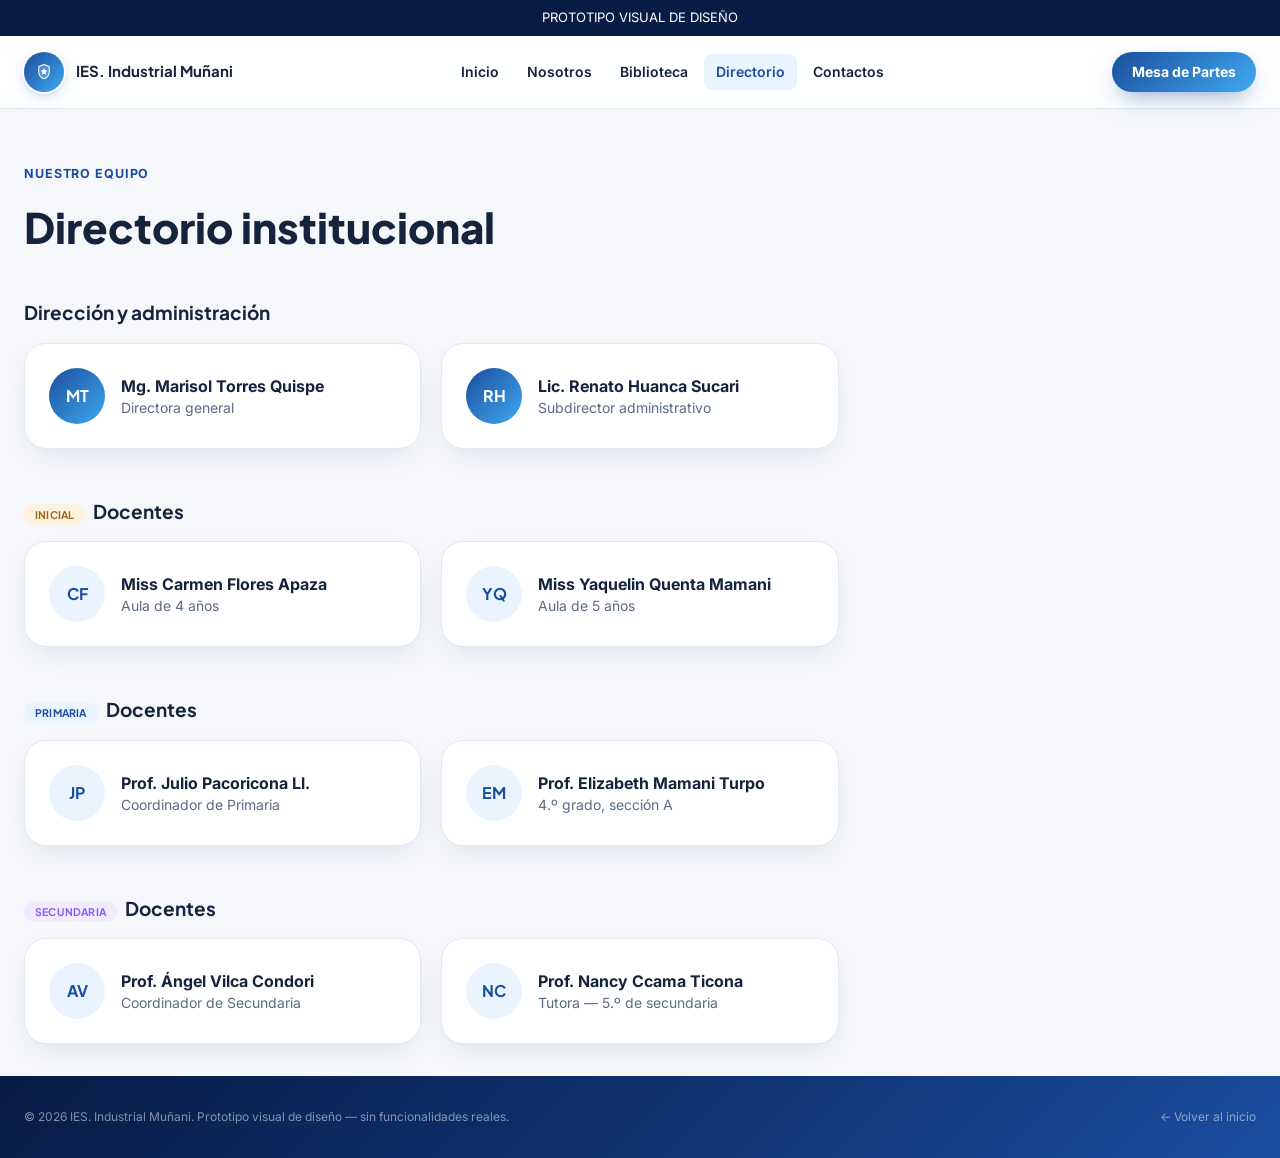
<file: directorio.html>
<!DOCTYPE html>
<html lang="es">
<head>
<meta charset="UTF-8">
<meta name="viewport" content="width=device-width, initial-scale=1.0">
<title>Directorio — IES. Industrial Muñani)</title>
<link rel="preconnect" href="https://fonts.googleapis.com">
<link href="https://fonts.googleapis.com/css2?family=Plus+Jakarta+Sans:wght@500;600;700;800&family=Inter:wght@400;500;600;700&display=swap" rel="stylesheet">
<link rel="stylesheet" href="assets/tailwind.css">
<link rel="stylesheet" href="assets/styles.css">
</head>
<body class="antialiased">

<div class="bg-[var(--blue-deep)] text-white text-center text-[12px] sm:text-[13px] py-2 px-4">
  PROTOTIPO VISUAL DE DISEÑO 
</div>

<header class="sticky top-0 z-50 bg-white/90 backdrop-blur-md border-b border-[var(--gray-line)]">
  <div class="max-w-7xl mx-auto px-4 sm:px-6 h-[72px] flex items-center justify-between gap-6">
    <a href="index.html" class="flex items-center gap-3">
      <div class="w-10 h-10 rounded-full bg-gradient-sky flex items-center justify-center ring-2 ring-white shadow-[0_4px_14px_-4px_rgba(27,77,158,0.5)]"><svg width="18" height="18" viewBox="0 0 24 24" fill="none"><path d="M12 2l7 3v5.5c0 5-3 9.3-7 10.5-4-1.2-7-5.5-7-10.5V5z" fill="white" opacity="0.18"/><path d="M12 2l7 3v5.5c0 5-3 9.3-7 10.5-4-1.2-7-5.5-7-10.5V5z" stroke="white" stroke-width="1.4" stroke-linejoin="round"/><path d="M12 6.8l1.4 2.9 3.2.4-2.3 2.2.6 3.2L12 14l-2.9 1.5.6-3.2-2.3-2.2 3.2-.4z" fill="white"/></svg></div>
      <p class="font-display font-bold text-[15px] text-[var(--ink)]">IES. Industrial Muñani</p>
    </a>
    <nav class="hidden md:flex items-center gap-1 text-sm font-semibold">
      <a href="index.html" class="px-3 py-2 rounded-lg hover:bg-[var(--sky-light)]">Inicio</a>
      <a href="nosotros.html" class="px-3 py-2 rounded-lg hover:bg-[var(--sky-light)]">Nosotros</a>
      <a href="biblioteca.html" class="px-3 py-2 rounded-lg hover:bg-[var(--sky-light)]">Biblioteca</a>
      <a href="directorio.html" class="px-3 py-2 rounded-lg bg-[var(--sky-light)] text-[var(--blue)]">Directorio</a>
      <a href="contactos.html" class="px-3 py-2 rounded-lg hover:bg-[var(--sky-light)]">Contactos</a>
    </nav>
    <a href="mesa-de-partes.html" class="btn-primary rounded-full px-5 py-2.5 text-sm hidden sm:inline-block">Mesa de Partes</a>
  </div>
</header>

<main>
  <section class="max-w-7xl mx-auto px-4 sm:px-6 pt-14 pb-8">
    <p class="eyebrow mb-3">Nuestro equipo</p>
    <h1 class="font-display text-[34px] sm:text-[42px] font-extrabold text-[var(--ink)] mb-10">Directorio institucional</h1>

    <div class="mb-12">
      <p class="font-display text-[19px] font-bold text-[var(--ink)] mb-4">Dirección y administración</p>
      <div class="grid sm:grid-cols-2 lg:grid-cols-3 gap-5">
        <div class="card rounded-[20px] p-6 flex items-center gap-4"><div class="w-14 h-14 rounded-full bg-gradient-sky flex items-center justify-center font-display font-bold text-white">MT</div><div><p class="font-bold text-[var(--ink)]">Mg. Marisol Torres Quispe</p><p class="text-sm text-[var(--ink-soft)]">Directora general</p></div></div>
        <div class="card rounded-[20px] p-6 flex items-center gap-4"><div class="w-14 h-14 rounded-full bg-gradient-sky flex items-center justify-center font-display font-bold text-white">RH</div><div><p class="font-bold text-[var(--ink)]">Lic. Renato Huanca Sucari</p><p class="text-sm text-[var(--ink-soft)]">Subdirector administrativo</p></div></div>
      </div>
    </div>

    <div class="mb-12">
      <p class="font-display text-[19px] font-bold text-[var(--ink)] mb-4"><span class="badge badge-amber mr-2">Inicial</span>Docentes</p>
      <div class="grid sm:grid-cols-2 lg:grid-cols-3 gap-5">
        <div class="card rounded-[20px] p-6 flex items-center gap-4"><div class="w-14 h-14 rounded-full bg-[var(--sky-light)] flex items-center justify-center font-display font-bold text-[var(--blue)]">CF</div><div><p class="font-bold text-[var(--ink)]">Miss Carmen Flores Apaza</p><p class="text-sm text-[var(--ink-soft)]">Aula de 4 años</p></div></div>
        <div class="card rounded-[20px] p-6 flex items-center gap-4"><div class="w-14 h-14 rounded-full bg-[var(--sky-light)] flex items-center justify-center font-display font-bold text-[var(--blue)]">YQ</div><div><p class="font-bold text-[var(--ink)]">Miss Yaquelin Quenta Mamani</p><p class="text-sm text-[var(--ink-soft)]">Aula de 5 años</p></div></div>
      </div>
    </div>

    <div class="mb-12">
      <p class="font-display text-[19px] font-bold text-[var(--ink)] mb-4"><span class="badge badge-blue mr-2">Primaria</span>Docentes</p>
      <div class="grid sm:grid-cols-2 lg:grid-cols-3 gap-5">
        <div class="card rounded-[20px] p-6 flex items-center gap-4"><div class="w-14 h-14 rounded-full bg-[var(--sky-light)] flex items-center justify-center font-display font-bold text-[var(--blue)]">JP</div><div><p class="font-bold text-[var(--ink)]">Prof. Julio Pacoricona Ll.</p><p class="text-sm text-[var(--ink-soft)]">Coordinador de Primaria</p></div></div>
        <div class="card rounded-[20px] p-6 flex items-center gap-4"><div class="w-14 h-14 rounded-full bg-[var(--sky-light)] flex items-center justify-center font-display font-bold text-[var(--blue)]">EM</div><div><p class="font-bold text-[var(--ink)]">Prof. Elizabeth Mamani Turpo</p><p class="text-sm text-[var(--ink-soft)]">4.º grado, sección A</p></div></div>
      </div>
    </div>

    <div>
      <p class="font-display text-[19px] font-bold text-[var(--ink)] mb-4"><span class="badge badge-violet mr-2">Secundaria</span>Docentes</p>
      <div class="grid sm:grid-cols-2 lg:grid-cols-3 gap-5">
        <div class="card rounded-[20px] p-6 flex items-center gap-4"><div class="w-14 h-14 rounded-full bg-[var(--sky-light)] flex items-center justify-center font-display font-bold text-[var(--blue)]">AV</div><div><p class="font-bold text-[var(--ink)]">Prof. Ángel Vilca Condori</p><p class="text-sm text-[var(--ink-soft)]">Coordinador de Secundaria</p></div></div>
        <div class="card rounded-[20px] p-6 flex items-center gap-4"><div class="w-14 h-14 rounded-full bg-[var(--sky-light)] flex items-center justify-center font-display font-bold text-[var(--blue)]">NC</div><div><p class="font-bold text-[var(--ink)]">Prof. Nancy Ccama Ticona</p><p class="text-sm text-[var(--ink-soft)]">Tutora — 5.º de secundaria</p></div></div>
      </div>
    </div>
  </section>
</main>

<footer class="bg-gradient-blue text-white/70 py-8">
  <div class="max-w-7xl mx-auto px-4 sm:px-6 flex flex-wrap justify-between gap-3 text-[12px] text-white/50">
    <p>© 2026 IES. Industrial Muñani. Prototipo visual de diseño — sin funcionalidades reales.</p>
    <a href="index.html" class="hover:text-white">← Volver al inicio</a>
  </div>
</footer>

<button data-scroll-top class="scroll-top-btn" aria-label="Volver arriba"><svg width="18" height="18" viewBox="0 0 24 24" fill="none" stroke="currentColor" stroke-width="2.4"><path d="M12 19V5M5 12l7-7 7 7"/></svg></button>

<script src="assets/script.js"></script>
</body>
</html>
</file>
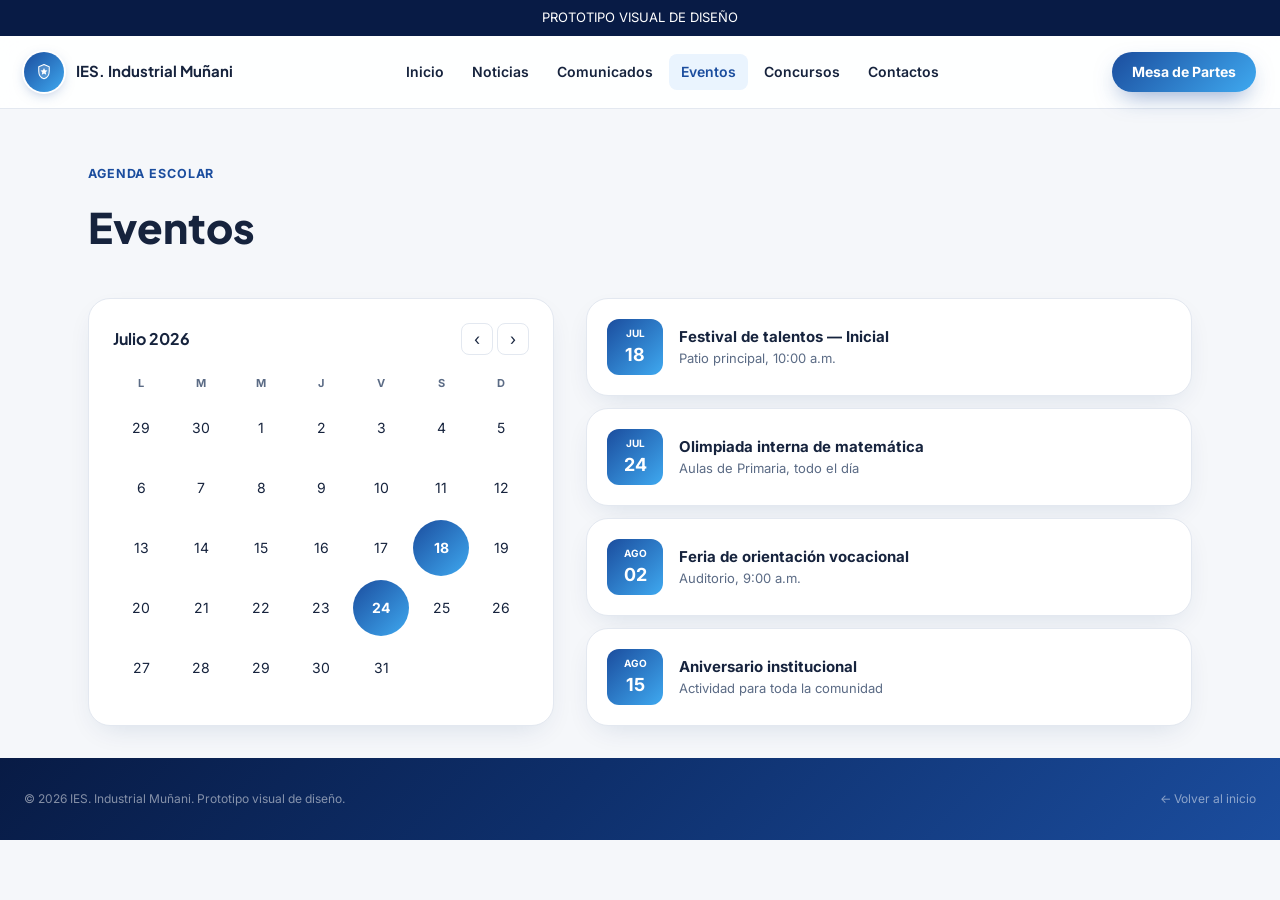
<file: eventos.html>
<!DOCTYPE html>
<html lang="es">
<head>
<meta charset="UTF-8">
<meta name="viewport" content="width=device-width, initial-scale=1.0">
<title>Eventos — IES. Industrial Muñani</title>
<link rel="preconnect" href="https://fonts.googleapis.com">
<link href="https://fonts.googleapis.com/css2?family=Plus+Jakarta+Sans:wght@500;600;700;800&family=Inter:wght@400;500;600;700&display=swap" rel="stylesheet">
<link rel="stylesheet" href="assets/tailwind.css">
<link rel="stylesheet" href="assets/styles.css">
</head>
<body class="antialiased">

<div class="bg-[var(--blue-deep)] text-white text-center text-[12px] sm:text-[13px] py-2 px-4">
  PROTOTIPO VISUAL DE DISEÑO
</div>

<header class="sticky top-0 z-50 bg-white/90 backdrop-blur-md border-b border-[var(--gray-line)]">
  <div class="max-w-7xl mx-auto px-4 sm:px-6 h-[72px] flex items-center justify-between gap-6">
    <a href="index.html" class="flex items-center gap-3">
      <div class="w-10 h-10 rounded-full bg-gradient-sky flex items-center justify-center ring-2 ring-white shadow-[0_4px_14px_-4px_rgba(27,77,158,0.5)]"><svg width="18" height="18" viewBox="0 0 24 24" fill="none"><path d="M12 2l7 3v5.5c0 5-3 9.3-7 10.5-4-1.2-7-5.5-7-10.5V5z" fill="white" opacity="0.18"/><path d="M12 2l7 3v5.5c0 5-3 9.3-7 10.5-4-1.2-7-5.5-7-10.5V5z" stroke="white" stroke-width="1.4" stroke-linejoin="round"/><path d="M12 6.8l1.4 2.9 3.2.4-2.3 2.2.6 3.2L12 14l-2.9 1.5.6-3.2-2.3-2.2 3.2-.4z" fill="white"/></svg></div>
      <p class="font-display font-bold text-[15px] text-[var(--ink)]">IES. Industrial Muñani</p>
    </a>
    <nav class="hidden md:flex items-center gap-1 text-sm font-semibold">
      <a href="index.html" class="px-3 py-2 rounded-lg hover:bg-[var(--sky-light)]">Inicio</a>
      <a href="noticias.html" class="px-3 py-2 rounded-lg hover:bg-[var(--sky-light)]">Noticias</a>
      <a href="comunicados.html" class="px-3 py-2 rounded-lg hover:bg-[var(--sky-light)]">Comunicados</a>
      <a href="eventos.html" class="px-3 py-2 rounded-lg bg-[var(--sky-light)] text-[var(--blue)]">Eventos</a>
      <a href="concursos.html" class="px-3 py-2 rounded-lg hover:bg-[var(--sky-light)]">Concursos</a>
      <a href="contactos.html" class="px-3 py-2 rounded-lg hover:bg-[var(--sky-light)]">Contactos</a>
    </nav>
    <a href="mesa-de-partes.html" class="btn-primary rounded-full px-5 py-2.5 text-sm hidden sm:inline-block">Mesa de Partes</a>
  </div>
</header>

<main>
  <section class="max-w-6xl mx-auto px-4 sm:px-6 pt-14 pb-8">
    <p class="eyebrow mb-3">Agenda escolar</p>
    <h1 class="font-display text-[34px] sm:text-[42px] font-extrabold text-[var(--ink)] mb-10">Eventos</h1>

    <div class="grid lg:grid-cols-[1fr,1.3fr] gap-8">
      <div class="card rounded-[22px] p-6">
        <div class="flex items-center justify-between mb-5">
          <p class="font-display font-bold text-[var(--ink)]">Julio 2026</p>
          <div class="flex gap-1">
            <button class="w-8 h-8 rounded-lg border border-[var(--gray-line)] flex items-center justify-center hover:border-[var(--blue)]" aria-label="Mes anterior">‹</button>
            <button class="w-8 h-8 rounded-lg border border-[var(--gray-line)] flex items-center justify-center hover:border-[var(--blue)]" aria-label="Mes siguiente">›</button>
          </div>
        </div>
        <div class="grid grid-cols-7 gap-1 text-[11px] font-bold uppercase text-[var(--ink-soft)] mb-2 text-center">
          <span>L</span><span>M</span><span>M</span><span>J</span><span>V</span><span>S</span><span>D</span>
        </div>
        <div class="grid grid-cols-7 gap-1">
          <span class="aspect-square flex items-center justify-center text-sm text-[var(--ink-soft)]/40">29</span>
          <span class="aspect-square flex items-center justify-center text-sm text-[var(--ink-soft)]/40">30</span>
          <span class="aspect-square flex items-center justify-center text-sm">1</span><span class="aspect-square flex items-center justify-center text-sm">2</span><span class="aspect-square flex items-center justify-center text-sm">3</span><span class="aspect-square flex items-center justify-center text-sm">4</span><span class="aspect-square flex items-center justify-center text-sm">5</span>
          <span class="aspect-square flex items-center justify-center text-sm">6</span><span class="aspect-square flex items-center justify-center text-sm">7</span><span class="aspect-square flex items-center justify-center text-sm">8</span><span class="aspect-square flex items-center justify-center text-sm">9</span><span class="aspect-square flex items-center justify-center text-sm">10</span><span class="aspect-square flex items-center justify-center text-sm">11</span><span class="aspect-square flex items-center justify-center text-sm">12</span>
          <span class="aspect-square flex items-center justify-center text-sm">13</span><span class="aspect-square flex items-center justify-center text-sm">14</span><span class="aspect-square flex items-center justify-center text-sm">15</span><span class="aspect-square flex items-center justify-center text-sm">16</span><span class="aspect-square flex items-center justify-center text-sm">17</span>
          <span class="aspect-square relative flex items-center justify-center text-sm font-bold rounded-full text-white bg-gradient-sky">18</span>
          <span class="aspect-square flex items-center justify-center text-sm">19</span>
          <span class="aspect-square flex items-center justify-center text-sm">20</span><span class="aspect-square flex items-center justify-center text-sm">21</span><span class="aspect-square flex items-center justify-center text-sm">22</span><span class="aspect-square flex items-center justify-center text-sm">23</span>
          <span class="aspect-square relative flex items-center justify-center text-sm font-bold rounded-full text-white bg-gradient-sky">24</span>
          <span class="aspect-square flex items-center justify-center text-sm">25</span><span class="aspect-square flex items-center justify-center text-sm">26</span>
          <span class="aspect-square flex items-center justify-center text-sm">27</span><span class="aspect-square flex items-center justify-center text-sm">28</span><span class="aspect-square flex items-center justify-center text-sm">29</span><span class="aspect-square flex items-center justify-center text-sm">30</span><span class="aspect-square flex items-center justify-center text-sm">31</span>
        </div>
      </div>

      <div class="space-y-3">
        <div class="card rounded-[20px] p-5 flex items-center gap-4"><div class="w-14 h-14 rounded-xl bg-gradient-sky flex flex-col items-center justify-center shrink-0"><span class="text-[10px] font-bold text-white">JUL</span><span class="text-[18px] font-bold text-white">18</span></div><div class="min-w-0"><p class="font-bold text-[var(--ink)] text-[15px]">Festival de talentos — Inicial</p><p class="text-[13px] text-[var(--ink-soft)]">Patio principal, 10:00 a.m.</p></div></div>
        <div class="card rounded-[20px] p-5 flex items-center gap-4"><div class="w-14 h-14 rounded-xl bg-gradient-sky flex flex-col items-center justify-center shrink-0"><span class="text-[10px] font-bold text-white">JUL</span><span class="text-[18px] font-bold text-white">24</span></div><div class="min-w-0"><p class="font-bold text-[var(--ink)] text-[15px]">Olimpiada interna de matemática</p><p class="text-[13px] text-[var(--ink-soft)]">Aulas de Primaria, todo el día</p></div></div>
        <div class="card rounded-[20px] p-5 flex items-center gap-4"><div class="w-14 h-14 rounded-xl bg-gradient-sky flex flex-col items-center justify-center shrink-0"><span class="text-[10px] font-bold text-white">AGO</span><span class="text-[18px] font-bold text-white">02</span></div><div class="min-w-0"><p class="font-bold text-[var(--ink)] text-[15px]">Feria de orientación vocacional</p><p class="text-[13px] text-[var(--ink-soft)]">Auditorio, 9:00 a.m.</p></div></div>
        <div class="card rounded-[20px] p-5 flex items-center gap-4"><div class="w-14 h-14 rounded-xl bg-gradient-sky flex flex-col items-center justify-center shrink-0"><span class="text-[10px] font-bold text-white">AGO</span><span class="text-[18px] font-bold text-white">15</span></div><div class="min-w-0"><p class="font-bold text-[var(--ink)] text-[15px]">Aniversario institucional</p><p class="text-[13px] text-[var(--ink-soft)]">Actividad para toda la comunidad</p></div></div>
      </div>
    </div>
  </section>
</main>

<footer class="bg-gradient-blue text-white/70 py-8">
  <div class="max-w-7xl mx-auto px-4 sm:px-6 flex flex-wrap justify-between gap-3 text-[12px] text-white/50">
    <p>© 2026 IES. Industrial Muñani. Prototipo visual de diseño.</p>
    <a href="index.html" class="hover:text-white">← Volver al inicio</a>
  </div>
</footer>

<button data-scroll-top class="scroll-top-btn" aria-label="Volver arriba"><svg width="18" height="18" viewBox="0 0 24 24" fill="none" stroke="currentColor" stroke-width="2.4"><path d="M12 19V5M5 12l7-7 7 7"/></svg></button>

<script src="assets/script.js"></script>
</body>
</html>
</file>
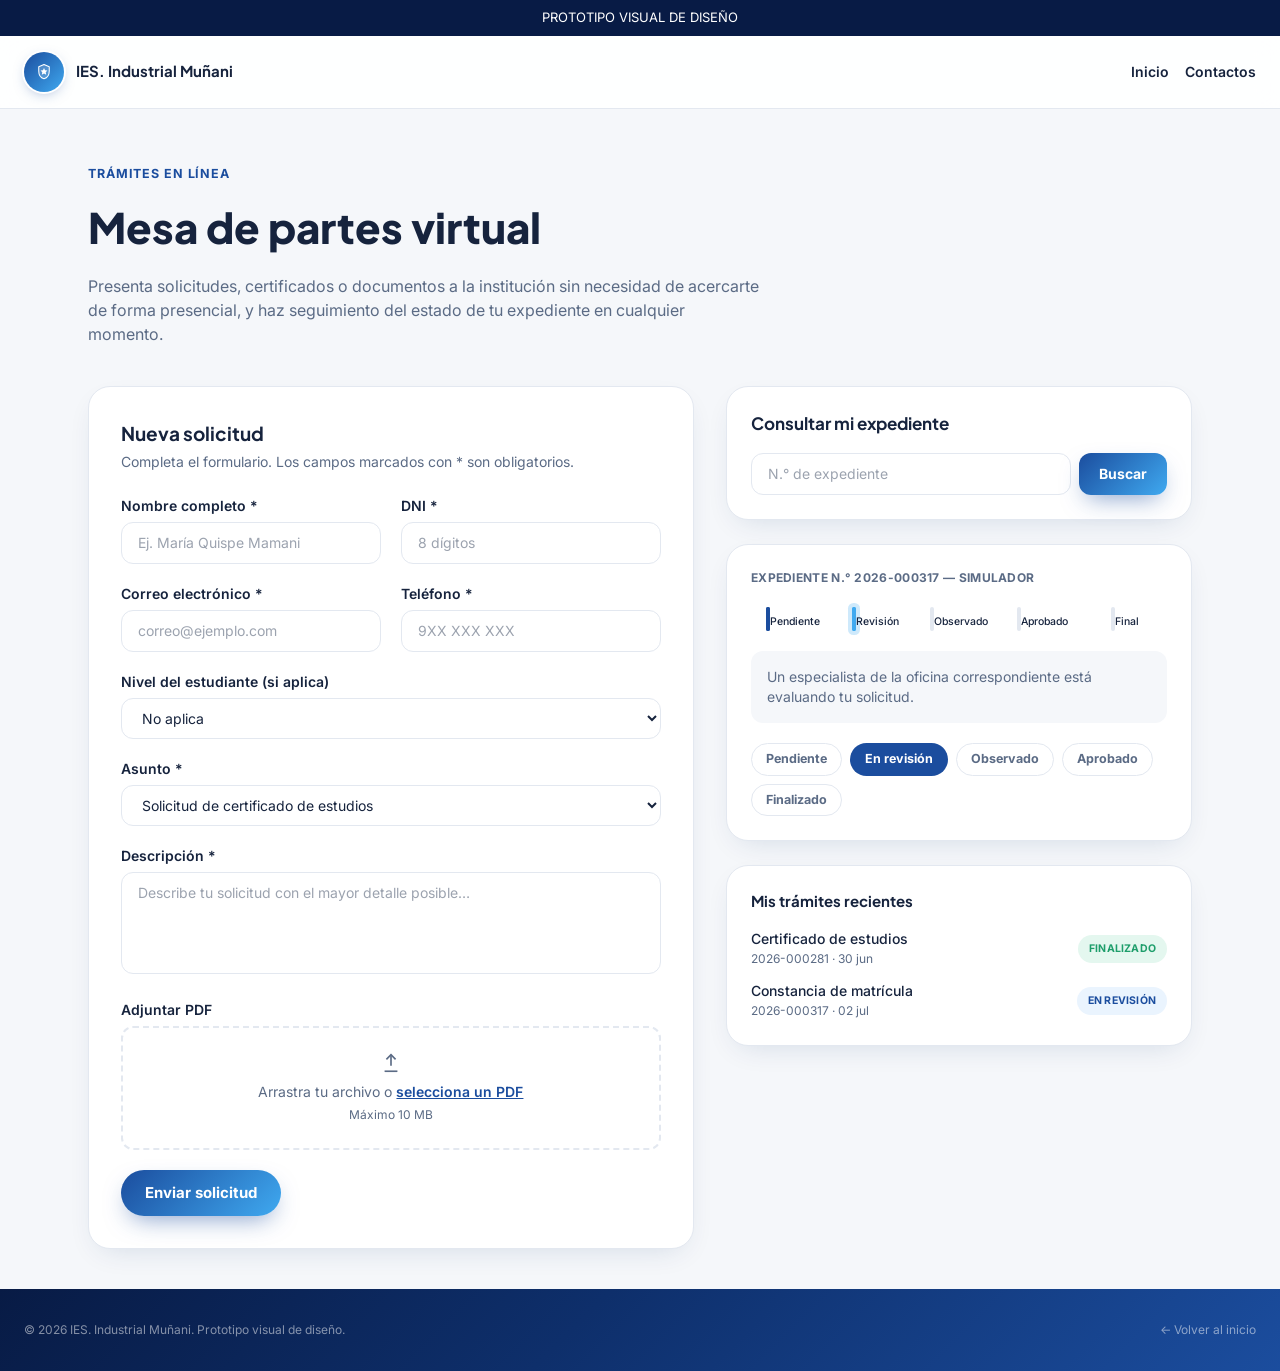
<file: mesa-de-partes.html>
<!DOCTYPE html>
<html lang="es">
<head>
<meta charset="UTF-8">
<meta name="viewport" content="width=device-width, initial-scale=1.0">
<title>Mesa de partes virtual — I.E. Nuevo Amanecer (Prototipo)</title>
<link rel="preconnect" href="https://fonts.googleapis.com">
<link href="https://fonts.googleapis.com/css2?family=Plus+Jakarta+Sans:wght@500;600;700;800&family=Inter:wght@400;500;600;700&display=swap" rel="stylesheet">
<link rel="stylesheet" href="assets/tailwind.css">
<link rel="stylesheet" href="assets/styles.css">
</head>
<body class="antialiased">

<div class="bg-[var(--blue-deep)] text-white text-center text-[12px] sm:text-[13px] py-2 px-4">
  PROTOTIPO VISUAL DE DISEÑO
</div>

<header class="sticky top-0 z-50 bg-white/90 backdrop-blur-md border-b border-[var(--gray-line)]">
  <div class="max-w-7xl mx-auto px-4 sm:px-6 h-[72px] flex items-center justify-between gap-6">
    <a href="index.html" class="flex items-center gap-3">
      <div class="w-10 h-10 rounded-full bg-gradient-sky flex items-center justify-center ring-2 ring-white shadow-[0_4px_14px_-4px_rgba(27,77,158,0.5)]"><svg width="18" height="18" viewBox="0 0 24 24" fill="none"><path d="M12 2l7 3v5.5c0 5-3 9.3-7 10.5-4-1.2-7-5.5-7-10.5V5z" fill="white" opacity="0.18"/><path d="M12 2l7 3v5.5c0 5-3 9.3-7 10.5-4-1.2-7-5.5-7-10.5V5z" stroke="white" stroke-width="1.4" stroke-linejoin="round"/><path d="M12 6.8l1.4 2.9 3.2.4-2.3 2.2.6 3.2L12 14l-2.9 1.5.6-3.2-2.3-2.2 3.2-.4z" fill="white"/></svg></div>
      <p class="font-display font-bold text-[15px] text-[var(--ink)]">IES. Industrial Muñani</p>
    </a>
    <nav class="hidden md:flex items-center gap-4 text-sm font-semibold">
      <a href="index.html" class="hover:text-[var(--blue)]">Inicio</a>
      <a href="contactos.html" class="hover:text-[var(--blue)]">Contactos</a>
    </nav>
  </div>
</header>

<main>
  <section class="max-w-6xl mx-auto px-4 sm:px-6 pt-14 pb-10">
    <p class="eyebrow mb-3">Trámites en línea</p>
    <h1 class="font-display text-[34px] sm:text-[42px] font-extrabold text-[var(--ink)] mb-4">Mesa de partes virtual</h1>
    <p class="text-[var(--ink-soft)] max-w-2xl mb-10">Presenta solicitudes, certificados o documentos a la institución sin necesidad de acercarte de forma presencial, y haz seguimiento del estado de tu expediente en cualquier momento.</p>

    <div class="grid lg:grid-cols-[1.3fr,1fr] gap-8">
      <div class="card rounded-[26px] p-6 sm:p-8">
        <h2 class="font-display text-[19px] font-bold text-[var(--ink)] mb-1">Nueva solicitud</h2>
        <p class="text-sm text-[var(--ink-soft)] mb-6">Completa el formulario. Los campos marcados con * son obligatorios.</p>
        <form onsubmit="return false" class="space-y-5">
          <div class="grid sm:grid-cols-2 gap-5">
            <div><label class="block text-sm font-semibold text-[var(--ink)] mb-1.5">Nombre completo *</label><input type="text" required placeholder="Ej. María Quispe Mamani" class="w-full border border-[var(--gray-line)] rounded-xl px-4 py-2.5 text-sm outline-none focus:border-[var(--blue)]"></div>
            <div><label class="block text-sm font-semibold text-[var(--ink)] mb-1.5">DNI *</label><input type="text" required placeholder="8 dígitos" class="w-full border border-[var(--gray-line)] rounded-xl px-4 py-2.5 text-sm outline-none focus:border-[var(--blue)]"></div>
            <div><label class="block text-sm font-semibold text-[var(--ink)] mb-1.5">Correo electrónico *</label><input type="email" required placeholder="correo@ejemplo.com" class="w-full border border-[var(--gray-line)] rounded-xl px-4 py-2.5 text-sm outline-none focus:border-[var(--blue)]"></div>
            <div><label class="block text-sm font-semibold text-[var(--ink)] mb-1.5">Teléfono *</label><input type="tel" required placeholder="9XX XXX XXX" class="w-full border border-[var(--gray-line)] rounded-xl px-4 py-2.5 text-sm outline-none focus:border-[var(--blue)]"></div>
          </div>
          <div><label class="block text-sm font-semibold text-[var(--ink)] mb-1.5">Nivel del estudiante (si aplica)</label><select class="w-full border border-[var(--gray-line)] rounded-xl px-4 py-2.5 text-sm bg-white outline-none focus:border-[var(--blue)]"><option>No aplica</option><option>Inicial</option><option>Primaria</option><option>Secundaria</option></select></div>
          <div><label class="block text-sm font-semibold text-[var(--ink)] mb-1.5">Asunto *</label><select required class="w-full border border-[var(--gray-line)] rounded-xl px-4 py-2.5 text-sm bg-white outline-none focus:border-[var(--blue)]"><option>Solicitud de certificado de estudios</option><option>Constancia de matrícula</option><option>Traslado de matrícula</option><option>Reclamo o queja</option><option>Otro trámite</option></select></div>
          <div><label class="block text-sm font-semibold text-[var(--ink)] mb-1.5">Descripción *</label><textarea required rows="4" placeholder="Describe tu solicitud con el mayor detalle posible…" class="w-full border border-[var(--gray-line)] rounded-xl px-4 py-2.5 text-sm outline-none focus:border-[var(--blue)] resize-none"></textarea></div>
          <div>
            <label class="block text-sm font-semibold text-[var(--ink)] mb-1.5">Adjuntar PDF</label>
            <div class="border-2 border-dashed border-[var(--gray-line)] rounded-xl p-6 text-center">
              <svg width="22" height="22" viewBox="0 0 24 24" fill="none" stroke="var(--ink-soft)" stroke-width="1.8" class="mx-auto mb-2"><path d="M12 3v12"/><path d="M7 8l5-5 5 5"/><path d="M5 21h14"/></svg>
              <p class="text-sm text-[var(--ink-soft)]">Arrastra tu archivo o <span class="text-[var(--blue)] font-semibold underline">selecciona un PDF</span></p>
              <p class="text-[12px] text-[var(--ink-soft)] mt-1">Máximo 10 MB</p>
            </div>
          </div>
          <button class="btn-primary rounded-full px-6 py-3 text-[15px]">Enviar solicitud</button>
        </form>
      </div>

      <div class="space-y-6">
        <div class="card rounded-[26px] p-6">
          <h2 class="font-display text-[17px] font-bold text-[var(--ink)] mb-4">Consultar mi expediente</h2>
          <div class="flex gap-2"><input type="text" placeholder="N.° de expediente" class="flex-1 border border-[var(--gray-line)] rounded-xl px-4 py-2.5 text-sm outline-none focus:border-[var(--blue)]"><button class="btn-primary rounded-xl px-5 text-sm font-semibold">Buscar</button></div>
        </div>
        <div class="card rounded-[26px] p-6">
          <p class="text-[12px] font-bold text-[var(--ink-soft)] uppercase tracking-wide mb-5">Expediente N.° 2026-000317 — simulador</p>
          <div class="flex justify-between mb-5">
            <div class="step is-current" data-step="pendiente"><span class="line"></span><span class="dot"></span><span class="text-[10.5px] font-medium">Pendiente</span></div>
            <div class="step" data-step="revision"><span class="line"></span><span class="dot"></span><span class="text-[10.5px] font-medium">Revisión</span></div>
            <div class="step" data-step="observado"><span class="line"></span><span class="dot"></span><span class="text-[10.5px] font-medium">Observado</span></div>
            <div class="step" data-step="aprobado"><span class="line"></span><span class="dot"></span><span class="text-[10.5px] font-medium">Aprobado</span></div>
            <div class="step" data-step="finalizado"><span class="line"></span><span class="dot"></span><span class="text-[10.5px] font-medium">Final</span></div>
          </div>
          <p data-status-note class="text-sm text-[var(--ink-soft)] bg-[var(--gray-light)] rounded-xl p-4 mb-5 min-h-[52px]"></p>
          <div class="flex flex-wrap gap-2">
            <button data-status-btn="pendiente" class="chip">Pendiente</button><button data-status-btn="revision" class="chip">En revisión</button><button data-status-btn="observado" class="chip">Observado</button><button data-status-btn="aprobado" class="chip">Aprobado</button><button data-status-btn="finalizado" class="chip">Finalizado</button>
          </div>
        </div>
        <div class="card rounded-[26px] p-6">
          <h3 class="font-display text-[15px] font-bold text-[var(--ink)] mb-4">Mis trámites recientes</h3>
          <div class="space-y-3">
            <div class="flex items-center justify-between text-sm"><div><p class="font-medium text-[var(--ink)]">Certificado de estudios</p><p class="text-[12px] text-[var(--ink-soft)]">2026-000281 · 30 jun</p></div><span class="badge badge-green">Finalizado</span></div>
            <div class="flex items-center justify-between text-sm"><div><p class="font-medium text-[var(--ink)]">Constancia de matrícula</p><p class="text-[12px] text-[var(--ink-soft)]">2026-000317 · 02 jul</p></div><span class="badge badge-blue">En revisión</span></div>
          </div>
        </div>
      </div>
    </div>
  </section>
</main>

<footer class="bg-gradient-blue text-white/70 py-8">
  <div class="max-w-7xl mx-auto px-4 sm:px-6 flex flex-wrap justify-between gap-3 text-[12px] text-white/50">
    <p>© 2026 IES. Industrial Muñani. Prototipo visual de diseño.</p>
    <a href="index.html" class="hover:text-white">← Volver al inicio</a>
  </div>
</footer>

<button data-scroll-top class="scroll-top-btn" aria-label="Volver arriba"><svg width="18" height="18" viewBox="0 0 24 24" fill="none" stroke="currentColor" stroke-width="2.4"><path d="M12 19V5M5 12l7-7 7 7"/></svg></button>

<script src="assets/script.js"></script>
</body>
</html>
</file>
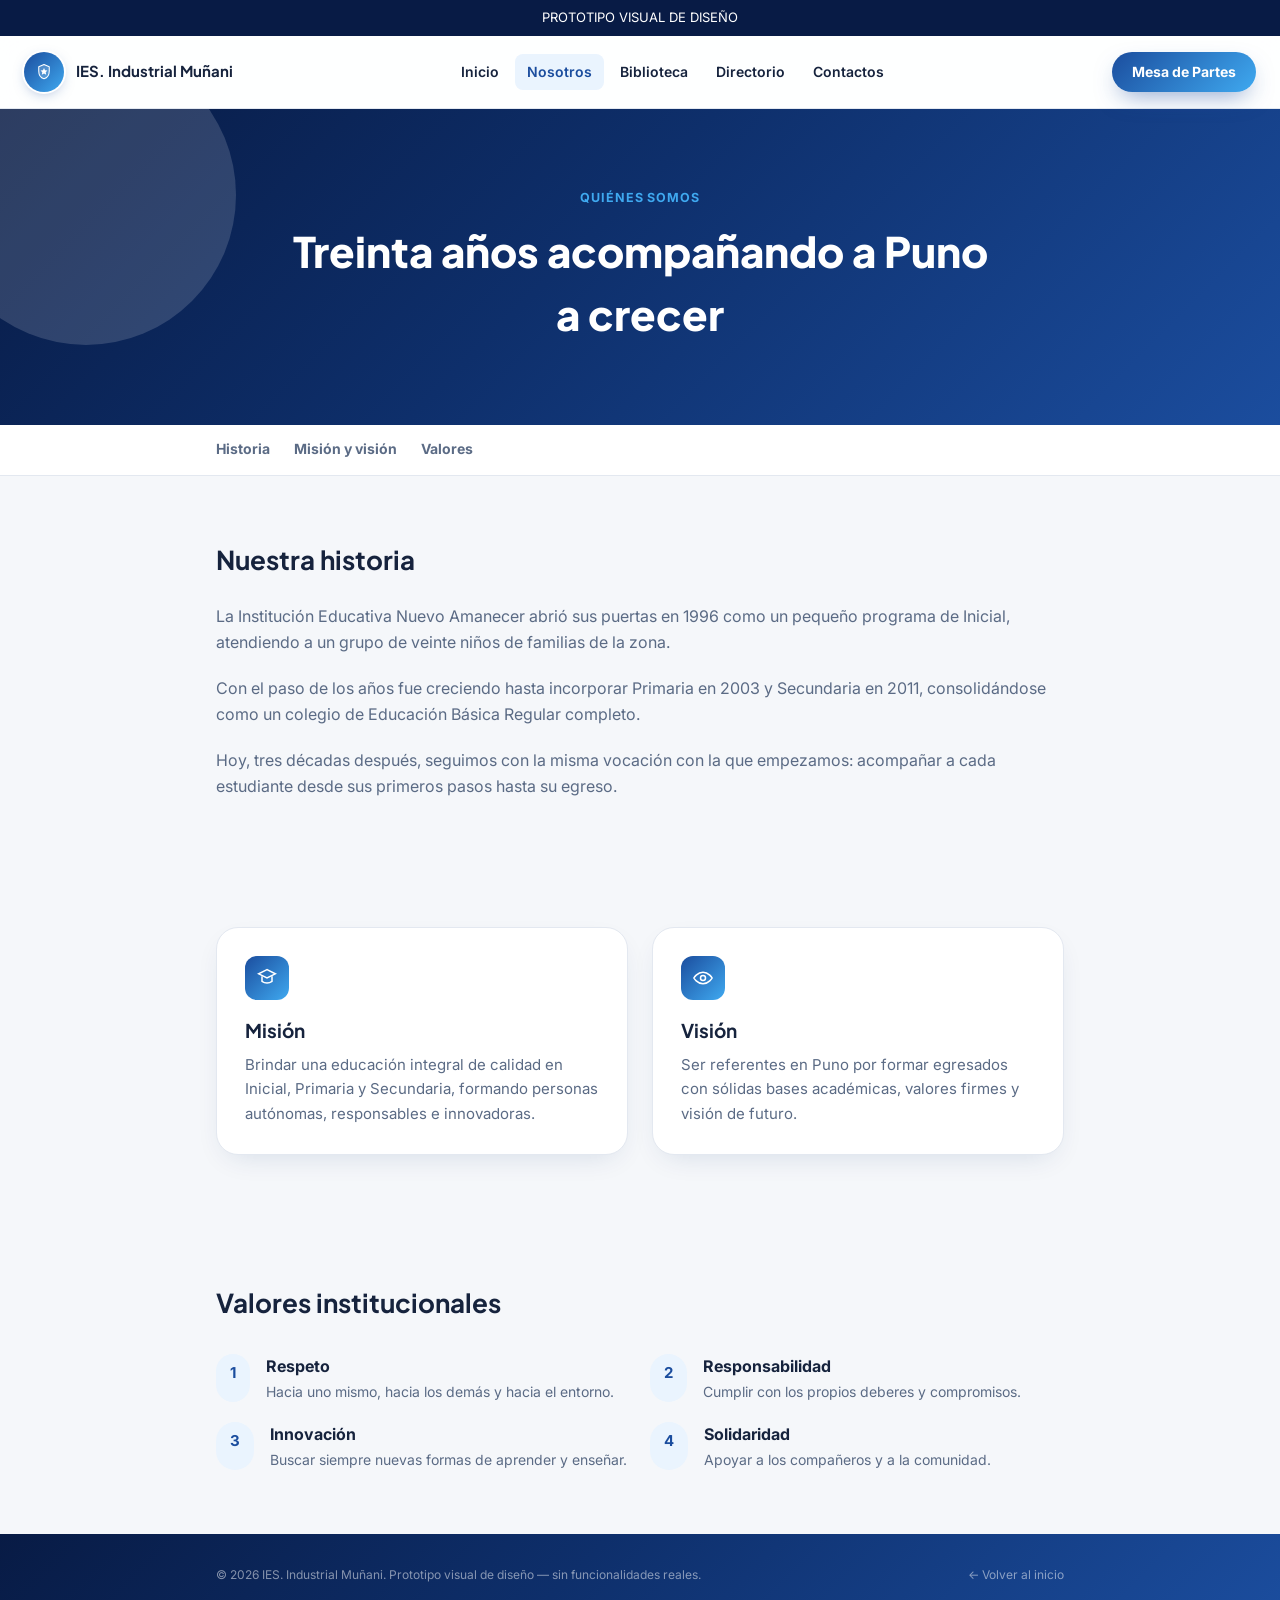
<file: nosotros.html>
<!DOCTYPE html>
<html lang="es">
<head>
<meta charset="UTF-8">
<meta name="viewport" content="width=device-width, initial-scale=1.0">
<title>Nosotros — IES. Industrial Muñani</title>
<link rel="preconnect" href="https://fonts.googleapis.com">
<link href="https://fonts.googleapis.com/css2?family=Plus+Jakarta+Sans:wght@500;600;700;800&family=Inter:wght@400;500;600;700&display=swap" rel="stylesheet">
<link rel="stylesheet" href="assets/tailwind.css">
<link rel="stylesheet" href="assets/styles.css">
</head>
<body class="antialiased">

<div class="bg-[var(--blue-deep)] text-white text-center text-[12px] sm:text-[13px] py-2 px-4">
  PROTOTIPO VISUAL DE DISEÑO 
</div>

<header class="sticky top-0 z-50 bg-white/90 backdrop-blur-md border-b border-[var(--gray-line)]">
  <div class="max-w-7xl mx-auto px-4 sm:px-6 h-[72px] flex items-center justify-between gap-6">
    <a href="index.html" class="flex items-center gap-3">
      <div class="w-10 h-10 rounded-full bg-gradient-sky flex items-center justify-center ring-2 ring-white shadow-[0_4px_14px_-4px_rgba(27,77,158,0.5)]"><svg width="18" height="18" viewBox="0 0 24 24" fill="none"><path d="M12 2l7 3v5.5c0 5-3 9.3-7 10.5-4-1.2-7-5.5-7-10.5V5z" fill="white" opacity="0.18"/><path d="M12 2l7 3v5.5c0 5-3 9.3-7 10.5-4-1.2-7-5.5-7-10.5V5z" stroke="white" stroke-width="1.4" stroke-linejoin="round"/><path d="M12 6.8l1.4 2.9 3.2.4-2.3 2.2.6 3.2L12 14l-2.9 1.5.6-3.2-2.3-2.2 3.2-.4z" fill="white"/></svg></div>
      <p class="font-display font-bold text-[15px] text-[var(--ink)]">IES. Industrial Muñani</p>
    </a>
    <nav class="hidden md:flex items-center gap-1 text-sm font-semibold">
      <a href="index.html" class="px-3 py-2 rounded-lg hover:bg-[var(--sky-light)]">Inicio</a>
      <a href="nosotros.html" class="px-3 py-2 rounded-lg bg-[var(--sky-light)] text-[var(--blue)]">Nosotros</a>
      <a href="biblioteca.html" class="px-3 py-2 rounded-lg hover:bg-[var(--sky-light)]">Biblioteca</a>
      <a href="directorio.html" class="px-3 py-2 rounded-lg hover:bg-[var(--sky-light)]">Directorio</a>
      <a href="contactos.html" class="px-3 py-2 rounded-lg hover:bg-[var(--sky-light)]">Contactos</a>
    </nav>
    <a href="mesa-de-partes.html" class="btn-primary rounded-full px-5 py-2.5 text-sm hidden sm:inline-block">Mesa de Partes</a>
  </div>
</header>

<main>
  <section class="bg-gradient-blue py-16 sm:py-20 text-center relative overflow-hidden">
    <svg class="absolute -left-16 -top-16 opacity-15" width="300" height="300" viewBox="0 0 300 300"><circle cx="150" cy="150" r="150" fill="#fff"/></svg>
    <div class="max-w-3xl mx-auto px-4 sm:px-6 relative z-10">
      <p class="eyebrow !text-[var(--sky)] mb-3">Quiénes somos</p>
      <h1 class="font-display text-[32px] sm:text-[42px] font-extrabold text-white">Treinta años acompañando a Puno a crecer</h1>
    </div>
  </section>

  <div class="sticky top-[72px] z-40 bg-white border-b border-[var(--gray-line)]">
    <div class="max-w-4xl mx-auto px-4 sm:px-6 flex gap-6 overflow-x-auto text-sm font-bold text-[var(--ink-soft)]">
      <a href="#historia" class="py-3.5 border-b-2 border-transparent hover:border-[var(--blue)] hover:text-[var(--ink)] whitespace-nowrap">Historia</a>
      <a href="#mision" class="py-3.5 border-b-2 border-transparent hover:border-[var(--blue)] hover:text-[var(--ink)] whitespace-nowrap">Misión y visión</a>
      <a href="#valores" class="py-3.5 border-b-2 border-transparent hover:border-[var(--blue)] hover:text-[var(--ink)] whitespace-nowrap">Valores</a>
    </div>
  </div>

  <section id="historia" class="max-w-4xl mx-auto px-4 sm:px-6 py-16">
    <h2 class="font-display text-[26px] font-bold text-[var(--ink)] mb-6">Nuestra historia</h2>
    <div class="space-y-5 text-[var(--ink-soft)] leading-relaxed text-[16px]">
      <p>La Institución Educativa Nuevo Amanecer abrió sus puertas en 1996 como un pequeño programa de Inicial, atendiendo a un grupo de veinte niños de familias de la zona.</p>
      <p>Con el paso de los años fue creciendo hasta incorporar Primaria en 2003 y Secundaria en 2011, consolidándose como un colegio de Educación Básica Regular completo.</p>
      <p>Hoy, tres décadas después, seguimos con la misma vocación con la que empezamos: acompañar a cada estudiante desde sus primeros pasos hasta su egreso.</p>
    </div>
  </section>

  <section id="mision" class="bg-[var(--sky-light)]/40 py-16">
    <div class="max-w-4xl mx-auto px-4 sm:px-6 grid sm:grid-cols-2 gap-6">
      <div class="card rounded-[22px] p-7">
        <div class="w-11 h-11 rounded-xl bg-gradient-sky flex items-center justify-center mb-4"><svg width="20" height="20" viewBox="0 0 24 24" fill="none" stroke="#fff" stroke-width="1.8"><path d="M12 2L2 7l10 5 10-5z"/><path d="M6 10v6c2 1.5 4 2 6 2s4-.5 6-2v-6"/></svg></div>
        <h3 class="font-display text-[19px] font-bold text-[var(--ink)] mb-2">Misión</h3>
        <p class="text-[15px] text-[var(--ink-soft)] leading-relaxed">Brindar una educación integral de calidad en Inicial, Primaria y Secundaria, formando personas autónomas, responsables e innovadoras.</p>
      </div>
      <div class="card rounded-[22px] p-7">
        <div class="w-11 h-11 rounded-xl bg-gradient-sky flex items-center justify-center mb-4"><svg width="20" height="20" viewBox="0 0 24 24" fill="none" stroke="#fff" stroke-width="1.8"><path d="M1 12s4-7 11-7 11 7 11 7-4 7-11 7-11-7-11-7z"/><circle cx="12" cy="12" r="3"/></svg></div>
        <h3 class="font-display text-[19px] font-bold text-[var(--ink)] mb-2">Visión</h3>
        <p class="text-[15px] text-[var(--ink-soft)] leading-relaxed">Ser referentes en Puno por formar egresados con sólidas bases académicas, valores firmes y visión de futuro.</p>
      </div>
    </div>
  </section>

  <section id="valores" class="max-w-4xl mx-auto px-4 sm:px-6 py-16">
    <h2 class="font-display text-[26px] font-bold text-[var(--ink)] mb-8">Valores institucionales</h2>
    <div class="grid sm:grid-cols-2 gap-5">
      <div class="flex gap-4"><span class="badge badge-blue shrink-0 !text-[15px] !px-3.5 !py-2">1</span><div><p class="font-bold text-[var(--ink)] mb-1">Respeto</p><p class="text-sm text-[var(--ink-soft)]">Hacia uno mismo, hacia los demás y hacia el entorno.</p></div></div>
      <div class="flex gap-4"><span class="badge badge-blue shrink-0 !text-[15px] !px-3.5 !py-2">2</span><div><p class="font-bold text-[var(--ink)] mb-1">Responsabilidad</p><p class="text-sm text-[var(--ink-soft)]">Cumplir con los propios deberes y compromisos.</p></div></div>
      <div class="flex gap-4"><span class="badge badge-blue shrink-0 !text-[15px] !px-3.5 !py-2">3</span><div><p class="font-bold text-[var(--ink)] mb-1">Innovación</p><p class="text-sm text-[var(--ink-soft)]">Buscar siempre nuevas formas de aprender y enseñar.</p></div></div>
      <div class="flex gap-4"><span class="badge badge-blue shrink-0 !text-[15px] !px-3.5 !py-2">4</span><div><p class="font-bold text-[var(--ink)] mb-1">Solidaridad</p><p class="text-sm text-[var(--ink-soft)]">Apoyar a los compañeros y a la comunidad.</p></div></div>
    </div>
  </section>
</main>

<footer class="bg-gradient-blue text-white/70 py-8">
  <div class="max-w-4xl mx-auto px-4 sm:px-6 flex flex-wrap justify-between gap-3 text-[12px] text-white/50">
    <p>© 2026 IES. Industrial Muñani. Prototipo visual de diseño — sin funcionalidades reales.</p>
    <a href="index.html" class="hover:text-white">← Volver al inicio</a>
  </div>
</footer>

<button data-scroll-top class="scroll-top-btn" aria-label="Volver arriba"><svg width="18" height="18" viewBox="0 0 24 24" fill="none" stroke="currentColor" stroke-width="2.4"><path d="M12 19V5M5 12l7-7 7 7"/></svg></button>

<script src="assets/script.js"></script>
</body>
</html>
</file>
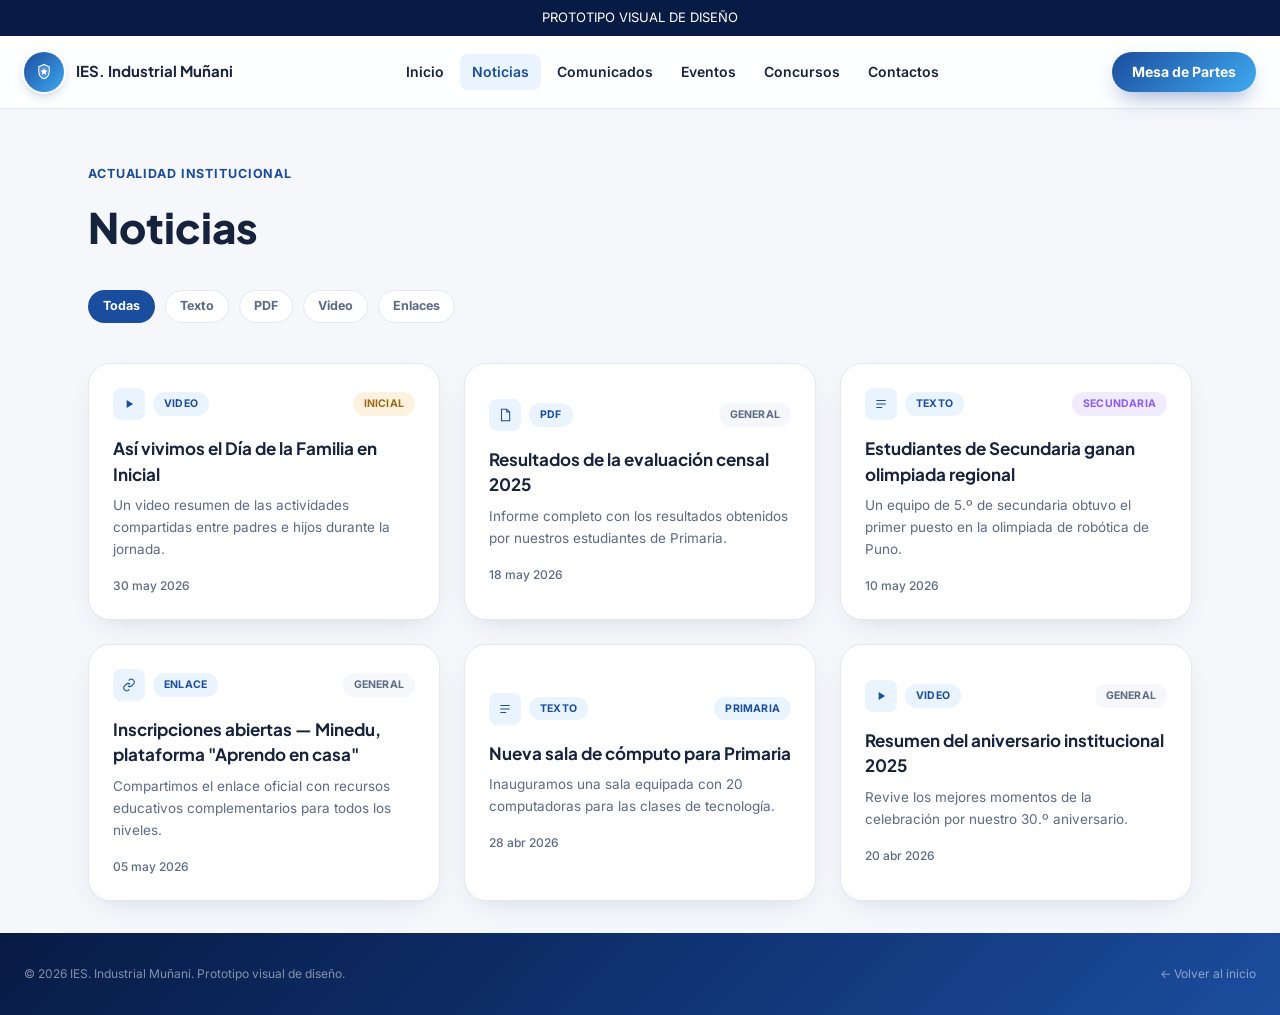
<file: noticias.html>
<!DOCTYPE html>
<html lang="es">
<head>
<meta charset="UTF-8">
<meta name="viewport" content="width=device-width, initial-scale=1.0">
<title>Noticias — I.E. Nuevo Amanecer (Prototipo)</title>
<link rel="preconnect" href="https://fonts.googleapis.com">
<link href="https://fonts.googleapis.com/css2?family=Plus+Jakarta+Sans:wght@500;600;700;800&family=Inter:wght@400;500;600;700&display=swap" rel="stylesheet">
<link rel="stylesheet" href="assets/tailwind.css">
<link rel="stylesheet" href="assets/styles.css">
</head>
<body class="antialiased">

<div class="bg-[var(--blue-deep)] text-white text-center text-[12px] sm:text-[13px] py-2 px-4">
  PROTOTIPO VISUAL DE DISEÑO
</div>

<header class="sticky top-0 z-50 bg-white/90 backdrop-blur-md border-b border-[var(--gray-line)]">
  <div class="max-w-7xl mx-auto px-4 sm:px-6 h-[72px] flex items-center justify-between gap-6">
    <a href="index.html" class="flex items-center gap-3">
      <div class="w-10 h-10 rounded-full bg-gradient-sky flex items-center justify-center ring-2 ring-white shadow-[0_4px_14px_-4px_rgba(27,77,158,0.5)]"><svg width="18" height="18" viewBox="0 0 24 24" fill="none"><path d="M12 2l7 3v5.5c0 5-3 9.3-7 10.5-4-1.2-7-5.5-7-10.5V5z" fill="white" opacity="0.18"/><path d="M12 2l7 3v5.5c0 5-3 9.3-7 10.5-4-1.2-7-5.5-7-10.5V5z" stroke="white" stroke-width="1.4" stroke-linejoin="round"/><path d="M12 6.8l1.4 2.9 3.2.4-2.3 2.2.6 3.2L12 14l-2.9 1.5.6-3.2-2.3-2.2 3.2-.4z" fill="white"/></svg></div>
      <p class="font-display font-bold text-[15px] text-[var(--ink)]">IES. Industrial Muñani</p>
    </a>
    <nav class="hidden md:flex items-center gap-1 text-sm font-semibold">
      <a href="index.html" class="px-3 py-2 rounded-lg hover:bg-[var(--sky-light)]">Inicio</a>
      <a href="noticias.html" class="px-3 py-2 rounded-lg bg-[var(--sky-light)] text-[var(--blue)]">Noticias</a>
      <a href="comunicados.html" class="px-3 py-2 rounded-lg hover:bg-[var(--sky-light)]">Comunicados</a>
      <a href="eventos.html" class="px-3 py-2 rounded-lg hover:bg-[var(--sky-light)]">Eventos</a>
      <a href="concursos.html" class="px-3 py-2 rounded-lg hover:bg-[var(--sky-light)]">Concursos</a>
      <a href="contactos.html" class="px-3 py-2 rounded-lg hover:bg-[var(--sky-light)]">Contactos</a>
    </nav>
    <a href="mesa-de-partes.html" class="btn-primary rounded-full px-5 py-2.5 text-sm hidden sm:inline-block">Mesa de Partes</a>
  </div>
</header>

<main>
  <section class="max-w-6xl mx-auto px-4 sm:px-6 pt-14 pb-8">
    <p class="eyebrow mb-3">Actualidad institucional</p>
    <h1 class="font-display text-[34px] sm:text-[42px] font-extrabold text-[var(--ink)] mb-8">Noticias</h1>

    <div class="flex flex-wrap gap-2.5 mb-10" data-chip-group="noticias-publica">
      <span class="chip is-active" data-chip-filter="all">Todas</span>
      <span class="chip" data-chip-filter="texto">Texto</span>
      <span class="chip" data-chip-filter="pdf">PDF</span>
      <span class="chip" data-chip-filter="video">Video</span>
      <span class="chip" data-chip-filter="link">Enlaces</span>
    </div>

    <div class="grid sm:grid-cols-2 lg:grid-cols-3 gap-6" data-list="noticias-publica">

      <button data-noticia-open="n1" class="card card-hover rounded-[20px] p-6 text-left" data-status="video">
        <div class="flex items-center gap-2 mb-4">
          <span class="w-8 h-8 rounded-lg bg-[var(--sky-light)] flex items-center justify-center shrink-0"><svg width="14" height="14" viewBox="0 0 24 24" fill="var(--blue)"><path d="M8 5v14l11-7z"/></svg></span>
          <span class="badge badge-blue">Video</span>
          <span class="badge badge-amber ml-auto">Inicial</span>
        </div>
        <h3 class="font-display text-[17px] font-bold text-[var(--ink)] mb-2">Así vivimos el Día de la Familia en Inicial</h3>
        <p class="text-[13.5px] text-[var(--ink-soft)] leading-relaxed">Un video resumen de las actividades compartidas entre padres e hijos durante la jornada.</p>
        <p class="text-[12px] text-[var(--ink-soft)] mt-4 font-medium">30 may 2026</p>
      </button>

      <button data-noticia-open="n2" class="card card-hover rounded-[20px] p-6 text-left" data-status="pdf">
        <div class="flex items-center gap-2 mb-4">
          <span class="w-8 h-8 rounded-lg bg-[var(--sky-light)] flex items-center justify-center shrink-0"><svg width="14" height="14" viewBox="0 0 24 24" fill="none" stroke="var(--blue)" stroke-width="1.8"><path d="M6 2h9l5 5v15H6z"/><path d="M15 2v5h5"/></svg></span>
          <span class="badge badge-blue">PDF</span>
          <span class="badge badge-gray ml-auto">General</span>
        </div>
        <h3 class="font-display text-[17px] font-bold text-[var(--ink)] mb-2">Resultados de la evaluación censal 2025</h3>
        <p class="text-[13.5px] text-[var(--ink-soft)] leading-relaxed">Informe completo con los resultados obtenidos por nuestros estudiantes de Primaria.</p>
        <p class="text-[12px] text-[var(--ink-soft)] mt-4 font-medium">18 may 2026</p>
      </button>

      <button data-noticia-open="n3" class="card card-hover rounded-[20px] p-6 text-left" data-status="texto">
        <div class="flex items-center gap-2 mb-4">
          <span class="w-8 h-8 rounded-lg bg-[var(--sky-light)] flex items-center justify-center shrink-0"><svg width="14" height="14" viewBox="0 0 24 24" fill="none" stroke="var(--blue)" stroke-width="1.8"><path d="M4 6h16M4 12h16M4 18h10"/></svg></span>
          <span class="badge badge-blue">Texto</span>
          <span class="badge badge-violet ml-auto">Secundaria</span>
        </div>
        <h3 class="font-display text-[17px] font-bold text-[var(--ink)] mb-2">Estudiantes de Secundaria ganan olimpiada regional</h3>
        <p class="text-[13.5px] text-[var(--ink-soft)] leading-relaxed">Un equipo de 5.º de secundaria obtuvo el primer puesto en la olimpiada de robótica de Puno.</p>
        <p class="text-[12px] text-[var(--ink-soft)] mt-4 font-medium">10 may 2026</p>
      </button>

      <button data-noticia-open="n4" class="card card-hover rounded-[20px] p-6 text-left" data-status="link">
        <div class="flex items-center gap-2 mb-4">
          <span class="w-8 h-8 rounded-lg bg-[var(--sky-light)] flex items-center justify-center shrink-0"><svg width="14" height="14" viewBox="0 0 24 24" fill="none" stroke="var(--blue)" stroke-width="1.8"><path d="M10 13a5 5 0 0 0 7 0l3-3a5 5 0 0 0-7-7l-1.5 1.5"/><path d="M14 11a5 5 0 0 0-7 0l-3 3a5 5 0 0 0 7 7l1.5-1.5"/></svg></span>
          <span class="badge badge-blue">Enlace</span>
          <span class="badge badge-gray ml-auto">General</span>
        </div>
        <h3 class="font-display text-[17px] font-bold text-[var(--ink)] mb-2">Inscripciones abiertas — Minedu, plataforma "Aprendo en casa"</h3>
        <p class="text-[13.5px] text-[var(--ink-soft)] leading-relaxed">Compartimos el enlace oficial con recursos educativos complementarios para todos los niveles.</p>
        <p class="text-[12px] text-[var(--ink-soft)] mt-4 font-medium">05 may 2026</p>
      </button>

      <button data-noticia-open="n5" class="card card-hover rounded-[20px] p-6 text-left" data-status="texto">
        <div class="flex items-center gap-2 mb-4">
          <span class="w-8 h-8 rounded-lg bg-[var(--sky-light)] flex items-center justify-center shrink-0"><svg width="14" height="14" viewBox="0 0 24 24" fill="none" stroke="var(--blue)" stroke-width="1.8"><path d="M4 6h16M4 12h16M4 18h10"/></svg></span>
          <span class="badge badge-blue">Texto</span>
          <span class="badge badge-blue ml-auto">Primaria</span>
        </div>
        <h3 class="font-display text-[17px] font-bold text-[var(--ink)] mb-2">Nueva sala de cómputo para Primaria</h3>
        <p class="text-[13.5px] text-[var(--ink-soft)] leading-relaxed">Inauguramos una sala equipada con 20 computadoras para las clases de tecnología.</p>
        <p class="text-[12px] text-[var(--ink-soft)] mt-4 font-medium">28 abr 2026</p>
      </button>

      <button data-noticia-open="n6" class="card card-hover rounded-[20px] p-6 text-left" data-status="video">
        <div class="flex items-center gap-2 mb-4">
          <span class="w-8 h-8 rounded-lg bg-[var(--sky-light)] flex items-center justify-center shrink-0"><svg width="14" height="14" viewBox="0 0 24 24" fill="var(--blue)"><path d="M8 5v14l11-7z"/></svg></span>
          <span class="badge badge-blue">Video</span>
          <span class="badge badge-gray ml-auto">General</span>
        </div>
        <h3 class="font-display text-[17px] font-bold text-[var(--ink)] mb-2">Resumen del aniversario institucional 2025</h3>
        <p class="text-[13.5px] text-[var(--ink-soft)] leading-relaxed">Revive los mejores momentos de la celebración por nuestro 30.º aniversario.</p>
        <p class="text-[12px] text-[var(--ink-soft)] mt-4 font-medium">20 abr 2026</p>
      </button>

    </div>
  </section>
</main>

<footer class="bg-gradient-blue text-white/70 py-8">
  <div class="max-w-7xl mx-auto px-4 sm:px-6 flex flex-wrap justify-between gap-3 text-[12px] text-white/50">
    <p>© 2026 IES. Industrial Muñani. Prototipo visual de diseño.</p>
    <a href="index.html" class="hover:text-white">← Volver al inicio</a>
  </div>
</footer>

<!-- ============ NOTICIA DETAIL MODALS ============ -->
<div data-noticia-modal="n1" class="modal-backdrop hidden">
  <div class="modal-card !max-w-xl">
    <div class="flex items-center gap-2 mb-4"><span class="badge badge-blue">Video</span><span class="badge badge-amber">Inicial</span></div>
    <p class="font-display text-[22px] font-bold text-[var(--ink)] mb-3">Así vivimos el Día de la Familia en Inicial</p>
    <p class="text-[12px] text-[var(--ink-soft)] mb-5">30 may 2026 · Área de Imagen Institucional</p>
    <div class="rounded-xl overflow-hidden bg-[var(--blue-deep)] aspect-video flex items-center justify-center mb-5 relative">
      <div class="w-16 h-16 rounded-full bg-white/15 flex items-center justify-center"><svg width="24" height="24" viewBox="0 0 24 24" fill="#fff"><path d="M8 5v14l11-7z"/></svg></div>
      <p class="absolute bottom-4 left-4 text-white/60 text-[12px] font-medium">Reproductor de YouTube — vista previa del prototipo</p>
    </div>
    <p class="text-[14.5px] text-[var(--ink-soft)] leading-relaxed mb-6">Padres, madres y estudiantes de Inicial compartieron juegos, dinámicas y un compartir por el Día de la Familia. La actividad buscó fortalecer los lazos entre el hogar y la escuela desde los primeros años.</p>
    <div class="flex justify-end"><button data-close-modal class="btn-outline-blue rounded-full px-5 py-2.5 text-sm">Cerrar</button></div>
  </div>
</div>

<div data-noticia-modal="n2" class="modal-backdrop hidden">
  <div class="modal-card !max-w-xl">
    <div class="flex items-center gap-2 mb-4"><span class="badge badge-blue">PDF</span><span class="badge badge-gray">General</span></div>
    <p class="font-display text-[22px] font-bold text-[var(--ink)] mb-3">Resultados de la evaluación censal 2025</p>
    <p class="text-[12px] text-[var(--ink-soft)] mb-5">18 may 2026 · Coordinación Académica</p>
    <div class="rounded-xl border border-[var(--gray-line)] p-5 flex items-center gap-4 mb-6">
      <div class="w-12 h-12 rounded-lg bg-[var(--sky-light)] flex items-center justify-center shrink-0"><svg width="20" height="20" viewBox="0 0 24 24" fill="none" stroke="var(--blue)" stroke-width="1.8"><path d="M6 2h9l5 5v15H6z"/><path d="M15 2v5h5"/></svg></div>
      <div class="flex-1 min-w-0"><p class="font-semibold text-[var(--ink)] text-sm truncate">Informe-ECE-2025.pdf</p><p class="text-[12px] text-[var(--ink-soft)]">2.4 MB</p></div>
      <button class="btn-outline-blue rounded-full px-4 py-2 text-xs shrink-0">Descargar</button>
    </div>
    <p class="text-[14.5px] text-[var(--ink-soft)] leading-relaxed mb-6">Nuestros estudiantes de 2.º y 4.º grado de Primaria alcanzaron un nivel satisfactorio superior al promedio regional en comunicación y matemática.</p>
    <div class="flex justify-end"><button data-close-modal class="btn-outline-blue rounded-full px-5 py-2.5 text-sm">Cerrar</button></div>
  </div>
</div>

<div data-noticia-modal="n3" class="modal-backdrop hidden">
  <div class="modal-card !max-w-xl">
    <div class="flex items-center gap-2 mb-4"><span class="badge badge-blue">Texto</span><span class="badge badge-violet">Secundaria</span></div>
    <p class="font-display text-[22px] font-bold text-[var(--ink)] mb-3">Estudiantes de Secundaria ganan olimpiada regional</p>
    <p class="text-[12px] text-[var(--ink-soft)] mb-5">10 may 2026 · Área de Imagen Institucional</p>
    <div class="space-y-4 text-[14.5px] text-[var(--ink-soft)] leading-relaxed mb-6">
      <p>Un equipo conformado por cinco estudiantes de 5.º de secundaria representó a la institución en la Olimpiada Regional de Robótica de Puno, obteniendo el primer puesto en la categoría de robótica educativa.</p>
      <p>El proyecto, guiado por el área de Ciencia y Tecnología, consistió en el diseño de un brazo robótico capaz de clasificar residuos reciclables de forma automática.</p>
      <p>Felicitamos a los estudiantes y a su asesor por representar con orgullo a nuestra institución.</p>
    </div>
    <div class="flex justify-end"><button data-close-modal class="btn-outline-blue rounded-full px-5 py-2.5 text-sm">Cerrar</button></div>
  </div>
</div>

<div data-noticia-modal="n4" class="modal-backdrop hidden">
  <div class="modal-card !max-w-xl">
    <div class="flex items-center gap-2 mb-4"><span class="badge badge-blue">Enlace</span><span class="badge badge-gray">General</span></div>
    <p class="font-display text-[22px] font-bold text-[var(--ink)] mb-3">Inscripciones abiertas — Minedu, plataforma "Aprendo en casa"</p>
    <p class="text-[12px] text-[var(--ink-soft)] mb-5">05 may 2026 · Coordinación Académica</p>
    <div class="rounded-xl border border-[var(--gray-line)] p-5 flex items-center gap-4 mb-6">
      <div class="w-12 h-12 rounded-lg bg-[var(--sky-light)] flex items-center justify-center shrink-0"><svg width="20" height="20" viewBox="0 0 24 24" fill="none" stroke="var(--blue)" stroke-width="1.8"><path d="M10 13a5 5 0 0 0 7 0l3-3a5 5 0 0 0-7-7l-1.5 1.5"/><path d="M14 11a5 5 0 0 0-7 0l-3 3a5 5 0 0 0 7 7l1.5-1.5"/></svg></div>
      <div class="flex-1 min-w-0"><p class="font-semibold text-[var(--ink)] text-sm truncate">aprendoencasa.pe</p><p class="text-[12px] text-[var(--ink-soft)]">Enlace externo — Minedu</p></div>
      <button class="btn-outline-blue rounded-full px-4 py-2 text-xs shrink-0">Abrir enlace</button>
    </div>
    <p class="text-[14.5px] text-[var(--ink-soft)] leading-relaxed mb-6">El Ministerio de Educación puso a disposición recursos complementarios gratuitos para todos los niveles. Recomendamos a las familias explorar la plataforma junto a sus hijos.</p>
    <div class="flex justify-end"><button data-close-modal class="btn-outline-blue rounded-full px-5 py-2.5 text-sm">Cerrar</button></div>
  </div>
</div>

<div data-noticia-modal="n5" class="modal-backdrop hidden">
  <div class="modal-card !max-w-xl">
    <div class="flex items-center gap-2 mb-4"><span class="badge badge-blue">Texto</span><span class="badge badge-blue">Primaria</span></div>
    <p class="font-display text-[22px] font-bold text-[var(--ink)] mb-3">Nueva sala de cómputo para Primaria</p>
    <p class="text-[12px] text-[var(--ink-soft)] mb-5">28 abr 2026 · Dirección</p>
    <div class="space-y-4 text-[14.5px] text-[var(--ink-soft)] leading-relaxed mb-6">
      <p>Con el apoyo de la Asociación de Padres de Familia, inauguramos una nueva sala de cómputo equipada con 20 computadoras para las clases de tecnología del nivel Primaria.</p>
      <p>El espacio permitirá a los estudiantes desarrollar habilidades digitales desde edades tempranas, en un ambiente seguro y supervisado.</p>
    </div>
    <div class="flex justify-end"><button data-close-modal class="btn-outline-blue rounded-full px-5 py-2.5 text-sm">Cerrar</button></div>
  </div>
</div>

<div data-noticia-modal="n6" class="modal-backdrop hidden">
  <div class="modal-card !max-w-xl">
    <div class="flex items-center gap-2 mb-4"><span class="badge badge-blue">Video</span><span class="badge badge-gray">General</span></div>
    <p class="font-display text-[22px] font-bold text-[var(--ink)] mb-3">Resumen del aniversario institucional 2025</p>
    <p class="text-[12px] text-[var(--ink-soft)] mb-5">20 abr 2026 · Área de Imagen Institucional</p>
    <div class="rounded-xl overflow-hidden bg-[var(--blue-deep)] aspect-video flex items-center justify-center mb-5 relative">
      <div class="w-16 h-16 rounded-full bg-white/15 flex items-center justify-center"><svg width="24" height="24" viewBox="0 0 24 24" fill="#fff"><path d="M8 5v14l11-7z"/></svg></div>
      <p class="absolute bottom-4 left-4 text-white/60 text-[12px] font-medium">Reproductor de YouTube — vista previa del prototipo</p>
    </div>
    <p class="text-[14.5px] text-[var(--ink-soft)] leading-relaxed mb-6">Un repaso de las actividades por nuestro 30.º aniversario: desfile, presentaciones artísticas y el reconocimiento a docentes con más años de servicio.</p>
    <div class="flex justify-end"><button data-close-modal class="btn-outline-blue rounded-full px-5 py-2.5 text-sm">Cerrar</button></div>
  </div>
</div>

<button data-scroll-top class="scroll-top-btn" aria-label="Volver arriba"><svg width="18" height="18" viewBox="0 0 24 24" fill="none" stroke="currentColor" stroke-width="2.4"><path d="M12 19V5M5 12l7-7 7 7"/></svg></button>

<script src="assets/script.js"></script>
</body>
</html>
</file>
<file: assets/styles.css>
/* ==========================================================================
   I.E. Horizonte — Sistema visual premium 2026
   Prototipo visual — sin backend. Todo lo interactivo es simulado en el navegador.
   ========================================================================== */

:root {
  --blue:        #1B4D9E;
  --blue-dark:   #0E2F6B;
  --blue-deep:   #081B45;
  --sky:         #3FA9F0;
  --sky-light:   #EAF4FE;
  --white:       #FFFFFF;
  --gray-light:  #F5F7FA;
  --gray-line:   #E3E8F0;
  --ink:         #16233D;
  --ink-soft:    #5B6B85;
  --ok:          #1E9E6B;
  --ok-light:    #E4F7EF;
  --warn:        #E8A33D;
  --warn-light:  #FDF1DF;
  --danger:      #E5484D;
  --danger-light:#FCE7E8;
  --violet:      #8B5CF6;
  --violet-light:#F1EBFE;
  --shadow-soft: 0 20px 45px -18px rgba(14,47,107,0.22);
  --shadow-card: 0 10px 30px -12px rgba(14,47,107,0.16);
}

* { box-sizing: border-box; }
html { scroll-behavior: smooth; }
body {
  background: var(--gray-light);
  color: var(--ink);
  font-family: 'Inter', ui-sans-serif, system-ui, sans-serif;
}
.font-display { font-family: 'Plus Jakarta Sans', ui-sans-serif, system-ui, sans-serif; }

a { color: inherit; text-decoration: none; }
:focus-visible { outline: 2.5px solid var(--sky); outline-offset: 2px; border-radius: 4px; }

@media (prefers-reduced-motion: reduce) {
  *, *::before, *::after { animation-duration: 0.001ms !important; transition-duration: 0.001ms !important; scroll-behavior: auto !important; }
}

.eyebrow { font-size: 12.5px; font-weight: 700; letter-spacing: 0.07em; text-transform: uppercase; color: var(--blue); }
.heading-accent { display: block; width: 46px; height: 4px; border-radius: 999px; background: linear-gradient(90deg, var(--blue), var(--sky)); margin-top: 10px; }
.heading-accent.center { margin-left: auto; margin-right: auto; }

/* ---------- Photo-style hero background (placeholder, no real photos) ---------- */
.hero-photo-bg { position: absolute; inset: 0; }
.hero-photo-bg img { width: 100%; height: 100%; object-fit: cover; display: block; }
.hero-overlay { position: absolute; inset: 0; background: linear-gradient(90deg, rgba(8,27,69,0.88) 0%, rgba(8,27,69,0.55) 42%, rgba(8,27,69,0.15) 68%, transparent 100%); }

/* ---------- Nivel card with overlapping icon badge ---------- */
.nivel-photo { border-radius: 20px 20px 0 0; overflow: hidden; position: relative; height: 190px; }
.nivel-photo img { width: 100%; height: 100%; object-fit: cover; display: block; }
.nivel-icon-float { position: absolute; top: 10px; left: 10px; width: 52px; height: 52px; border-radius: 16px; display: flex; align-items: center; justify-content: center; box-shadow: 0 10px 24px -8px rgba(8,27,69,0.35); border: 3px solid #fff; z-index: 2; }

/* ---------- Gradients ---------- */
.bg-gradient-blue { background: linear-gradient(135deg, var(--blue-deep) 0%, var(--blue-dark) 45%, var(--blue) 100%); }
.bg-gradient-sky  { background: linear-gradient(135deg, var(--blue) 0%, var(--sky) 100%); }
.text-gradient { background: linear-gradient(90deg, var(--blue) 0%, var(--sky) 100%); -webkit-background-clip: text; background-clip: text; color: transparent; }

/* ---------- Glassmorphism ---------- */
.glass {
  background: rgba(255,255,255,0.10);
  border: 1px solid rgba(255,255,255,0.22);
  backdrop-filter: blur(18px);
  -webkit-backdrop-filter: blur(18px);
}
.glass-light {
  background: rgba(255,255,255,0.65);
  border: 1px solid rgba(255,255,255,0.5);
  backdrop-filter: blur(14px);
  -webkit-backdrop-filter: blur(14px);
}

/* ---------- Cards ---------- */
.card {
  background: #fff;
  border: 1px solid var(--gray-line);
  border-radius: 22px;
  box-shadow: var(--shadow-card);
  transition: transform .25s ease, box-shadow .25s ease;
}
.card.card-hover:hover { transform: translateY(-5px); box-shadow: var(--shadow-soft); }

/* ---------- Buttons ---------- */
.btn-primary {
  background: linear-gradient(135deg, var(--blue) 0%, var(--sky) 100%);
  color: #fff;
  font-weight: 700;
  box-shadow: 0 10px 25px -8px rgba(27,77,158,0.55);
  transition: transform .18s ease, box-shadow .18s ease, filter .18s ease;
}
.btn-primary:hover { transform: translateY(-2px); box-shadow: 0 16px 32px -8px rgba(27,77,158,0.6); filter: brightness(1.04); }
.btn-outline {
  background: rgba(255,255,255,0.08);
  border: 1.5px solid rgba(255,255,255,0.5);
  color: #fff;
  font-weight: 700;
  transition: background .18s ease, transform .18s ease;
}
.btn-outline:hover { background: rgba(255,255,255,0.18); transform: translateY(-2px); }
.btn-outline-blue {
  background: transparent;
  border: 1.5px solid var(--gray-line);
  color: var(--ink);
  font-weight: 700;
  transition: border-color .18s ease, color .18s ease, transform .18s ease;
}
.btn-outline-blue:hover { border-color: var(--blue); color: var(--blue); transform: translateY(-2px); }

/* ---------- Chips / badges ---------- */
.chip {
  display: inline-flex; align-items: center; gap: 6px;
  font-size: 12.5px; font-weight: 700;
  padding: 6px 14px; border-radius: 999px;
  border: 1.5px solid var(--gray-line);
  color: var(--ink-soft); background: #fff;
}
[data-chip-group] .chip { cursor: pointer; transition: background .15s, color .15s, border-color .15s; user-select: none; }
.chip.is-active { background: var(--blue); color: #fff; border-color: transparent; }

.badge { font-size: 10.5px; font-weight: 700; text-transform: uppercase; padding: 4px 11px; border-radius: 999px; white-space: nowrap; letter-spacing: 0.02em; }
.badge-green { background: var(--ok-light); color: var(--ok); }
.badge-blue  { background: var(--sky-light); color: var(--blue); }
.badge-amber { background: var(--warn-light); color: #9A6A17; }
.badge-red   { background: var(--danger-light); color: var(--danger); }
.badge-gray  { background: var(--gray-light); color: var(--ink-soft); }
.badge-violet { background: var(--violet-light); color: var(--violet); }

/* ---------- Nivel icon tiles ---------- */
.nivel-card { border-radius: 26px; padding: 32px 28px; position: relative; overflow: hidden; transition: transform .3s ease, box-shadow .3s ease; }
.nivel-card:hover { transform: translateY(-8px); }
.nivel-icon { width: 60px; height: 60px; border-radius: 18px; display: flex; align-items: center; justify-content: center; margin-bottom: 20px; }

/* ---------- HERO SLIDER ---------- */
.hero-slider { position: relative; height: 640px; max-height: 88vh; overflow: hidden; }
.hero-slide {
  position: absolute; inset: 0;
  opacity: 0; visibility: hidden;
  transition: opacity 1s ease;
  display: flex; align-items: center;
}
.hero-slide.is-active { opacity: 1; visibility: visible; z-index: 1; }
.hero-slide-bg { position: absolute; inset: 0; z-index: -1; }
.hero-dots { display: flex; gap: 9px; }
.hero-dot { width: 30px; height: 5px; border-radius: 999px; background: rgba(255,255,255,0.35); cursor: pointer; transition: background .2s ease; position: relative; overflow: hidden; }
.hero-dot.is-active { background: rgba(255,255,255,0.4); }
.hero-dot.is-active::after {
  content: ""; position: absolute; inset: 0; background: #fff; border-radius: 999px;
  animation: heroProgress 5s linear forwards;
}
@keyframes heroProgress { from { width: 0%; } to { width: 100%; } }
.hero-arrow {
  width: 46px; height: 46px; border-radius: 999px;
  background: rgba(255,255,255,0.12); border: 1px solid rgba(255,255,255,0.3);
  display: flex; align-items: center; justify-content: center; color: #fff;
  transition: background .2s ease, transform .2s ease;
}
.hero-arrow:hover { background: rgba(255,255,255,0.25); transform: scale(1.06); }

/* ---------- Testimonios carousel ---------- */
.testi-slide { display: none; animation: fadeUp .5s ease both; }
.testi-slide.is-active { display: block; }
.testi-dot { width: 8px; height: 8px; border-radius: 999px; background: var(--gray-line); cursor: pointer; transition: background .2s, width .2s; }
.testi-dot.is-active { background: var(--blue); width: 22px; border-radius: 999px; }

/* ---------- Scroll reveal ---------- */
[data-reveal] { opacity: 0; transform: translateY(24px); transition: opacity .7s ease, transform .7s ease; }
[data-reveal].is-visible { opacity: 1; transform: translateY(0); }
[data-reveal="fade"] { transform: none; }

@keyframes fadeUp { from { opacity: 0; transform: translateY(10px); } to { opacity: 1; transform: translateY(0); } }
@keyframes floatSlow { 0%,100% { transform: translateY(0); } 50% { transform: translateY(-14px); } }
.float-slow { animation: floatSlow 6s ease-in-out infinite; }

/* ---------- Counter ---------- */
.counter-num { font-variant-numeric: tabular-nums; }

/* ---------- Gallery ---------- */
.gallery-item { border-radius: 20px; overflow: hidden; position: relative; cursor: pointer; }
.gallery-item .gallery-overlay { position: absolute; inset: 0; background: linear-gradient(0deg, rgba(8,27,69,0.75) 0%, rgba(8,27,69,0) 55%); display: flex; align-items: flex-end; padding: 16px; opacity: 0; transition: opacity .25s ease; }
.gallery-item:hover .gallery-overlay { opacity: 1; }
.gallery-item:hover .gallery-ph { transform: scale(1.06); }
.gallery-ph { transition: transform .4s ease; width: 100%; height: 100%; object-fit: cover; display: block; }

/* ---------- Mobile nav ---------- */
@media (max-width: 1023px) {
  [data-mobile-nav].is-open { display: block !important; }
}

/* ---------- Subnav dropdown ---------- */
.subnav-panel { opacity: 0; visibility: hidden; transform: translateY(-6px); transition: opacity .18s ease, transform .18s ease, visibility .18s; }
.subnav-panel.is-open { opacity: 1; visibility: visible; transform: translateY(0); }

/* ---------- Mesa de partes stepper ---------- */
.step { position: relative; flex: 1; text-align: center; }
.step .dot { width: 16px; height: 16px; border-radius: 999px; border: 2px solid var(--gray-line); background: #fff; margin: 0 auto 8px; transition: all .2s ease; }
.step.is-done .dot { border-color: var(--blue); background: var(--blue); }
.step.is-current .dot { border-color: var(--sky); background: var(--sky); box-shadow: 0 0 0 4px rgba(63,169,240,0.25); }
.step .line { position: absolute; top: 7px; left: -50%; width: 100%; height: 2px; background: var(--gray-line); z-index: -1; }
.step:first-child .line { display: none; }
.step.is-done .line { background: var(--blue); }

/* ==========================================================================
   Admin panel
   ========================================================================== */
.admin-row { display: flex; align-items: center; gap: 16px; padding: 14px 2px; border-bottom: 1px solid var(--gray-line); }
.admin-row:last-child { border-bottom: none; }
.admin-row.is-removing { opacity: 0; transform: translateX(10px); transition: opacity .25s ease, transform .25s ease; }
.admin-thumb { width: 44px; height: 44px; border-radius: 12px; background: var(--sky-light); display: flex; align-items: center; justify-content: center; flex-shrink: 0; font-size: 10px; font-weight: 700; color: var(--blue); text-align: center; line-height: 1.1; }
.admin-icon-btn { width: 32px; height: 32px; border-radius: 9px; border: 1px solid var(--gray-line); display: flex; align-items: center; justify-content: center; color: var(--ink-soft); flex-shrink: 0; background: #fff; }
.admin-icon-btn:hover { border-color: var(--blue); color: var(--blue); }
.admin-link { color: rgba(255,255,255,0.75); border-left: 3px solid transparent; }
.admin-link.is-active { background: rgba(255,255,255,0.08); border-left-color: var(--sky); color: #fff; }
.admin-link:hover { color: #fff; }

.switch { position: relative; display: inline-block; width: 38px; height: 22px; flex-shrink: 0; cursor: pointer; }
.switch input { opacity: 0; width: 0; height: 0; }
.switch .slider { position: absolute; inset: 0; background: var(--gray-line); border-radius: 999px; transition: .2s; cursor: pointer; }
.switch .slider::before { content: ""; position: absolute; width: 16px; height: 16px; left: 3px; top: 3px; background: #fff; border-radius: 999px; transition: .2s; }
.switch input:checked + .slider { background: var(--blue); }
.switch input:checked + .slider::before { transform: translateX(16px); }

.admin-sidebar { transition: transform .25s ease; }
@media (max-width: 1023px) {
  .admin-sidebar { display: flex !important; position: fixed; top: 0; bottom: 0; left: 0; z-index: 50; transform: translateX(-100%); }
  .admin-sidebar.is-open { transform: translateX(0); }
}

.modal-backdrop { position: fixed; inset: 0; z-index: 100; background: rgba(8,27,69,0.55); display: flex; align-items: center; justify-content: center; padding: 20px; }
.modal-backdrop.hidden { display: none; }
.modal-card { background: #fff; border-radius: 22px; max-width: 420px; width: 100%; padding: 28px; box-shadow: 0 24px 60px rgba(8,27,69,0.3); animation: fadeUp .2s ease both; }

.toast { position: fixed; bottom: 24px; right: 24px; z-index: 200; background: var(--ink); color: #fff; font-size: 13px; padding: 12px 18px; border-radius: 14px; box-shadow: 0 10px 30px rgba(8,27,69,0.35); display: flex; align-items: center; gap: 10px; max-width: 320px; opacity: 0; transform: translateY(10px); pointer-events: none; transition: opacity .25s ease, transform .25s ease; }
.toast.is-visible { opacity: 1; transform: translateY(0); }
.toast .toast-dot { width: 7px; height: 7px; border-radius: 999px; background: var(--sky); flex-shrink: 0; }

/* ---------- Scroll to top ---------- */
.scroll-top-btn { position: fixed; bottom: 24px; right: 24px; z-index: 60; width: 46px; height: 46px; border-radius: 999px; background: var(--blue); color: #fff; display: flex; align-items: center; justify-content: center; box-shadow: 0 10px 25px -8px rgba(27,77,158,0.6); opacity: 0; transform: translateY(10px); pointer-events: none; transition: opacity .25s ease, transform .25s ease; }
.scroll-top-btn.is-visible { opacity: 1; transform: translateY(0); pointer-events: auto; }

.mini-form { animation: fadeUp .2s ease both; }

/* ---------- Banner admin card (Hero CRUD) ---------- */
.banner-card { transition: box-shadow .2s ease; }
.banner-thumb { aspect-ratio: 16/7; border-radius: 16px; overflow: hidden; position: relative; background: linear-gradient(135deg, var(--blue) 0%, var(--sky) 100%); }
.banner-thumb img { width: 100%; height: 100%; object-fit: cover; }
.banner-thumb .banner-thumb-empty { position: absolute; inset: 0; display: flex; flex-direction: column; align-items: center; justify-content: center; color: rgba(255,255,255,0.85); gap: 6px; }
</file>
